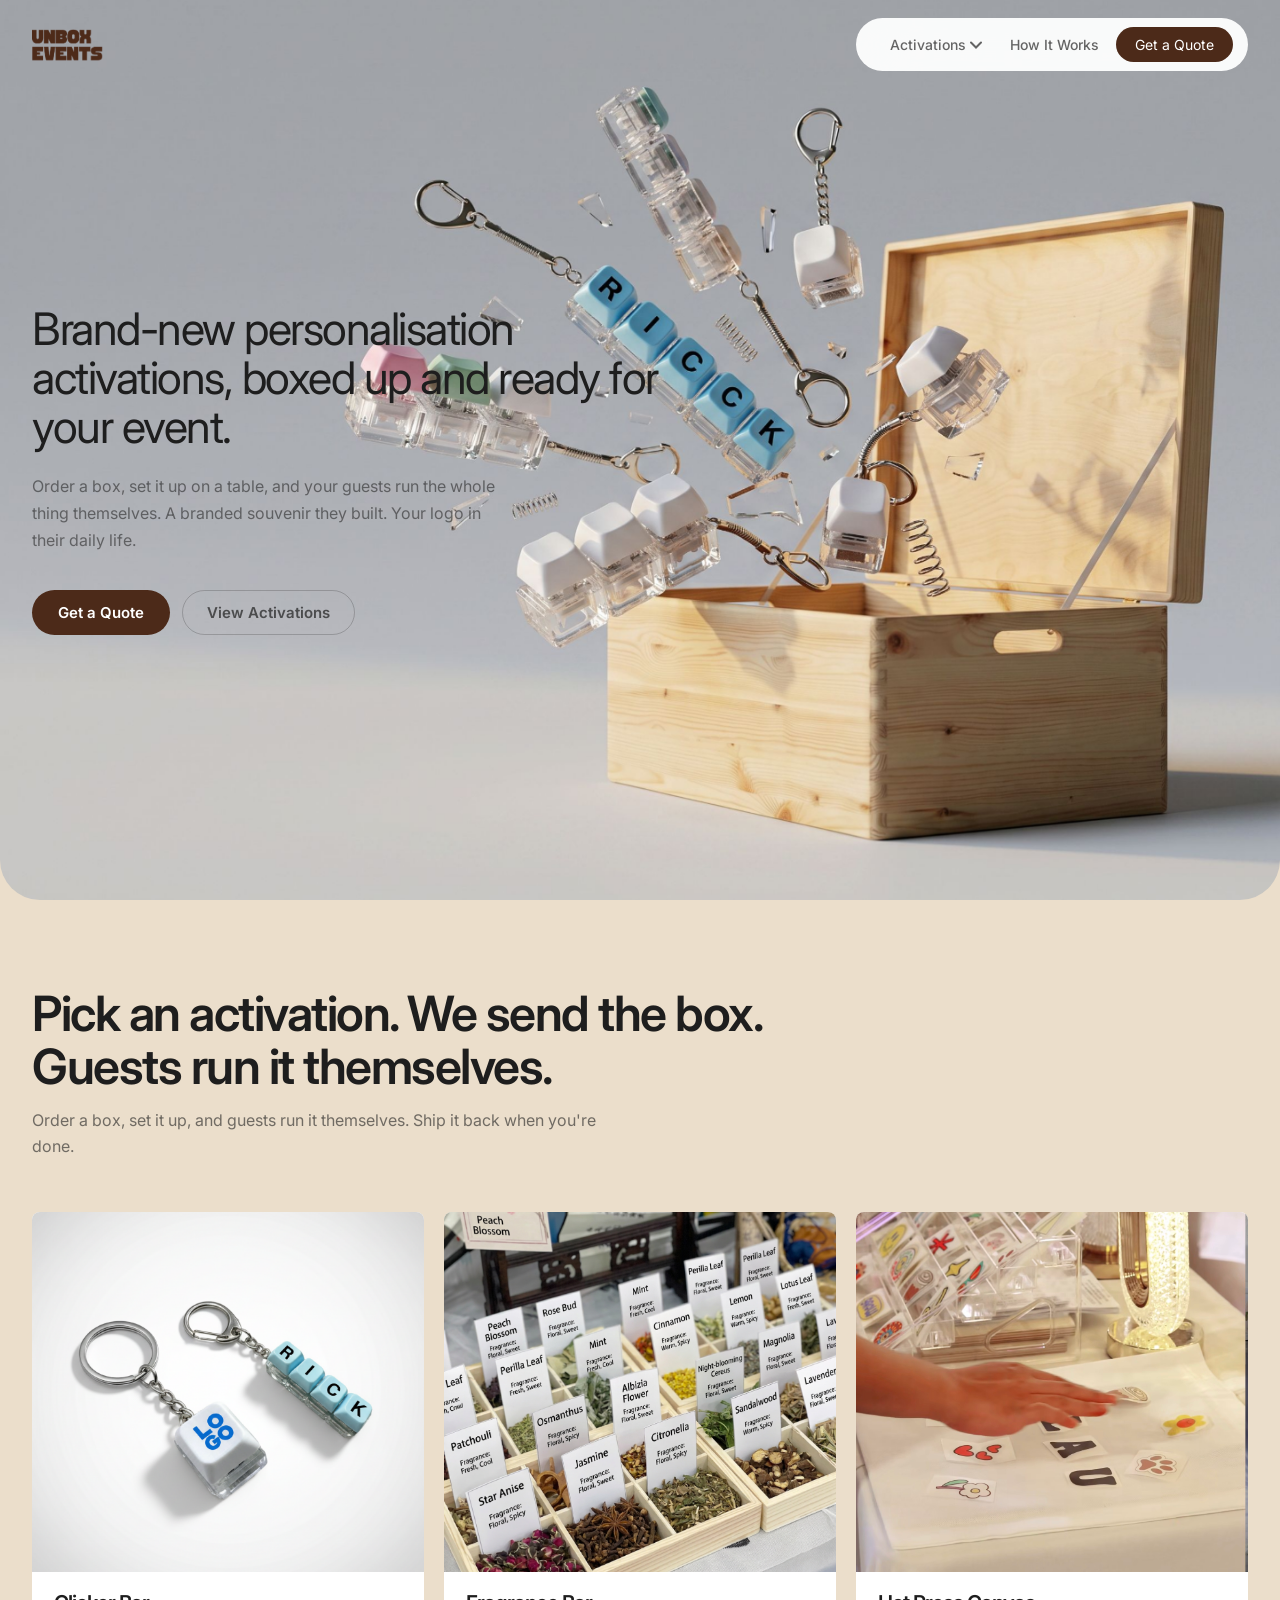
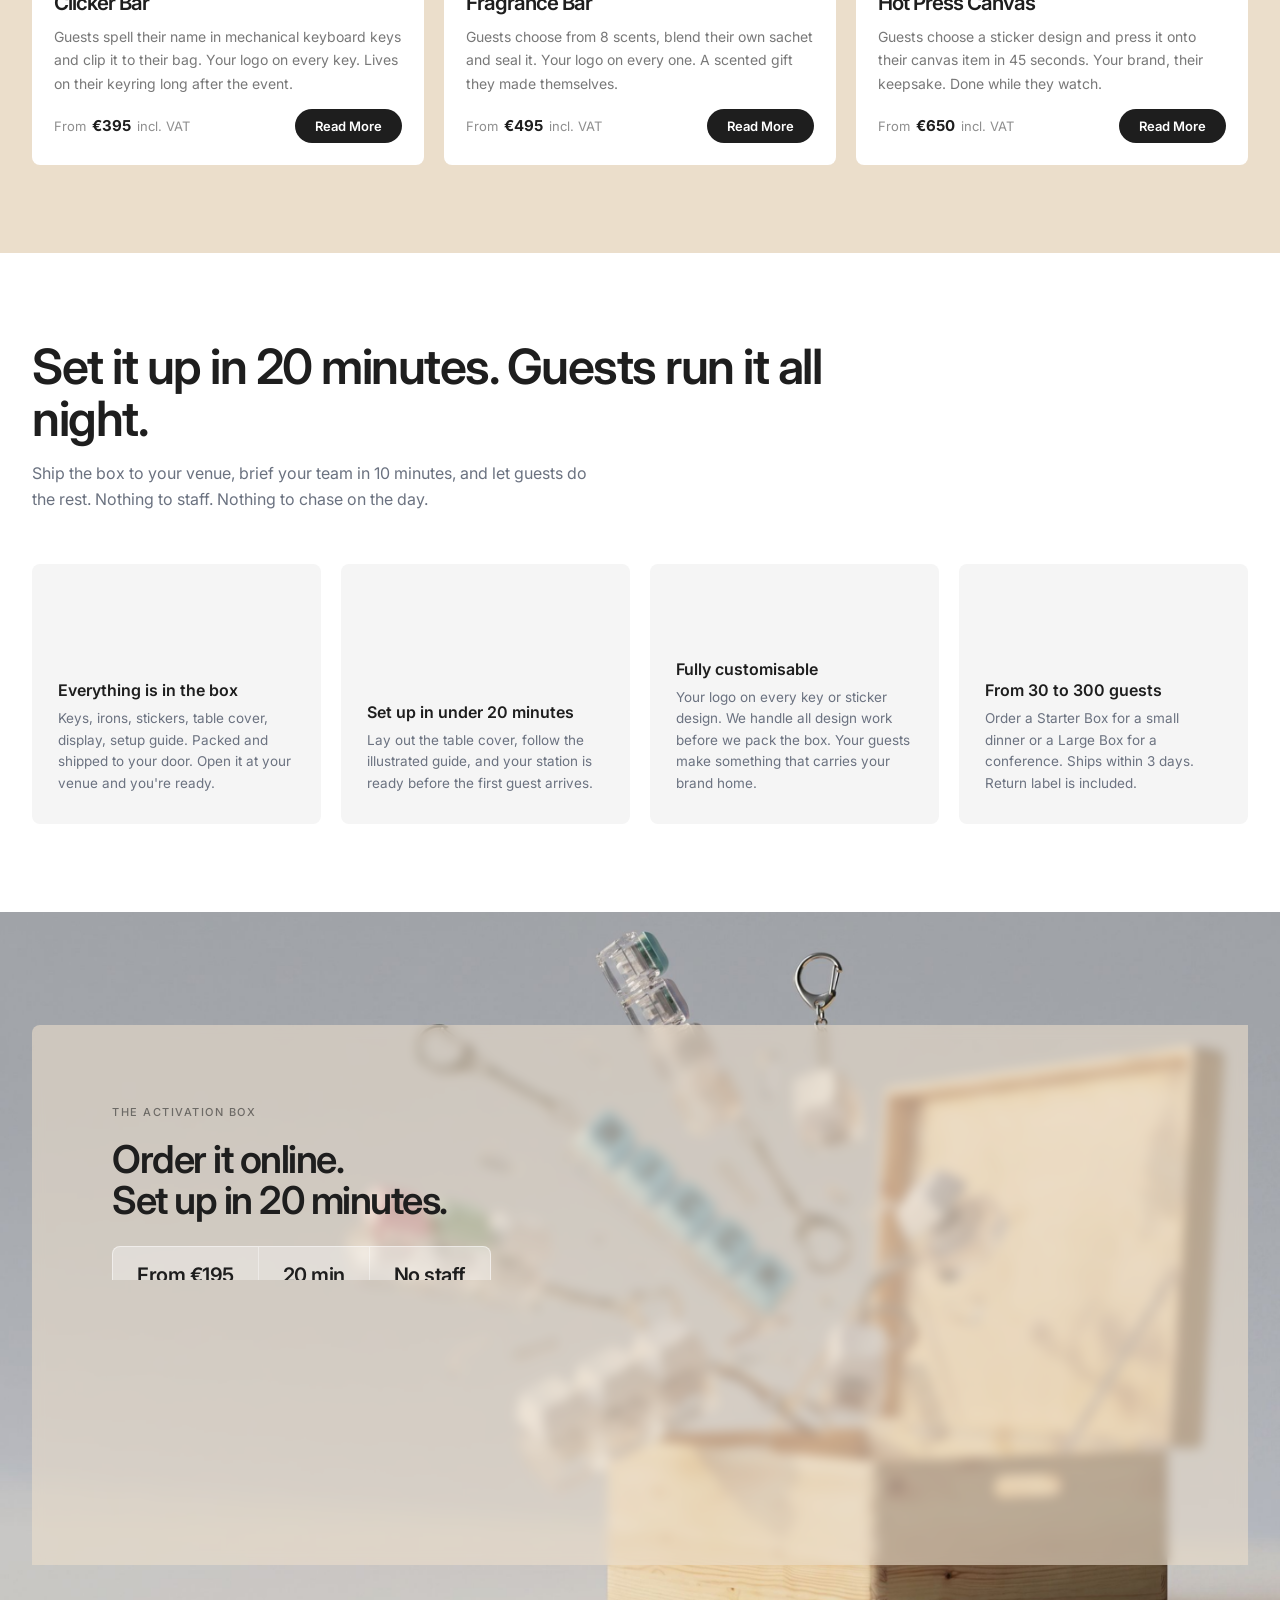
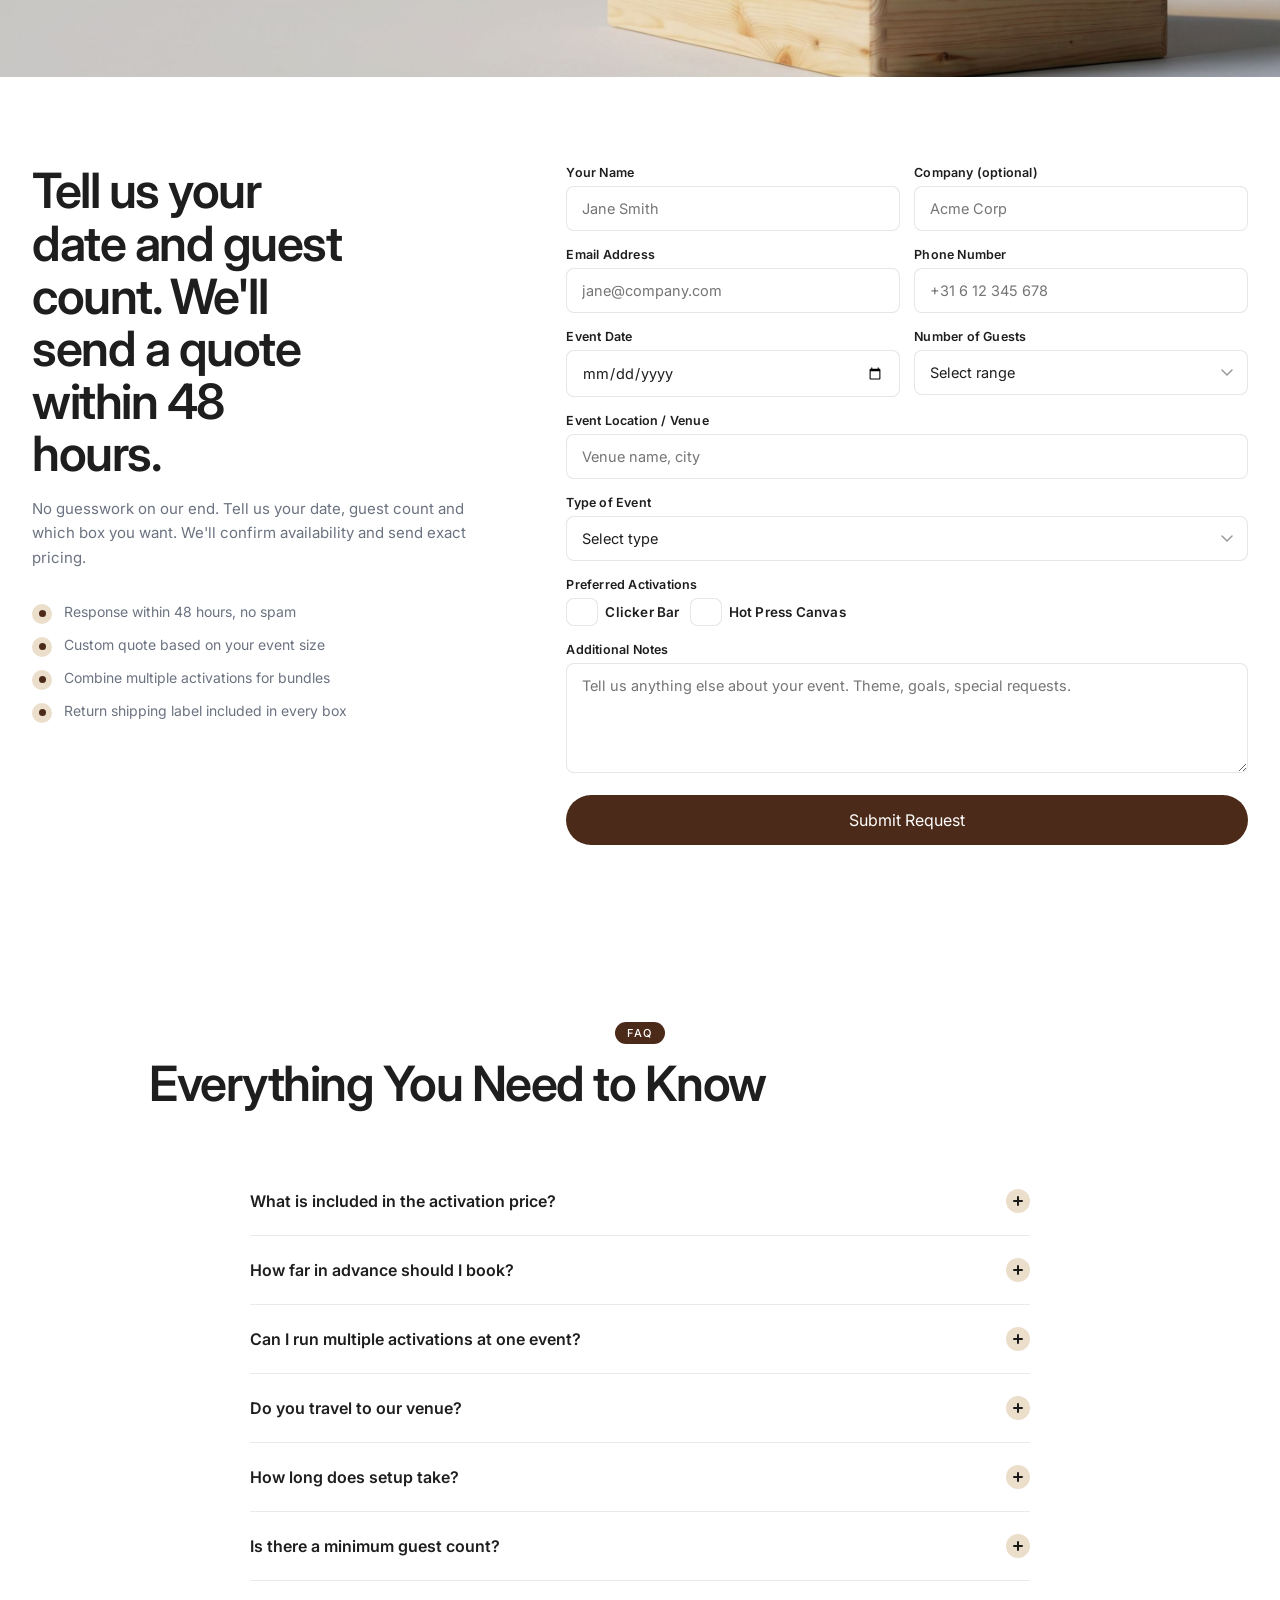
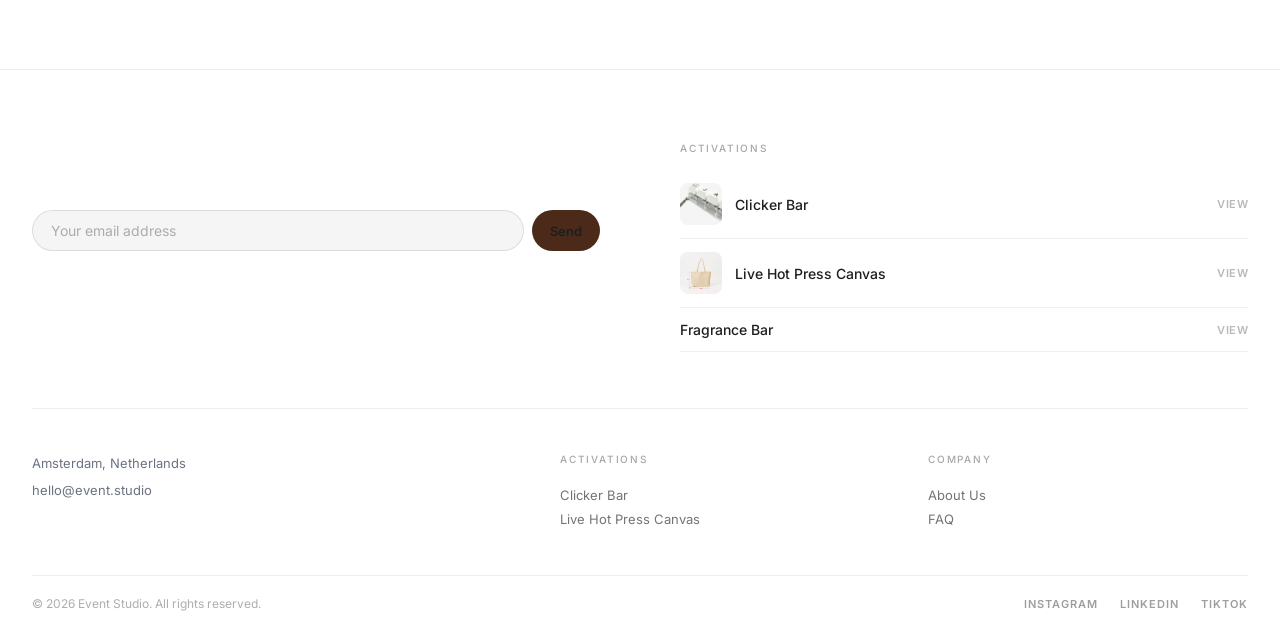
<file: index.html>
<!DOCTYPE html>
<html lang="en">
<head>
  <meta charset="UTF-8">
  <meta name="viewport" content="width=device-width, initial-scale=1">
  <title>Event Studio | Live Event Activations That Make Guests Talk</title>
  <meta name="description" content="Premium live event activations: Live Monogramming, Perfume Bar, Clicker Bar and Hot Press Canvas. Interactive experiences for corporate events, product launches and private celebrations.">
  <meta name="keywords" content="live event activation, interactive event experience, live monogramming, custom perfume bar, corporate event entertainment, personalized gifts event, event activation company, brand activation">
  <link rel="preconnect" href="https://fonts.googleapis.com">
  <link rel="preconnect" href="https://fonts.gstatic.com" crossorigin>
  <link href="https://fonts.googleapis.com/css2?family=Inter:wght@300;400;500;600;700;800;900&display=swap" rel="stylesheet">
  <link rel="stylesheet" href="style.css">
  <style>
    body { background: var(--lime-soft); }

    /* ── HERO ───────────────────────────────────────────────── */
    .hero {
      min-height: 100vh;
      background: url('images/hero-bg.png');
      background-size: cover;
      background-position: center;
      padding: 140px var(--pad) 100px;
      display: flex;
      align-items: center;
      border-radius: 0 0 40px 40px;
      position: relative;
      overflow: hidden;
    }
    .hero-inner {
      max-width: var(--mw);
      margin: 0 auto;
      width: 100%;
    }
    .hero-pill {
      display: inline-flex;
      align-items: center;
      gap: 7px;
      background: #4c2a19;
      border: 1px solid transparent;
      color: #fff;
      font-size: 12px;
      font-weight: 500;
      padding: 5px 14px;
      border-radius: var(--r-pill);
      margin-bottom: 26px;
      letter-spacing: 0.6px;
      text-transform: uppercase;
    }
    .hero h1 {
      font-size: clamp(28px, 3.5vw, 52px);
      font-weight: 400;
      color: var(--char);
      line-height: 1.1;
      letter-spacing: -1.5px;
      max-width: 640px;
      margin-bottom: 20px;
    }
    .hero-sub {
      font-size: 16px;
      color: rgba(30,30,30,0.55);
      max-width: 480px;
      line-height: 1.7;
      margin-bottom: 36px;
    }
    .hero-ctas { display: flex; align-items: center; gap: 12px; flex-wrap: wrap; }
    .hero .btn-outline {
      color: rgba(30,30,30,0.7);
      border-color: rgba(30,30,30,0.22);
    }
    .hero .btn-outline:hover {
      background: rgba(30,30,30,0.05);
      border-color: rgba(30,30,30,0.4);
    }

    /* ── ACTIVATIONS ────────────────────────────────────────── */
    .sec-act {
      background: var(--lime-soft);
      padding: 88px var(--pad);
    }
    .sec-act .sec-h2 { color: var(--char); }
    .sec-h2 { max-width: 70%; }
    .sec-act .sec-sub { color: rgba(30,30,30,0.6); }
    .sec-act .sec-badge-lime { color: rgba(30,30,30,0.5); }

    .cards-grid {
      display: grid;
      grid-template-columns: repeat(3, 1fr);
      gap: 20px;
    }
    .act-card {
      background: #fff;
      border-radius: 8px;
      overflow: hidden;
      display: flex;
      flex-direction: column;
      text-align: left;
      cursor: pointer;
      transition: transform .3s, box-shadow .3s;
    }
    .act-card:hover { transform: translateY(-4px); box-shadow: 0 20px 60px rgba(0,0,0,0.08); }
    .act-card-img-wrap { width: 100%; height: 360px; background: #F4F4F4; overflow: hidden; display: flex; align-items: center; justify-content: center; }
    .act-card-img-wrap img { width: 100%; height: 100%; object-fit: cover; }
    .act-card-body { padding: 20px 22px 22px; display: flex; flex-direction: column; flex: 1; width: 100%; }
    .act-cat-label { font-size: 10.5px; font-weight: 600; letter-spacing: 1.3px; text-transform: uppercase; color: var(--muted); margin-bottom: 12px; }
    .act-card h3 {
      font-size: clamp(17px, 1.6vw, 22px);
      font-weight: 600;
      color: var(--char);
      letter-spacing: -1px;
      line-height: 1.05;
      margin-bottom: 12px;
    }
    .act-card-desc {
      font-size: 14px;
      color: rgba(30,30,30,0.6);
      line-height: 1.65;
      flex: 1;
      margin-bottom: 14px;
    }
    .act-card-foot {
      display: flex;
      align-items: center;
      justify-content: space-between;
      width: 100%;
      gap: 12px;
      flex-wrap: wrap;
    }
    .act-price-from { font-size: 13px; color: rgba(30,30,30,0.50); line-height: 1.4; }
    .act-price-from strong { font-size: 15px; font-weight: 700; color: var(--char); margin: 0 2px; }
    .btn-act {
      display: inline-flex;
      align-items: center;
      gap: 5px;
      background: var(--char);
      color: #fff;
      font-size: 13px;
      font-weight: 600;
      padding: 9px 20px;
      border-radius: var(--r-pill);
      transition: background .2s;
      white-space: nowrap;
    }
    .btn-act:hover { background: #333; }

    /* ── WHY US ─────────────────────────────────────────────── */
    .sec-why { padding: 88px var(--pad); background: #fff; }
    .why-grid {
      display: grid;
      grid-template-columns: repeat(4, 1fr);
      gap: 20px;
      margin-top: 52px;
    }
    .why-item {
      background: var(--soft);
      border-radius: 8px;
      padding: 30px 26px;
      min-height: 260px;
      display: flex;
      flex-direction: column;
      justify-content: flex-end;
    }
    .why-item h4 { font-size: 16px; font-weight: 600; color: var(--char); margin-bottom: 8px; }
    .why-item p { font-size: 13.5px; color: var(--muted); line-height: 1.6; }

    /* ── TYPES ──────────────────────────────────────────────── */
    .sec-types {
      min-height: 85vh;
      padding: 48px var(--pad);
      background: url('images/hero-bg.png') center/cover;
      display: flex;
      align-items: center;
    }
    .type-card {
      border-radius: 8px;
      overflow: hidden;
      background: rgba(235,222,203,0.60);
      backdrop-filter: blur(6px);
      -webkit-backdrop-filter: blur(6px);
      max-width: var(--mw);
      width: 100%;
      margin: 0 auto;
    }
    .type-card-inner {
      display: flex;
      align-items: center;
      gap: 60px;
      padding: 72px 80px;
      min-height: 60vh;
    }
    .type-content { flex: 1; }
    .type-label {
      font-size: 11px;
      font-weight: 500;
      letter-spacing: 1.5px;
      text-transform: uppercase;
      color: rgba(30,30,30,0.55);
      margin-bottom: 20px;
    }
    .type-card h3 {
      font-size: clamp(28px, 3vw, 48px);
      font-weight: 600;
      letter-spacing: -1.5px;
      color: var(--char);
      line-height: 1.08;
      margin-bottom: 24px;
    }
    .type-stats-box {
      display: inline-flex;
      gap: 0;
      background: rgba(255,255,255,0.35);
      border: 1px solid rgba(255,255,255,0.5);
      border-radius: 8px;
      overflow: hidden;
      margin-bottom: 14px;
    }
    .type-stat {
      padding: 16px 24px;
      border-right: 1px solid rgba(255,255,255,0.4);
    }
    .type-stat:last-child { border-right: none; }
    .type-stat-val { font-size: 20px; font-weight: 600; color: var(--char); letter-spacing: -0.5px; }
    .type-stat-lbl { font-size: 11px; color: rgba(30,30,30,0.6); margin-top: 2px; }
    .type-card p {
      font-size: 15px;
      color: rgba(30,30,30,0.65);
      line-height: 1.65;
      max-width: 420px;
      margin-bottom: 32px;
    }
    .type-img-slot {
      width: 360px;
      flex-shrink: 0;
      display: flex;
      align-items: center;
      justify-content: center;
    }
    .type-img-slot img {
      max-width: 100%;
      height: auto;
      object-fit: contain;
      filter: drop-shadow(0 12px 40px rgba(0,0,0,0.20));
    }

    /* ── BOOK NOW ────────────────────────────────────────────── */
    .sec-book { padding: 88px var(--pad); background: #fff; }
    .book-inner {
      max-width: var(--mw); margin: 0 auto;
      display: grid; grid-template-columns: 1fr 1.5fr;
      gap: 80px; align-items: start;
    }
    .book-info p {
      font-size: 15px; color: var(--muted);
      line-height: 1.65; margin-top: 16px; margin-bottom: 32px;
    }
    .book-features { display: flex; flex-direction: column; gap: 12px; margin-top: 32px; }
    .book-feat {
      display: flex; align-items: flex-start; gap: 12px;
      font-size: 14px; color: var(--muted);
    }
    .book-feat-dot {
      width: 20px; height: 20px;
      background: var(--lime-soft);
      border-radius: 50%;
      flex-shrink: 0; margin-top: 1px;
      display: flex; align-items: center; justify-content: center;
    }
    .book-feat-dot::after {
      content: ''; display: block;
      width: 7px; height: 7px;
      background: var(--lime);
      border-radius: 50%;
    }
    .book-form { display: flex; flex-direction: column; gap: 16px; }
    .form-row { display: grid; grid-template-columns: 1fr 1fr; gap: 14px; }
    .fg { display: flex; flex-direction: column; gap: 6px; }
    .fg label { font-size: 12.5px; font-weight: 600; color: var(--char); letter-spacing: 0.2px; }
    .fg input, .fg select, .fg textarea {
      padding: 13px 15px;
      border: 1.5px solid rgba(30,30,30,0.11);
      border-radius: 8px;
      font-size: 14.5px;
      font-family: 'Inter', sans-serif;
      color: var(--char);
      background: #fff;
      transition: border-color .2s;
      -webkit-appearance: none;
    }
    .fg input:focus, .fg select:focus, .fg textarea:focus { outline: none; border-color: var(--lime); }
    .fg textarea { resize: vertical; min-height: 110px; }
    .fg select {
      background-image: url("data:image/svg+xml,%3Csvg xmlns='http://www.w3.org/2000/svg' width='12' height='8' viewBox='0 0 12 8'%3E%3Cpath d='M1 1l5 5 5-5' stroke='%23999' stroke-width='1.5' fill='none' stroke-linecap='round'/%3E%3C/svg%3E");
      background-repeat: no-repeat;
      background-position: right 14px center;
      padding-right: 36px;
    }
    .checkbox-group { display: flex; flex-wrap: wrap; gap: 10px; }
    .checkbox-item { display: flex; align-items: center; gap: 7px; cursor: pointer; }
    .checkbox-item input[type="checkbox"] { width: 16px; height: 16px; accent-color: var(--lime); cursor: pointer; }
    .checkbox-item span { font-size: 13.5px; color: var(--char); }
    .btn-submit {
      background: var(--lime);
      color: #fff;
      font-weight: 400;
      font-size: 16px;
      padding: 15px 28px;
      border-radius: var(--r-pill);
      border: none;
      cursor: pointer;
      width: 100%;
      transition: background .2s, transform .2s;
      margin-top: 6px;
      font-family: 'Inter', sans-serif;
    }
    .btn-submit:hover { background: var(--lime-lt); transform: translateY(-1px); }

    /* ── FAQ ─────────────────────────────────────────────────── */
    .sec-faq { padding: 88px var(--pad); background: #fff; }
    .sec-faq .sec-hdr { text-align: center; }
    .faq-wrap { max-width: 780px; margin: 56px auto 0; }
    .faq-item { border-bottom: 1px solid rgba(30,30,30,0.09); }
    .faq-q {
      display: flex; justify-content: space-between; align-items: center;
      gap: 20px; cursor: pointer; padding: 22px 0;
    }
    .faq-q-text { font-size: 16px; font-weight: 600; color: var(--char); }
    .faq-icon {
      width: 24px; height: 24px; flex-shrink: 0;
      background: var(--lime-soft); border-radius: 50%;
      display: flex; align-items: center; justify-content: center;
      transition: background .2s, transform .3s;
    }
    .faq-icon svg { width: 12px; height: 12px; }
    .faq-item.open .faq-icon { background: var(--lime); transform: rotate(45deg); }
    .faq-a {
      font-size: 14.5px; color: var(--muted);
      line-height: 1.68; max-height: 0;
      overflow: hidden;
      transition: max-height .35s ease, padding .35s ease;
    }
    .faq-item.open .faq-a { max-height: 280px; padding-bottom: 22px; }

    /* ── RESPONSIVE ─────────────────────────────────────────── */
    @media (max-width: 900px) {
      .cards-grid { grid-template-columns: repeat(2, 1fr); }
      .why-grid { grid-template-columns: repeat(2, 1fr); }
    }
    @media (max-width: 900px) {
      .hero { padding: 120px var(--pad) 80px; }
    }
    @media (max-width: 768px) {
      .hero { min-height: 85vh; padding: 110px 5vw 70px; border-radius: 0 0 28px 28px; }
      .cards-grid { grid-template-columns: 1fr; gap: 12px; }
      .why-grid { grid-template-columns: 1fr; gap: 14px; }
      .sec-types { min-height: unset; padding: 32px 5vw; }
      .type-card-inner { flex-direction: column; gap: 32px; padding: 36px 28px 40px; min-height: unset; }
      .type-img-slot { width: 200px; }
      .type-stats-box { flex-wrap: wrap; }
      .book-inner { grid-template-columns: 1fr; gap: 40px; }
      .form-row { grid-template-columns: 1fr; }
      .sec-act, .sec-why, .sec-types, .sec-book, .sec-faq { padding: 64px 5vw; }
      .sec-types { padding-top: 0; }
      .act-card:hover { transform: none; box-shadow: none; }
    }
  </style>
</head>
<body>

<nav class="nav" id="mainNav">
  <a href="index.html" class="nav-logo"><img src="images/logo.png" alt="Unbox Events"></a>
  <div class="nav-inner">
    <div class="nav-links">
      <div class="nav-drop">
        <button class="nav-drop-btn">
          Activations
          <svg class="chevron" viewBox="0 0 12 8" fill="none" stroke="currentColor" stroke-width="2" stroke-linecap="round"><path d="M1 1.5l5 5 5-5"/></svg>
        </button>
        <div class="nav-dropdown">
          <div class="nav-dropdown-menu">
            <a href="clicker-bar.html">Clicker Bar</a>
            <a href="live-hot-press.html">Live Hot Press Canvas</a><a href="fragrance-bar.html">Fragrance Bar</a>
          </div>
        </div>
      </div>
      
      <a href="pricing.html" class="nav-link">How It Works</a>
    </div>
    <a href="book.html" class="btn-quote">Get a Quote</a>
    <button class="hamburger" id="hamburger" aria-label="Open menu"><span></span><span></span></button>
  </div>
</nav>

<div class="mobile-overlay" id="mobileOverlay">
  <div class="mob-top">
    <a href="index.html" class="mob-logo"><img src="images/logo.png" alt="Unbox Events"></a>
    <button class="mob-close" id="mobClose">
      <svg viewBox="0 0 14 14" fill="none" stroke="currentColor" stroke-width="2.5" stroke-linecap="round"><path d="M1 1l12 12M13 1L1 13"/></svg>
    </button>
  </div>
  <div class="mob-panel">
    <a href="clicker-bar.html" class="mob-item">
      <div class="mob-item-img"><img src="images/img-card-clicker.png" alt="Clicker Bar"></div>
      <div class="mob-item-info"><span class="mob-item-cat">Activation</span><span class="mob-item-name">Clicker Bar</span></div>
    </a>
    <a href="live-hot-press.html" class="mob-item">
      <div class="mob-item-img"><img src="images/hot-03-tote-bag.png" alt="Live Hot Press Canvas"></div>
      <div class="mob-item-info"><span class="mob-item-cat">Activation</span><span class="mob-item-name">Live Hot Press Canvas</span></div>
    </a>
    <a href="fragrance-bar.html" class="mob-item"><div class="mob-item-img"><img src="images/frag-hero.jpg" alt="Fragrance Bar"></div><div class="mob-item-info"><span class="mob-item-cat">Activation</span><span class="mob-item-name">Fragrance Bar</span></div></a>
  </div>
  <div class="mob-nav-links">
    
    <a href="pricing.html" class="mob-nav-text">How It Works</a>
    <a href="index.html#faq" class="mob-nav-text">FAQ</a>
  </div>
  <a href="book.html" class="mob-quote">Get a Quote</a>
</div>

<section class="hero">
  <div class="hero-inner">
    <div class="hero-text">
      <h1>Brand-new personalisation activations, boxed up and ready for your event.</h1>
      <p class="hero-sub">Order a box, set it up on a table, and your guests run the whole thing themselves. A branded souvenir they built. Your logo in their daily life.</p>
      <div class="hero-ctas">
        <a href="book.html" class="btn-primary">Get a Quote</a>
        <a href="#activations" class="btn-outline">View Activations</a>
      </div>
    </div>
  </div>
</section>

<section class="sec-act" id="activations">
  <div class="sec-inner">
    <div class="sec-hdr reveal">
      <h2 class="sec-h2">Pick an activation. We send the box. Guests run it themselves.</h2>
      <p class="sec-sub">Order a box, set it up, and guests run it themselves. Ship it back when you're done.</p>
    </div>
    <div class="cards-grid">
      <a href="clicker-bar.html" class="act-card reveal">
        <div class="act-card-img-wrap">
          <img src="images/img-clicker-hero.png" alt="Clicker Bar keyboard keychain">
        </div>
        <div class="act-card-body">
          
          <h3>Clicker Bar</h3>
          <p class="act-card-desc">Guests spell their name in mechanical keyboard keys and clip it to their bag. Your logo on every key. Lives on their keyring long after the event.</p>
          <div class="act-card-foot">
            <div class="act-price-from">From <strong>€395</strong> incl. VAT</div>
            <span class="btn-act">Read More</span>
          </div>
        </div>
      </a>
      <a href="fragrance-bar.html" class="act-card reveal">
        <div class="act-card-img-wrap">
          <img src="images/frag-hero.jpg" alt="Fragrance Bar activation">
        </div>
        <div class="act-card-body">
          <h3>Fragrance Bar</h3>
          <p class="act-card-desc">Guests choose from 8 scents, blend their own sachet and seal it. Your logo on every one. A scented gift they made themselves.</p>
          <div class="act-card-foot">
            <div class="act-price-from">From <strong>€495</strong> incl. VAT</div>
            <span class="btn-act">Read More</span>
          </div>
        </div>
      </a>
      <a href="live-hot-press.html" class="act-card reveal">
        <div class="act-card-img-wrap">
          <img src="images/hot-press-hero.jpg" alt="Hot Press Canvas activation">
        </div>
        <div class="act-card-body">
          
          <h3>Hot Press Canvas</h3>
          <p class="act-card-desc">Guests choose a sticker design and press it onto their canvas item in 45 seconds. Your brand, their keepsake. Done while they watch.</p>
          <div class="act-card-foot">
            <div class="act-price-from">From <strong>€650</strong> incl. VAT</div>
            <span class="btn-act">Read More</span>
          </div>
        </div>
      </a>
    </div>
  </div>
</section>

<section class="sec-why">
  <div class="sec-inner">
    <div class="sec-hdr reveal">
      <h2 class="sec-h2">Set it up in 20 minutes. Guests run it all night.</h2>
      <p class="sec-sub">Ship the box to your venue, brief your team in 10 minutes, and let guests do the rest. Nothing to staff. Nothing to chase on the day.</p>
    </div>
    <div class="why-grid">
      <div class="why-item reveal">
        <h4>Everything is in the box</h4>
        <p>Keys, irons, stickers, table cover, display, setup guide. Packed and shipped to your door. Open it at your venue and you're ready.</p>
      </div>
      <div class="why-item reveal">
        <h4>Set up in under 20 minutes</h4>
        <p>Lay out the table cover, follow the illustrated guide, and your station is ready before the first guest arrives.</p>
      </div>
      <div class="why-item reveal">
        <h4>Fully customisable</h4>
        <p>Your logo on every key or sticker design. We handle all design work before we pack the box. Your guests make something that carries your brand home.</p>
      </div>
      <div class="why-item reveal">
        <h4>From 30 to 300 guests</h4>
        <p>Order a Starter Box for a small dinner or a Large Box for a conference. Ships within 3 days. Return label is included.</p>
      </div>
    </div>
  </div>
</section>

<section class="sec-types">
  <div class="type-card reveal">
    <div class="type-card-inner">
      <div class="type-content">
        <div class="type-label">The Activation Box</div>
        <h3>Order it online.<br>Set up in 20 minutes.</h3>
        <div class="type-stats-box">
          <div class="type-stat"><div class="type-stat-val">From €195</div><div class="type-stat-lbl">Starter box</div></div>
          <div class="type-stat"><div class="type-stat-val">20 min</div><div class="type-stat-lbl">Setup time</div></div>
          <div class="type-stat"><div class="type-stat-val">No staff</div><div class="type-stat-lbl">Self-serve</div></div>
        </div>
        <p>We design your keys or stickers, pack everything and ship via PostNL. Your guests run the station themselves. Return the box after with the label already inside.</p>
        <a href="book.html" class="btn-dark">Get a Quote</a>
      </div>
      <div class="type-img-slot">
        <img src="images/img-card-clicker.png" alt="The Activation Box">
      </div>
    </div>
  </div>
</section>

<section class="sec-book" id="book">
  <div class="book-inner">
    <div class="book-info reveal">
      <h2 class="sec-h2">Tell us your date and guest count. We'll send a quote within 48 hours.</h2>
      <p>No guesswork on our end. Tell us your date, guest count and which box you want. We'll confirm availability and send exact pricing.</p>
      <div class="book-features">
        <div class="book-feat"><div class="book-feat-dot"></div><span>Response within 48 hours, no spam</span></div>
        <div class="book-feat"><div class="book-feat-dot"></div><span>Custom quote based on your event size</span></div>
        <div class="book-feat"><div class="book-feat-dot"></div><span>Combine multiple activations for bundles</span></div>
        <div class="book-feat"><div class="book-feat-dot"></div><span>Return shipping label included in every box</span></div>
      </div>
    </div>
    <form class="book-form reveal" id="bookForm">
      <div class="form-row">
        <div class="fg"><label for="fname">Your Name</label><input type="text" id="fname" placeholder="Jane Smith" required></div>
        <div class="fg"><label for="company">Company (optional)</label><input type="text" id="company" placeholder="Acme Corp"></div>
      </div>
      <div class="form-row">
        <div class="fg"><label for="email">Email Address</label><input type="email" id="email" placeholder="jane@company.com" required></div>
        <div class="fg"><label for="phone">Phone Number</label><input type="tel" id="phone" placeholder="+31 6 12 345 678"></div>
      </div>
      <div class="form-row">
        <div class="fg"><label for="event-date">Event Date</label><input type="date" id="event-date" required></div>
        <div class="fg"><label for="guests">Number of Guests</label>
          <select id="guests">
            <option value="">Select range</option>
            <option>Under 50</option>
            <option>50 to 150</option>
            <option>150 to 300</option>
            <option>300 to 500</option>
            <option>500 plus</option>
          </select>
        </div>
      </div>
      <div class="fg"><label for="location">Event Location / Venue</label><input type="text" id="location" placeholder="Venue name, city"></div>
      <div class="fg"><label for="event-type">Type of Event</label>
        <select id="event-type">
          <option value="">Select type</option>
          <option>Corporate Event</option>
          <option>Product Launch</option>
          <option>Private Party / Birthday</option>
          <option>Wedding</option>
          <option>Trade Show / Expo</option>
          <option>Team Event</option>
          <option>Other</option>
        </select>
      </div>
      <div class="fg">
        <label>Preferred Activations</label>
        <div class="checkbox-group">
          <label class="checkbox-item"><input type="checkbox" name="act" value="clicker"><span>Clicker Bar</span></label>
          <label class="checkbox-item"><input type="checkbox" name="act" value="hotpress"><span>Hot Press Canvas</span></label>
        </div>
      </div>
      <div class="fg"><label for="message">Additional Notes</label><textarea id="message" placeholder="Tell us anything else about your event. Theme, goals, special requests."></textarea></div>
      <button type="submit" class="btn-submit" id="submitBtn">Submit Request</button>
    </form>
  </div>
</section>

<section class="sec-faq" id="faq">
  <div class="sec-inner">
    <div class="sec-hdr reveal">
      <div class="sec-badge">FAQ</div>
      <h2 class="sec-h2">Everything You Need to Know</h2>
    </div>
    <div class="faq-wrap">
      <div class="faq-item">
        <div class="faq-q"><span class="faq-q-text">What is included in the activation price?</span><div class="faq-icon"><svg viewBox="0 0 12 12" fill="none" stroke="currentColor" stroke-width="2" stroke-linecap="round"><path d="M6 2v8M2 6h8"/></svg></div></div>
        <div class="faq-a">Everything in the box. Your order includes all keys or stickers, the equipment, branded table cover, setup guide and a prepaid PostNL return label. For Full Service bookings, the on-site specialist, setup and breakdown are also included.</div>
      </div>
      <div class="faq-item">
        <div class="faq-q"><span class="faq-q-text">How far in advance should I book?</span><div class="faq-icon"><svg viewBox="0 0 12 12" fill="none" stroke="currentColor" stroke-width="2" stroke-linecap="round"><path d="M6 2v8M2 6h8"/></svg></div></div>
        <div class="faq-a">Order at least 7 days before your event so we have time to design and pack your box. For peak seasons (April to June, September to November) we recommend 3 to 4 weeks. Last-minute? Call us directly and we will see what we can do.</div>
      </div>
      <div class="faq-item">
        <div class="faq-q"><span class="faq-q-text">Can I run multiple activations at one event?</span><div class="faq-icon"><svg viewBox="0 0 12 12" fill="none" stroke="currentColor" stroke-width="2" stroke-linecap="round"><path d="M6 2v8M2 6h8"/></svg></div></div>
        <div class="faq-a">Yes. Order both boxes and run two stations side by side. Guests can do both. We offer a discount on combined orders. Ask about it in the form.</div>
      </div>
      <div class="faq-item">
        <div class="faq-q"><span class="faq-q-text">Do you travel to our venue?</span><div class="faq-icon"><svg viewBox="0 0 12 12" fill="none" stroke="currentColor" stroke-width="2" stroke-linecap="round"><path d="M6 2v8M2 6h8"/></svg></div></div>
        <div class="faq-a">For Activation Box orders, we ship directly to your venue via PostNL. For Full Service bookings, our team travels to your location. A travel surcharge may apply outside our standard area and will be noted clearly in your quote.</div>
      </div>
      <div class="faq-item">
        <div class="faq-q"><span class="faq-q-text">How long does setup take?</span><div class="faq-icon"><svg viewBox="0 0 12 12" fill="none" stroke="currentColor" stroke-width="2" stroke-linecap="round"><path d="M6 2v8M2 6h8"/></svg></div></div>
        <div class="faq-a">The Activation Box sets up in about 20 minutes. Lay out the table cover, arrange the items using the included guide, and you are ready. For Full Service bookings, our team arrives 60 to 90 minutes early.</div>
      </div>
      <div class="faq-item">
        <div class="faq-q"><span class="faq-q-text">Is there a minimum guest count?</span><div class="faq-icon"><svg viewBox="0 0 12 12" fill="none" stroke="currentColor" stroke-width="2" stroke-linecap="round"><path d="M6 2v8M2 6h8"/></svg></div></div>
        <div class="faq-a">No minimum. The Starter Box works well from 20 guests. The Popular Box is sized for up to 75. Tell us your guest count in the quote form and we will recommend the right size.</div>
      </div>
    </div>
  </div>
</section>

<footer>
  <div class="foot-top">
    <div class="foot-nl">
      <div class="foot-nl-heading">Stay inspired.</div>
      <p>Event ideas for planners, once a month. No spam.</p>
      <form class="nl-form" id="nlForm">
        <input type="email" placeholder="Your email address" required>
        <button type="submit">Send</button>
      </form>
    </div>
    <div class="foot-acts">
      <div class="foot-acts-label">Activations</div>
      <ul class="foot-act-list">
        <li><a href="clicker-bar.html"><div class="foot-act-left"><img src="images/img-card-clicker.png" alt="Clicker Bar" class="foot-act-thumb">Clicker Bar</div><span class="foot-act-arrow">VIEW</span></a></li>
        <li><a href="live-hot-press.html"><div class="foot-act-left"><img src="images/hot-03-tote-bag.png" alt="Live Hot Press Canvas" class="foot-act-thumb">Live Hot Press Canvas</div><span class="foot-act-arrow">VIEW</span></a></li>
        <li><a href="fragrance-bar.html"><div class="foot-act-left">Fragrance Bar</div><span class="foot-act-arrow">VIEW</span></a></li>
      </ul>
    </div>
  </div>
  <div class="foot-mid">
    <div class="foot-mid-info"><p>Amsterdam, Netherlands</p><p>hello@event.studio</p></div>
    <div>
      <div class="foot-col-label">Activations</div>
      <div class="foot-col-links">
        <a href="clicker-bar.html">Clicker Bar</a>
        <a href="live-hot-press.html">Live Hot Press Canvas</a>
      </div>
    </div>
    <div>
      <div class="foot-col-label">Company</div>
      <div class="foot-col-links">
        
        <a href="about.html">About Us</a>
        <a href="#faq">FAQ</a>
      </div>
    </div>
  </div>
  <div class="foot-bottom">
    <p>© 2026 Event Studio. All rights reserved.</p>
    <div class="foot-socials">
      <a href="#">Instagram</a>
      <a href="#">LinkedIn</a>
      <a href="#">TikTok</a>
    </div>
  </div>
</footer>

<script>
  const ham = document.getElementById('hamburger');
  const overlay = document.getElementById('mobileOverlay');
  const mobClose = document.getElementById('mobClose');
  ham.addEventListener('click', () => { ham.classList.add('open'); overlay.classList.add('open'); });
  if (mobClose) mobClose.addEventListener('click', () => { ham.classList.remove('open'); overlay.classList.remove('open'); });
  overlay.querySelectorAll('a').forEach(a => a.addEventListener('click', () => { ham.classList.remove('open'); overlay.classList.remove('open'); }));

  const reveals = document.querySelectorAll('.reveal');
  const io = new IntersectionObserver(entries => {
    entries.forEach(e => { if (e.isIntersecting) { e.target.classList.add('visible'); io.unobserve(e.target); } });
  }, { threshold: 0.12 });
  reveals.forEach(r => io.observe(r));

  document.querySelectorAll('.faq-q').forEach(q => {
    q.addEventListener('click', () => {
      const item = q.closest('.faq-item');
      const wasOpen = item.classList.contains('open');
      document.querySelectorAll('.faq-item.open').forEach(i => i.classList.remove('open'));
      if (!wasOpen) item.classList.add('open');
    });
  });

  const bookForm = document.getElementById('bookForm');
  if (bookForm) {
    bookForm.addEventListener('submit', e => {
      e.preventDefault();
      const btn = document.getElementById('submitBtn');
      btn.textContent = 'Request Sent';
      btn.style.background = '#1E1E1E';
      btn.style.color = '#fff';
      btn.disabled = true;
    });
  }
  const nlForm = document.getElementById('nlForm');
  if (nlForm) {
    nlForm.addEventListener('submit', e => {
      e.preventDefault();
      const btn = nlForm.querySelector('button');
      btn.textContent = 'Sent';
      btn.disabled = true;
    });
  }
</script>
</body>
</html>
</file>
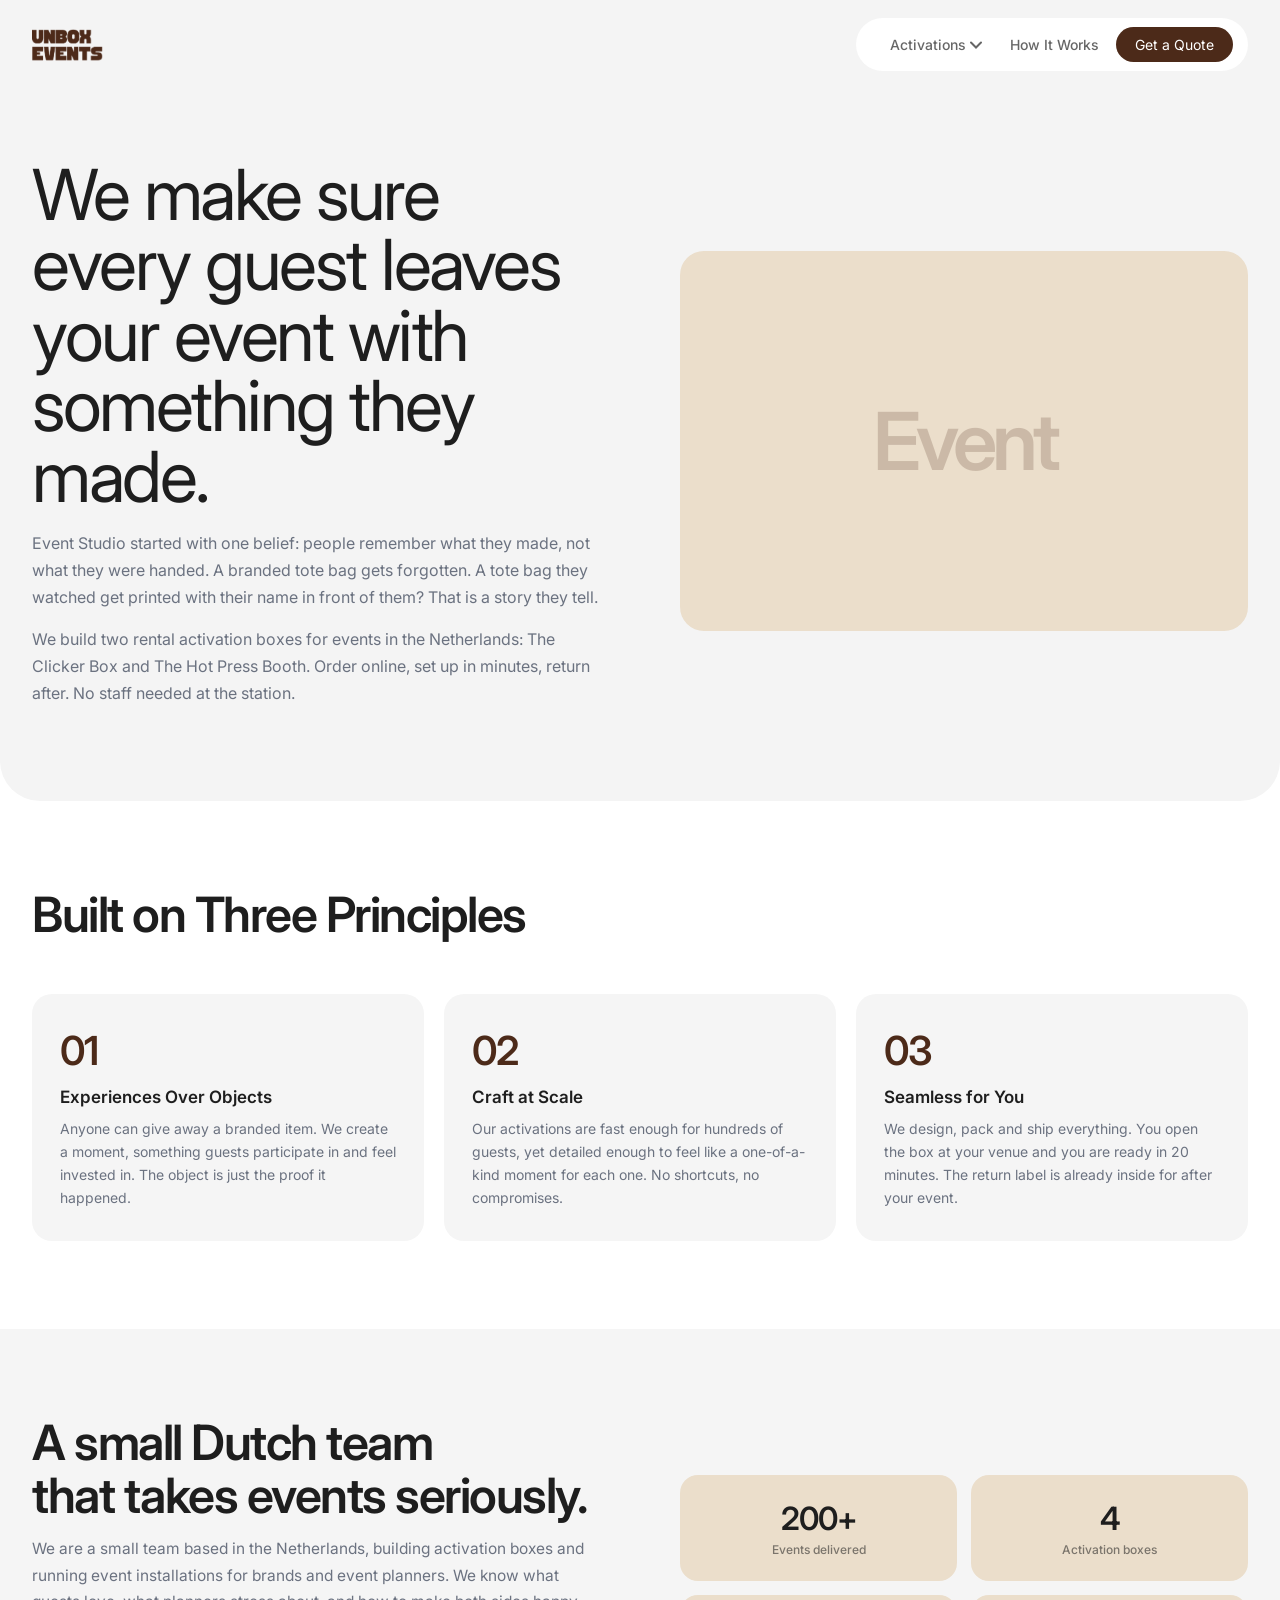
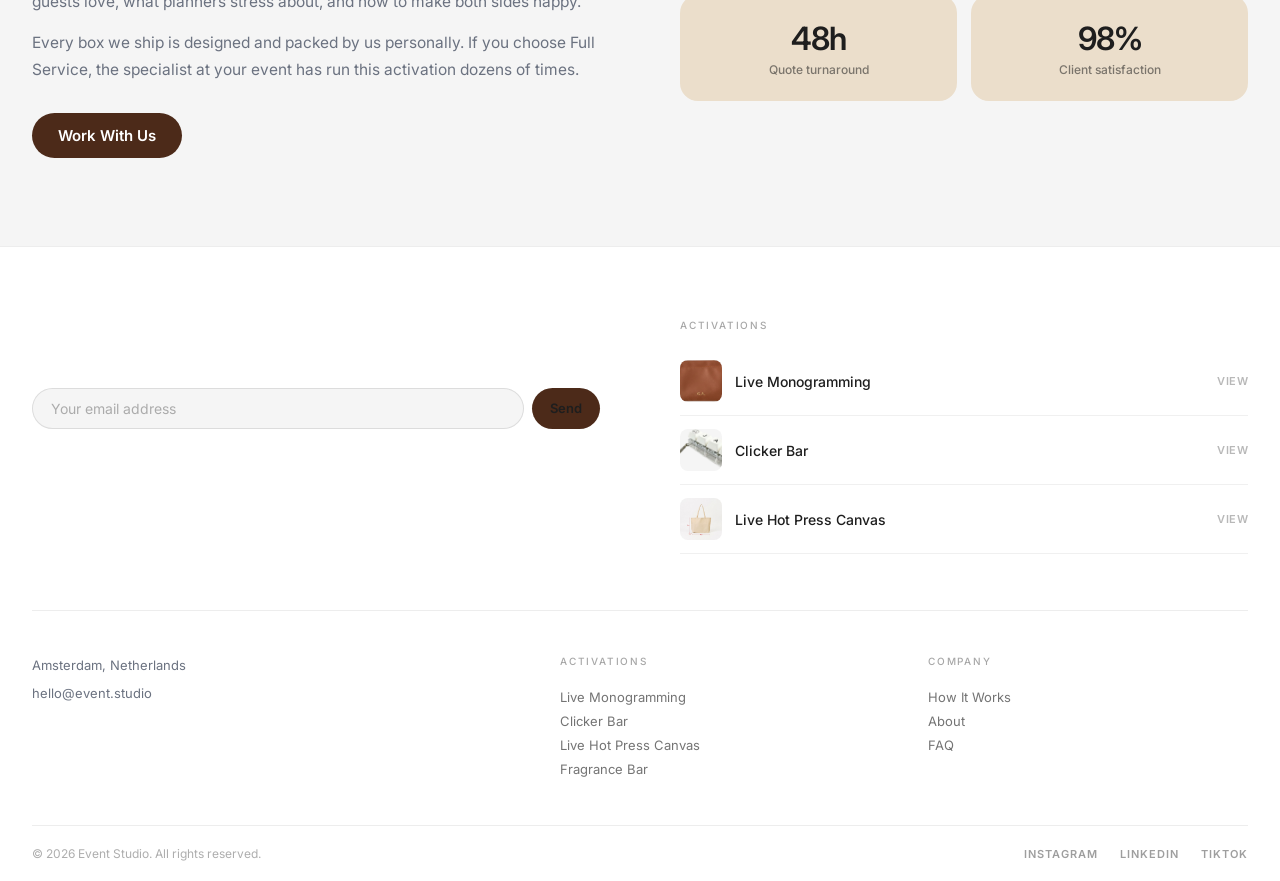
<file: about.html>
<!DOCTYPE html>
<html lang="en">
<head>
  <meta charset="UTF-8">
  <meta name="viewport" content="width=device-width, initial-scale=1">
  <title>About | Event Studio</title>
  <meta name="description" content="We are a live event activation studio specializing in personalized interactive experiences: monogramming, perfume bars, clicker keychains and hot press canvas.">
  <link rel="preconnect" href="https://fonts.googleapis.com">
  <link rel="preconnect" href="https://fonts.gstatic.com" crossorigin>
  <link href="https://fonts.googleapis.com/css2?family=Inter:wght@300;400;500;600;700;800;900&display=swap" rel="stylesheet">
  <link rel="stylesheet" href="style.css">
  <style>
    .page-hero { background: #F4F4F4; padding: 160px var(--pad) 80px; border-radius: 0 0 40px 40px; }
    .page-hero-inner { max-width: var(--mw); margin: 0 auto; display: grid; grid-template-columns: 1fr 1fr; gap: 80px; align-items: center; }
    .page-hero h1 { font-size: clamp(38px,5.5vw,80px); font-weight: 400; letter-spacing: -2.5px; color: var(--char); line-height: 1.0; margin-bottom: 18px; }
    .page-hero p { font-size: 16px; color: var(--muted); line-height: 1.7; margin-bottom: 14px; }
    .hero-visual { background: var(--lime-soft); border-radius: 24px; height: 380px; display: flex; align-items: center; justify-content: center; }
    .hero-visual-text { font-size: 80px; font-weight: 600; color: rgba(76,42,25,0.20); letter-spacing: -5px; }

    .sec-values { padding: 88px var(--pad); background: #fff; }
    .values-grid { display: grid; grid-template-columns: repeat(3, 1fr); gap: 20px; margin-top: 52px; }
    .value-card { background: var(--soft); border-radius: 20px; padding: 32px 28px; }
    .value-num { font-size: 40px; font-weight: 600; color: var(--lime); letter-spacing: -2px; margin-bottom: 12px; }
    .value-card h4 { font-size: 17px; font-weight: 600; color: var(--char); margin-bottom: 10px; }
    .value-card p { font-size: 14px; color: var(--muted); line-height: 1.65; }

    .sec-team { padding: 88px var(--pad); background: var(--soft); }
    .team-inner { max-width: var(--mw); margin: 0 auto; display: grid; grid-template-columns: 1fr 1fr; gap: 80px; align-items: center; }
    .team-text p { font-size: 15.5px; color: var(--muted); line-height: 1.72; margin-bottom: 14px; }
    .team-text a { display: inline-block; margin-top: 16px; }
    .team-grid-visual { display: grid; grid-template-columns: 1fr 1fr; gap: 14px; }
    .team-vis-item { background: var(--lime-soft); border-radius: 18px; padding: 24px; text-align: center; }
    .team-vis-num { font-size: 32px; font-weight: 600; color: var(--char); letter-spacing: -1px; margin-bottom: 4px; }
    .team-vis-lbl { font-size: 12px; color: rgba(30,30,30,0.55); font-weight: 500; }

    .sec-cta { padding: 88px var(--pad); background: var(--lime); text-align: center; }
    .sec-cta h2 { font-size: clamp(28px,3.5vw,52px); font-weight: 600; letter-spacing: -1.5px; color: var(--char); margin-bottom: 14px; }
    .sec-cta p { font-size: 16px; color: rgba(30,30,30,0.65); max-width: 500px; margin: 0 auto 32px; line-height: 1.65; }
    .cta-btns { display: flex; gap: 12px; justify-content: center; flex-wrap: wrap; }

    @media (max-width: 900px) { .page-hero-inner { grid-template-columns: 1fr; } .hero-visual { display: none; } .team-inner { grid-template-columns: 1fr; gap: 48px; } }
    @media (max-width: 768px) { .values-grid { grid-template-columns: 1fr; } .team-grid-visual { grid-template-columns: repeat(2,1fr); } .sec-values,.sec-team,.sec-cta { padding: 60px 5vw; } .page-hero { padding: 120px 5vw 60px; } }
  </style>
</head>
<body>
<nav class="nav">
  <a href="index.html" class="nav-logo"><img src="images/logo.png" alt="Unbox Events"></a>
  <div class="nav-inner">
  <div class="nav-links">
    <div class="nav-drop"><button class="nav-drop-btn">Activations<svg class="chevron" viewBox="0 0 12 8" fill="none" stroke="currentColor" stroke-width="2" stroke-linecap="round"><path d="M1 1.5l5 5 5-5"/></svg></button>
    <div class="nav-dropdown"><div class="nav-dropdown-menu"><a href="live-monogramming.html">Live Monogramming</a><a href="clicker-bar.html">Clicker Bar</a><a href="live-hot-press.html">Live Hot Press Canvas</a><a href="fragrance-bar.html">Fragrance Bar</a></div></div></div>
    <a href="pricing.html" class="nav-link">How It Works</a>
  </div>
    <a href="book.html" class="btn-quote">Get a Quote</a>
    <button class="hamburger" id="hamburger"><span></span><span></span></button>
</div>
</nav>
<div class="mobile-overlay" id="mobileOverlay">
  <div class="mob-top">
    <a href="index.html" class="mob-logo"><img src="images/logo.png" alt="Unbox Events"></a>
    <button class="mob-close" id="mobClose"><svg viewBox="0 0 14 14" fill="none" stroke="currentColor" stroke-width="2.5" stroke-linecap="round"><path d="M1 1l12 12M13 1L1 13"/></svg></button>
  </div>
  <div class="mob-panel">
    <a href="clicker-bar.html" class="mob-item"><div class="mob-item-img"><img src="images/img-card-clicker.png" alt="Clicker Bar"></div><div class="mob-item-info"><span class="mob-item-cat">Activation</span><span class="mob-item-name">Clicker Bar</span></div></a>
    <a href="live-hot-press.html" class="mob-item"><div class="mob-item-img"><img src="images/hot-03-tote-bag.png" alt="Live Hot Press Canvas"></div><div class="mob-item-info"><span class="mob-item-cat">Activation</span><span class="mob-item-name">Live Hot Press Canvas</span></div></a>
    <a href="fragrance-bar.html" class="mob-item"><div class="mob-item-img"><img src="images/frag-hero.jpg" alt="Fragrance Bar"></div><div class="mob-item-info"><span class="mob-item-cat">Activation</span><span class="mob-item-name">Fragrance Bar</span></div></a>
  </div>
  <div class="mob-nav-links">
    
    <a href="pricing.html" class="mob-nav-text">How It Works</a>
    <a href="index.html#faq" class="mob-nav-text">FAQ</a>
  </div>
  <a href="book.html" class="mob-quote">Get a Quote</a>
</div>

<section class="page-hero">
  <div class="page-hero-inner">
    <div>
      <h1>We make sure every guest leaves<br>your event with something they made.</h1>
      <p>Event Studio started with one belief: people remember what they made, not what they were handed. A branded tote bag gets forgotten. A tote bag they watched get printed with their name in front of them? That is a story they tell.</p>
      <p>We build two rental activation boxes for events in the Netherlands: The Clicker Box and The Hot Press Booth. Order online, set up in minutes, return after. No staff needed at the station.</p>
    </div>
    <div class="hero-visual"><div class="hero-visual-text">Event</div></div>
  </div>
</section>

<section class="sec-values">
  <div class="sec-inner">
    <div class="sec-hdr reveal"><h2 class="sec-h2">Built on Three Principles</h2></div>
    <div class="values-grid">
      <div class="value-card reveal"><div class="value-num">01</div><h4>Experiences Over Objects</h4><p>Anyone can give away a branded item. We create a moment, something guests participate in and feel invested in. The object is just the proof it happened.</p></div>
      <div class="value-card reveal"><div class="value-num">02</div><h4>Craft at Scale</h4><p>Our activations are fast enough for hundreds of guests, yet detailed enough to feel like a one-of-a-kind moment for each one. No shortcuts, no compromises.</p></div>
      <div class="value-card reveal"><div class="value-num">03</div><h4>Seamless for You</h4><p>We design, pack and ship everything. You open the box at your venue and you are ready in 20 minutes. The return label is already inside for after your event.</p></div>
    </div>
  </div>
</section>

<section class="sec-team">
  <div class="team-inner">
    <div class="team-text reveal">
      <h2 class="sec-h2">A small Dutch team<br>that takes events seriously.</h2>
      <p>We are a small team based in the Netherlands, building activation boxes and running event installations for brands and event planners. We know what guests love, what planners stress about, and how to make both sides happy.</p>
      <p>Every box we ship is designed and packed by us personally. If you choose Full Service, the specialist at your event has run this activation dozens of times.</p>
      <a href="book.html" class="btn-primary">Work With Us</a>
    </div>
    <div class="team-grid-visual reveal">
      <div class="team-vis-item"><div class="team-vis-num">200+</div><div class="team-vis-lbl">Events delivered</div></div>
      <div class="team-vis-item"><div class="team-vis-num">4</div><div class="team-vis-lbl">Activation boxes</div></div>
      <div class="team-vis-item"><div class="team-vis-num">48h</div><div class="team-vis-lbl">Quote turnaround</div></div>
      <div class="team-vis-item"><div class="team-vis-num">98%</div><div class="team-vis-lbl">Client satisfaction</div></div>
    </div>
  </div>
</section>

<footer>
  <div class="foot-top"><div class="foot-nl"><div class="foot-nl-heading">Stay inspired.</div><p>Event inspiration once a month, no spam.</p><form class="nl-form" id="nlForm"><input type="email" placeholder="Your email address" required><button type="submit">Send</button></form></div>
  <div class="foot-acts"><div class="foot-acts-label">Activations</div><ul class="foot-act-list">
    <li><a href="live-monogramming.html"><div class="foot-act-left"><img src="images/img-card-mono.png" alt="" class="foot-act-thumb">Live Monogramming</div><span class="foot-act-arrow">VIEW</span></a></li>
    <li><a href="clicker-bar.html"><div class="foot-act-left"><img src="images/img-card-clicker.png" alt="" class="foot-act-thumb">Clicker Bar</div><span class="foot-act-arrow">VIEW</span></a></li>
    <li><a href="live-hot-press.html"><div class="foot-act-left"><img src="images/hot-03-tote-bag.png" alt="" class="foot-act-thumb">Live Hot Press Canvas</div><span class="foot-act-arrow">VIEW</span></a></li>
  </ul></div></div>
  <div class="foot-mid"><div class="foot-mid-info"><p>Amsterdam, Netherlands</p><p>hello@event.studio</p></div><div><div class="foot-col-label">Activations</div><div class="foot-col-links"><a href="live-monogramming.html">Live Monogramming</a><a href="clicker-bar.html">Clicker Bar</a><a href="live-hot-press.html">Live Hot Press Canvas</a><a href="fragrance-bar.html">Fragrance Bar</a></div></div><div><div class="foot-col-label">Company</div><div class="foot-col-links"><a href="pricing.html">How It Works</a><a href="about.html">About</a><a href="index.html#faq">FAQ</a></div></div></div>
  <div class="foot-bottom"><p>© 2026 Event Studio. All rights reserved.</p><div class="foot-socials"><a href="#">Instagram</a><a href="#">LinkedIn</a><a href="#">TikTok</a></div></div>
</footer>
<script>
const ham=document.getElementById('hamburger'),overlay=document.getElementById('mobileOverlay'),mobClose=document.getElementById('mobClose');
ham.addEventListener('click',()=>{ham.classList.add('open');overlay.classList.add('open');});
if(mobClose)mobClose.addEventListener('click',()=>{ham.classList.remove('open');overlay.classList.remove('open');});
overlay.querySelectorAll('a').forEach(a=>a.addEventListener('click',()=>{ham.classList.remove('open');overlay.classList.remove('open');}));
document.querySelectorAll('.reveal').forEach(r=>new IntersectionObserver(entries=>{entries.forEach(e=>{if(e.isIntersecting)e.target.classList.add('visible');});},{threshold:0.1}).observe(r));
document.getElementById('nlForm').addEventListener('submit',e=>{e.preventDefault();const b=e.target.querySelector('button');b.textContent='Sent';b.disabled=true;});
</script>
</body>
</html>
</file>
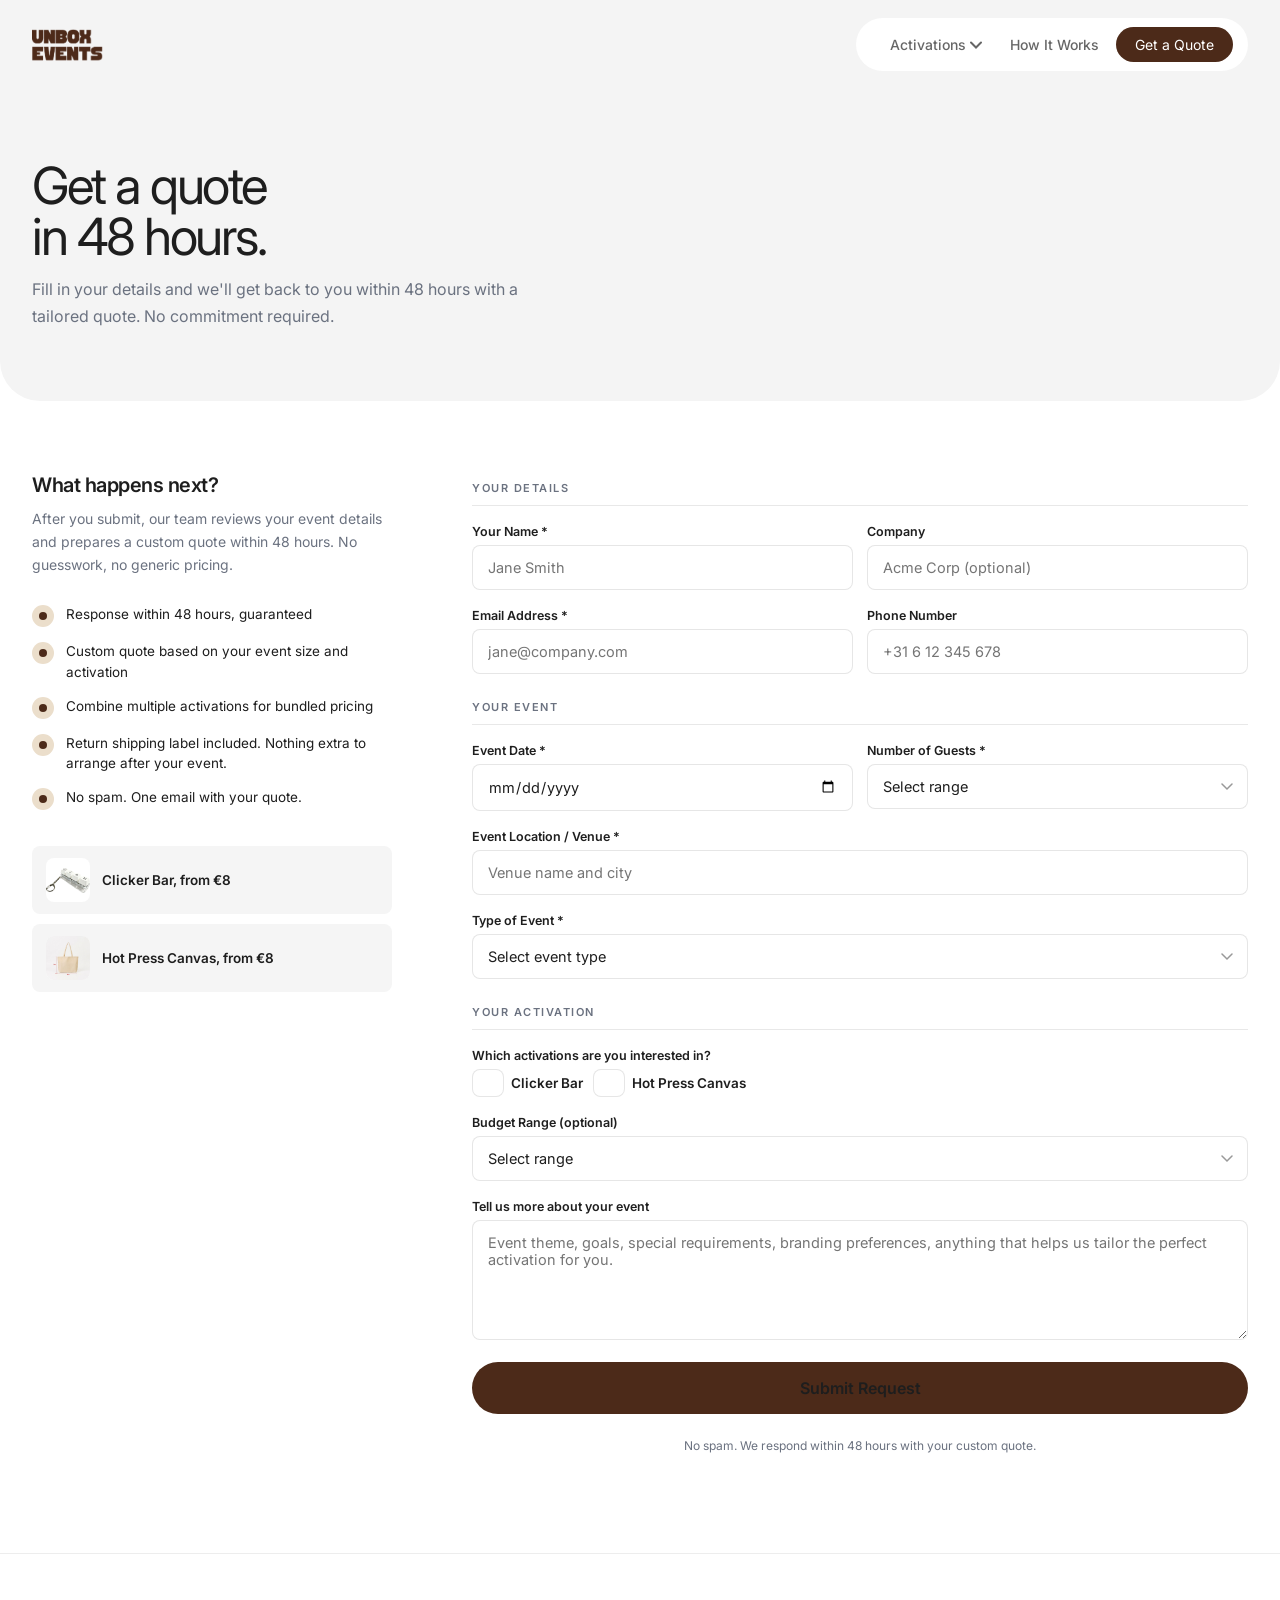
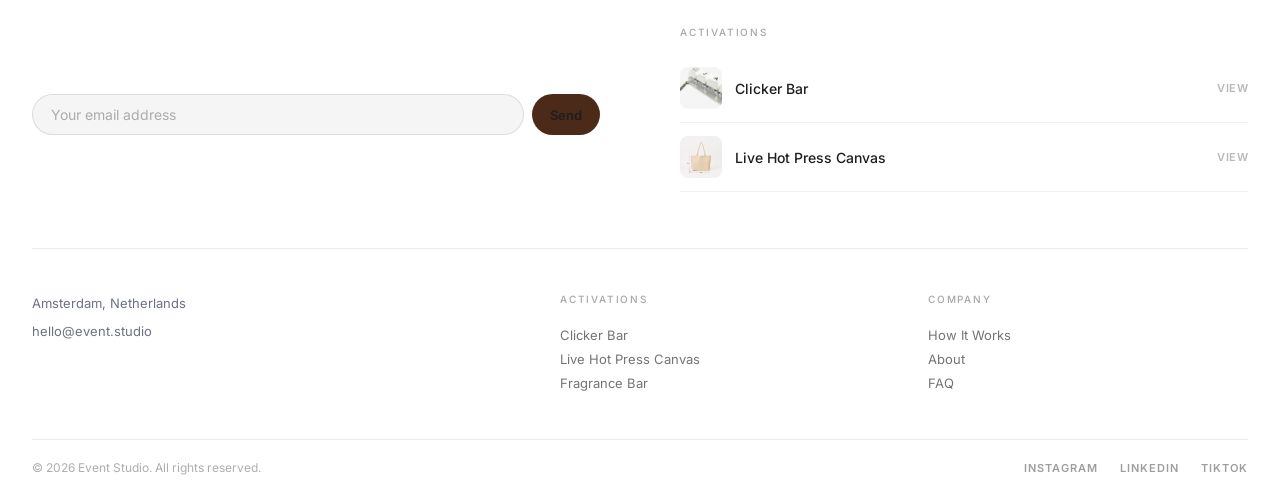
<file: book.html>
<!DOCTYPE html>
<html lang="en">
<head>
  <meta charset="UTF-8">
  <meta name="viewport" content="width=device-width, initial-scale=1">
  <title>Book an Activation | Event Studio</title>
  <meta name="description" content="Book a live event activation for your corporate event, product launch or private celebration. Get a custom quote within 48 hours.">
  <link rel="preconnect" href="https://fonts.googleapis.com">
  <link rel="preconnect" href="https://fonts.gstatic.com" crossorigin>
  <link href="https://fonts.googleapis.com/css2?family=Inter:wght@300;400;500;600;700;800;900&display=swap" rel="stylesheet">
  <link rel="stylesheet" href="style.css">
  <style>
    .book-hero {
      background: #F4F4F4;
      padding: 160px var(--pad) 72px;
      border-radius: 0 0 40px 40px;
    }
    .book-hero-inner { max-width: var(--mw); margin: 0 auto; }
    .book-hero h1 {
      font-size: clamp(29px, 4vw, 58px);
      font-weight: 400;
      letter-spacing: -2.5px;
      color: var(--char);
      line-height: 1.0;
      margin-bottom: 14px;
    }
    .book-hero p { font-size: 16px; color: var(--muted); max-width: 500px; line-height: 1.65; }

    .book-main { padding: 72px var(--pad) 100px; }
    .book-grid {
      max-width: var(--mw); margin: 0 auto;
      display: grid;
      grid-template-columns: 360px 1fr;
      gap: 80px;
      align-items: start;
    }
    .book-sidebar h3 {
      font-size: 20px; font-weight: 600; color: var(--char);
      margin-bottom: 10px; letter-spacing: -0.5px;
    }
    .book-sidebar p { font-size: 14px; color: var(--muted); line-height: 1.65; margin-bottom: 28px; }
    .sidebar-bullets { display: flex; flex-direction: column; gap: 14px; margin-bottom: 36px; }
    .sb-item { display: flex; align-items: flex-start; gap: 12px; }
    .sb-dot {
      width: 22px; height: 22px;
      background: var(--lime-soft);
      border-radius: 50%;
      flex-shrink: 0; margin-top: 1px;
      display: flex; align-items: center; justify-content: center;
    }
    .sb-dot::after { content:''; display:block; width:8px; height:8px; background:var(--lime); border-radius:50%; }
    .sb-item span { font-size: 13.5px; color: var(--char); line-height: 1.5; }

    .acts-preview { display: flex; flex-direction: column; gap: 10px; }
    .act-preview-item {
      display: flex; align-items: center; gap: 12px;
      background: var(--soft);
      border-radius: 8px;
      padding: 12px 14px;
    }
    .act-preview-item img { width: 44px; height: 44px; border-radius: 8px; object-fit: contain; background: #fff; }
    .act-preview-item span { font-size: 13.5px; font-weight: 600; color: var(--char); }

    /* Form */
    .book-form { display: flex; flex-direction: column; gap: 18px; }
    .form-section-label {
      font-size: 11px; font-weight: 600; letter-spacing: 1.5px;
      text-transform: uppercase; color: var(--muted);
      padding-bottom: 10px;
      border-bottom: 1px solid rgba(30,30,30,0.1);
      margin-top: 8px;
    }
    .form-row { display: grid; grid-template-columns: 1fr 1fr; gap: 14px; }
    .fg { display: flex; flex-direction: column; gap: 6px; }
    .fg label { font-size: 12.5px; font-weight: 600; color: var(--char); }
    .fg input, .fg select, .fg textarea {
      padding: 13px 15px;
      border: 1.5px solid rgba(30,30,30,0.11);
      border-radius: 8px;
      font-size: 14.5px;
      font-family: 'Inter', sans-serif;
      color: var(--char);
      background: #fff;
      transition: border-color .2s;
      -webkit-appearance: none;
    }
    .fg input:focus, .fg select:focus, .fg textarea:focus { outline: none; border-color: var(--lime); }
    .fg textarea { resize: vertical; min-height: 120px; }
    .fg select {
      background-image: url("data:image/svg+xml,%3Csvg xmlns='http://www.w3.org/2000/svg' width='12' height='8' viewBox='0 0 12 8'%3E%3Cpath d='M1 1l5 5 5-5' stroke='%23999' stroke-width='1.5' fill='none' stroke-linecap='round'/%3E%3C/svg%3E");
      background-repeat: no-repeat;
      background-position: right 14px center;
      padding-right: 36px;
    }
    .checkbox-group { display: flex; flex-wrap: wrap; gap: 10px; }
    .checkbox-item { display: flex; align-items: center; gap: 7px; cursor: pointer; }
    .checkbox-item input[type="checkbox"] { width: 16px; height: 16px; accent-color: var(--lime); cursor: pointer; }
    .checkbox-item span { font-size: 13.5px; color: var(--char); }
    .btn-submit {
      background: var(--lime);
      color: var(--char);
      font-weight: 600;
      font-size: 16px;
      padding: 16px 28px;
      border-radius: var(--r-pill);
      border: none;
      cursor: pointer;
      width: 100%;
      transition: background .2s, transform .2s;
      margin-top: 4px;
    }
    .btn-submit:hover { background: var(--lime-lt); transform: translateY(-1px); }
    .form-note { font-size: 12px; color: var(--muted); text-align: center; margin-top: 6px; }

    @media (max-width: 900px) {
      .book-grid { grid-template-columns: 1fr; gap: 48px; }
    }
    @media (max-width: 768px) {
      .book-main { padding: 48px 5vw 80px; }
    }
    @media (max-width: 440px) {
      .form-row { grid-template-columns: 1fr; }
    }
  </style>
</head>
<body>
<nav class="nav">
  <a href="index.html" class="nav-logo"><img src="images/logo.png" alt="Unbox Events"></a>
  <div class="nav-inner">
    <div class="nav-links">
      <div class="nav-drop">
        <button class="nav-drop-btn">Activations<svg class="chevron" viewBox="0 0 12 8" fill="none" stroke="currentColor" stroke-width="2" stroke-linecap="round"><path d="M1 1.5l5 5 5-5"/></svg></button>
        <div class="nav-dropdown"><div class="nav-dropdown-menu">
          <a href="clicker-bar.html">Clicker Bar</a><a href="live-hot-press.html">Live Hot Press Canvas</a><a href="fragrance-bar.html">Fragrance Bar</a>
        </div></div>
      </div>
      
      <a href="pricing.html" class="nav-link">How It Works</a>
    </div>
    <a href="book.html" class="btn-quote">Get a Quote</a>
    <button class="hamburger" id="hamburger"><span></span><span></span></button>
  </div>
</nav>
<div class="mobile-overlay" id="mobileOverlay">
  <div class="mob-top">
    <a href="index.html" class="mob-logo"><img src="images/logo.png" alt="Unbox Events"></a>
    <button class="mob-close" id="mobClose"><svg viewBox="0 0 14 14" fill="none" stroke="currentColor" stroke-width="2.5" stroke-linecap="round"><path d="M1 1l12 12M13 1L1 13"/></svg></button>
  </div>
  <div class="mob-panel">
    <a href="clicker-bar.html" class="mob-item"><div class="mob-item-img"><img src="images/img-card-clicker.png" alt="Clicker Bar"></div><div class="mob-item-info"><span class="mob-item-cat">Activation</span><span class="mob-item-name">Clicker Bar</span></div></a>
    <a href="live-hot-press.html" class="mob-item"><div class="mob-item-img"><img src="images/hot-03-tote-bag.png" alt="Live Hot Press Canvas"></div><div class="mob-item-info"><span class="mob-item-cat">Activation</span><span class="mob-item-name">Live Hot Press Canvas</span></div></a>
    <a href="fragrance-bar.html" class="mob-item"><div class="mob-item-img"><img src="images/frag-hero.jpg" alt="Fragrance Bar"></div><div class="mob-item-info"><span class="mob-item-cat">Activation</span><span class="mob-item-name">Fragrance Bar</span></div></a>
  </div>
  <div class="mob-nav-links">
    
    <a href="pricing.html" class="mob-nav-text">How It Works</a>
    <a href="index.html#faq" class="mob-nav-text">FAQ</a>
  </div>
  <a href="book.html" class="mob-quote">Get a Quote</a>
</div>

<section class="book-hero">
  <div class="book-hero-inner">
    <h1>Get a quote<br>in 48 hours.</h1>
    <p>Fill in your details and we'll get back to you within 48 hours with a tailored quote. No commitment required.</p>
  </div>
</section>

<section class="book-main">
  <div class="book-grid">
    <div class="book-sidebar">
      <h3>What happens next?</h3>
      <p>After you submit, our team reviews your event details and prepares a custom quote within 48 hours. No guesswork, no generic pricing.</p>
      <div class="sidebar-bullets">
        <div class="sb-item"><div class="sb-dot"></div><span>Response within 48 hours, guaranteed</span></div>
        <div class="sb-item"><div class="sb-dot"></div><span>Custom quote based on your event size and activation</span></div>
        <div class="sb-item"><div class="sb-dot"></div><span>Combine multiple activations for bundled pricing</span></div>
        <div class="sb-item"><div class="sb-dot"></div><span>Return shipping label included. Nothing extra to arrange after your event.</span></div>
        <div class="sb-item"><div class="sb-dot"></div><span>No spam. One email with your quote.</span></div>
      </div>
      <div class="acts-preview">
        <div class="act-preview-item">
          <img src="images/img-card-clicker.png" alt="Clicker Bar">
          <span>Clicker Bar, from €8</span>
        </div>
        <div class="act-preview-item">
          <img src="images/hot-03-tote-bag.png" alt="Hot Press Canvas">
          <span>Hot Press Canvas, from €8</span>
        </div>
      </div>
    </div>

    <form class="book-form" id="bookForm">
      <div class="form-section-label">Your Details</div>
      <div class="form-row">
        <div class="fg"><label>Your Name *</label><input type="text" placeholder="Jane Smith" required></div>
        <div class="fg"><label>Company</label><input type="text" placeholder="Acme Corp (optional)"></div>
      </div>
      <div class="form-row">
        <div class="fg"><label>Email Address *</label><input type="email" placeholder="jane@company.com" required></div>
        <div class="fg"><label>Phone Number</label><input type="tel" placeholder="+31 6 12 345 678"></div>
      </div>

      <div class="form-section-label">Your Event</div>
      <div class="form-row">
        <div class="fg"><label>Event Date *</label><input type="date" required></div>
        <div class="fg"><label>Number of Guests *</label>
          <select required>
            <option value="">Select range</option>
            <option>Under 50</option>
            <option>50 – 150</option>
            <option>150 – 300</option>
            <option>300 – 500</option>
            <option>500+</option>
          </select>
        </div>
      </div>
      <div class="fg"><label>Event Location / Venue *</label><input type="text" placeholder="Venue name and city" required></div>
      <div class="fg"><label>Type of Event *</label>
        <select required>
          <option value="">Select event type</option>
          <option>Corporate Event</option>
          <option>Product Launch</option>
          <option>Private Party / Birthday</option>
          <option>Wedding</option>
          <option>Trade Show / Expo</option>
          <option>Team Event</option>
          <option>Brand Activation</option>
          <option>Other</option>
        </select>
      </div>

      <div class="form-section-label">Your Activation</div>
      <div class="fg">
        <label>Which activations are you interested in?</label>
        <div class="checkbox-group">
          <label class="checkbox-item"><input type="checkbox" value="clicker"><span>Clicker Bar</span></label>
          <label class="checkbox-item"><input type="checkbox" value="hotpress"><span>Hot Press Canvas</span></label>
        </div>
      </div>
      <div class="fg"><label>Budget Range (optional)</label>
        <select>
          <option value="">Select range</option>
          <option>Under €1,000</option>
          <option>€1,000 – €2,500</option>
          <option>€2,500 – €5,000</option>
          <option>€5,000 – €10,000</option>
          <option>€10,000+</option>
        </select>
      </div>
      <div class="fg"><label>Tell us more about your event</label>
        <textarea placeholder="Event theme, goals, special requirements, branding preferences, anything that helps us tailor the perfect activation for you."></textarea>
      </div>
      <button type="submit" class="btn-submit" id="submitBtn">Submit Request</button>
      <p class="form-note">No spam. We respond within 48 hours with your custom quote.</p>
    </form>
  </div>
</section>

<footer>
  <div class="foot-top">
    <div class="foot-nl"><div class="foot-nl-heading">Stay inspired.</div><p>Sign up for event activation ideas and inspiration, once a month, no spam.</p><form class="nl-form" id="nlForm"><input type="email" placeholder="Your email address" required><button type="submit">Send</button></form></div>
    <div class="foot-acts"><div class="foot-acts-label">Activations</div><ul class="foot-act-list">
      <li><a href="clicker-bar.html"><div class="foot-act-left"><img src="images/img-card-clicker.png" alt="" class="foot-act-thumb">Clicker Bar</div><span class="foot-act-arrow">VIEW</span></a></li>
      <li><a href="live-hot-press.html"><div class="foot-act-left"><img src="images/hot-03-tote-bag.png" alt="" class="foot-act-thumb">Live Hot Press Canvas</div><span class="foot-act-arrow">VIEW</span></a></li>
    </ul></div>
  </div>
  <div class="foot-mid">
    <div class="foot-mid-info"><p>Amsterdam, Netherlands</p><p>hello@event.studio</p></div>
    <div><div class="foot-col-label">Activations</div><div class="foot-col-links"><a href="clicker-bar.html">Clicker Bar</a><a href="live-hot-press.html">Live Hot Press Canvas</a><a href="fragrance-bar.html">Fragrance Bar</a></div></div>
    <div><div class="foot-col-label">Company</div><div class="foot-col-links"><a href="pricing.html">How It Works</a><a href="about.html">About</a><a href="index.html#faq">FAQ</a></div></div>
  </div>
  <div class="foot-bottom"><p>© 2026 Event Studio. All rights reserved.</p><div class="foot-socials"><a href="#">Instagram</a><a href="#">LinkedIn</a><a href="#">TikTok</a></div></div>
</footer>

<script>
const ham=document.getElementById('hamburger'),overlay=document.getElementById('mobileOverlay'),mobClose=document.getElementById('mobClose');
ham.addEventListener('click',()=>{ham.classList.add('open');overlay.classList.add('open');});
if(mobClose)mobClose.addEventListener('click',()=>{ham.classList.remove('open');overlay.classList.remove('open');});
overlay.querySelectorAll('a').forEach(a=>a.addEventListener('click',()=>{ham.classList.remove('open');overlay.classList.remove('open');}));
document.getElementById('bookForm').addEventListener('submit', e => {
  e.preventDefault();
  const btn = document.getElementById('submitBtn');
  btn.textContent = 'Request Sent. We\'ll be in touch within 48h';
  btn.style.background = 'var(--char)';
  btn.style.color = '#fff';
  btn.disabled = true;
});
document.getElementById('nlForm').addEventListener('submit', e => { e.preventDefault(); const b = e.target.querySelector('button'); b.textContent = 'Sent'; b.disabled = true; });
</script>
</body>
</html>
</file>
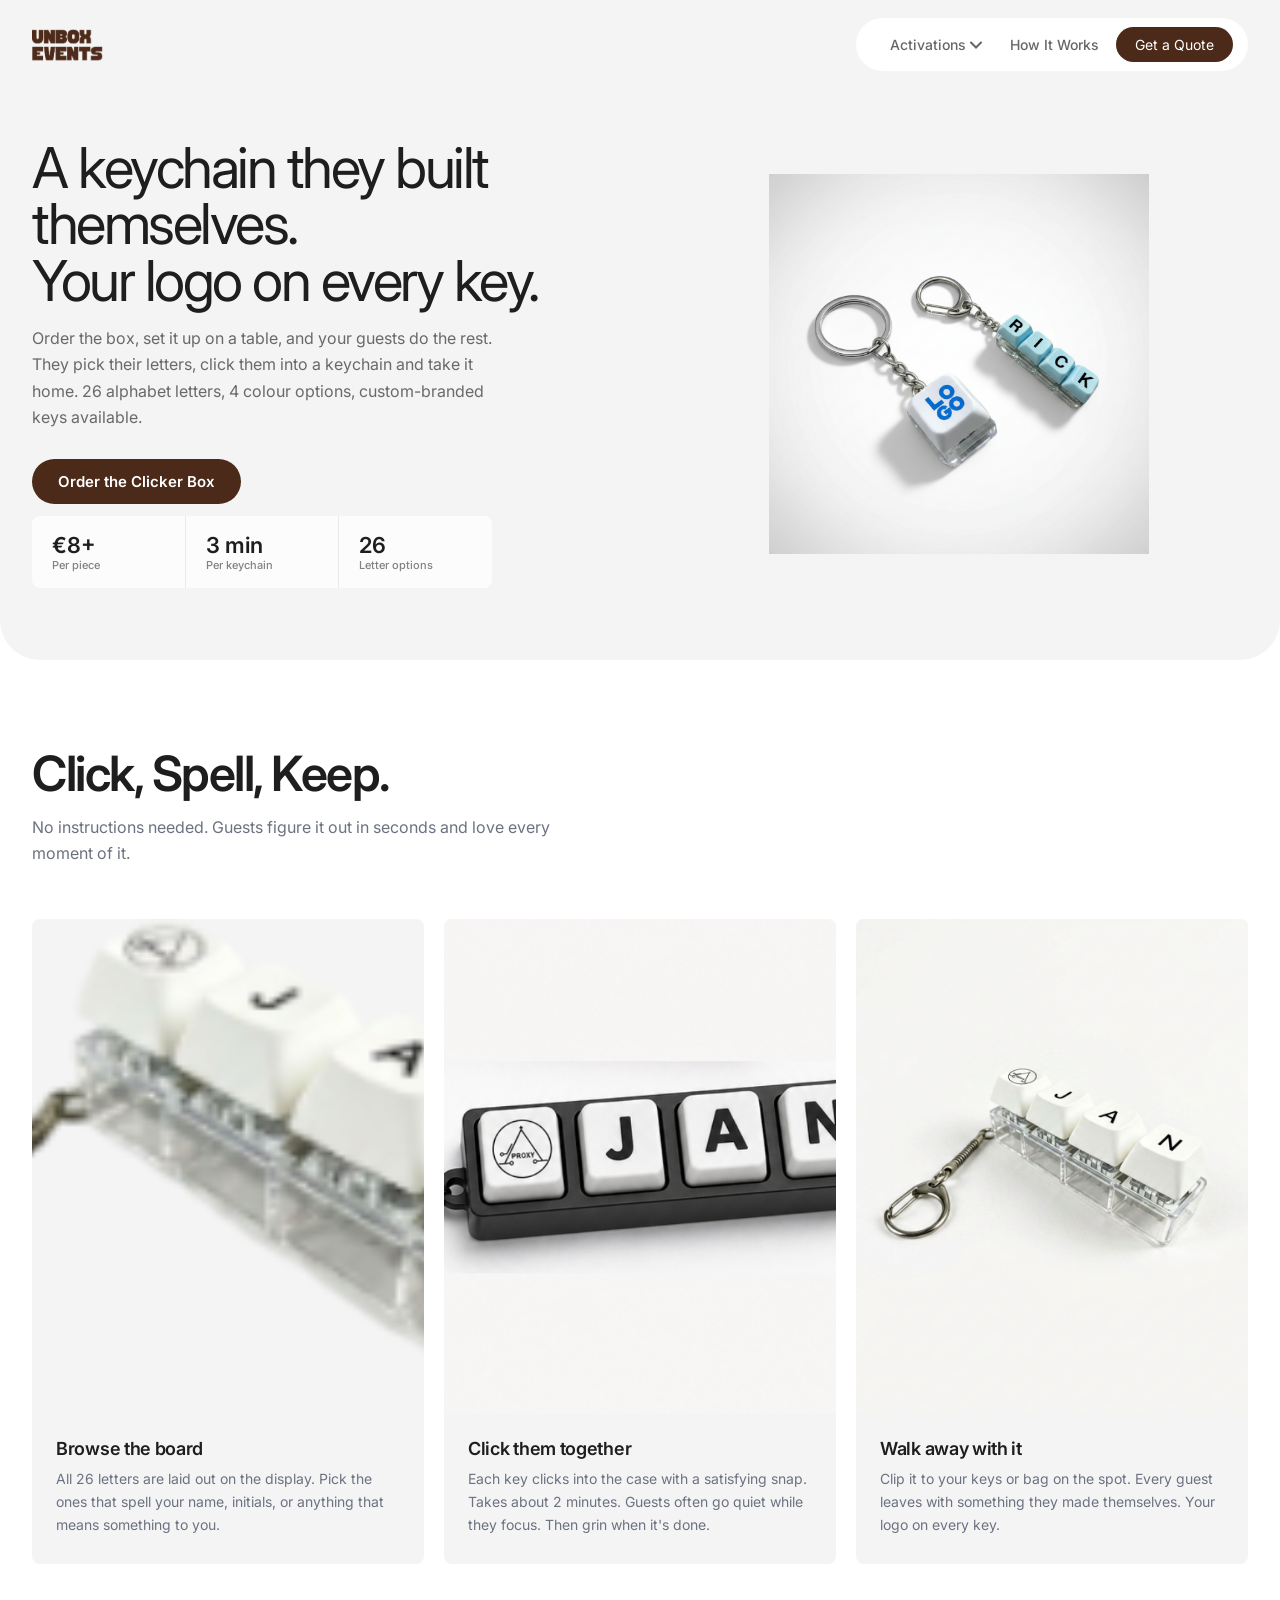
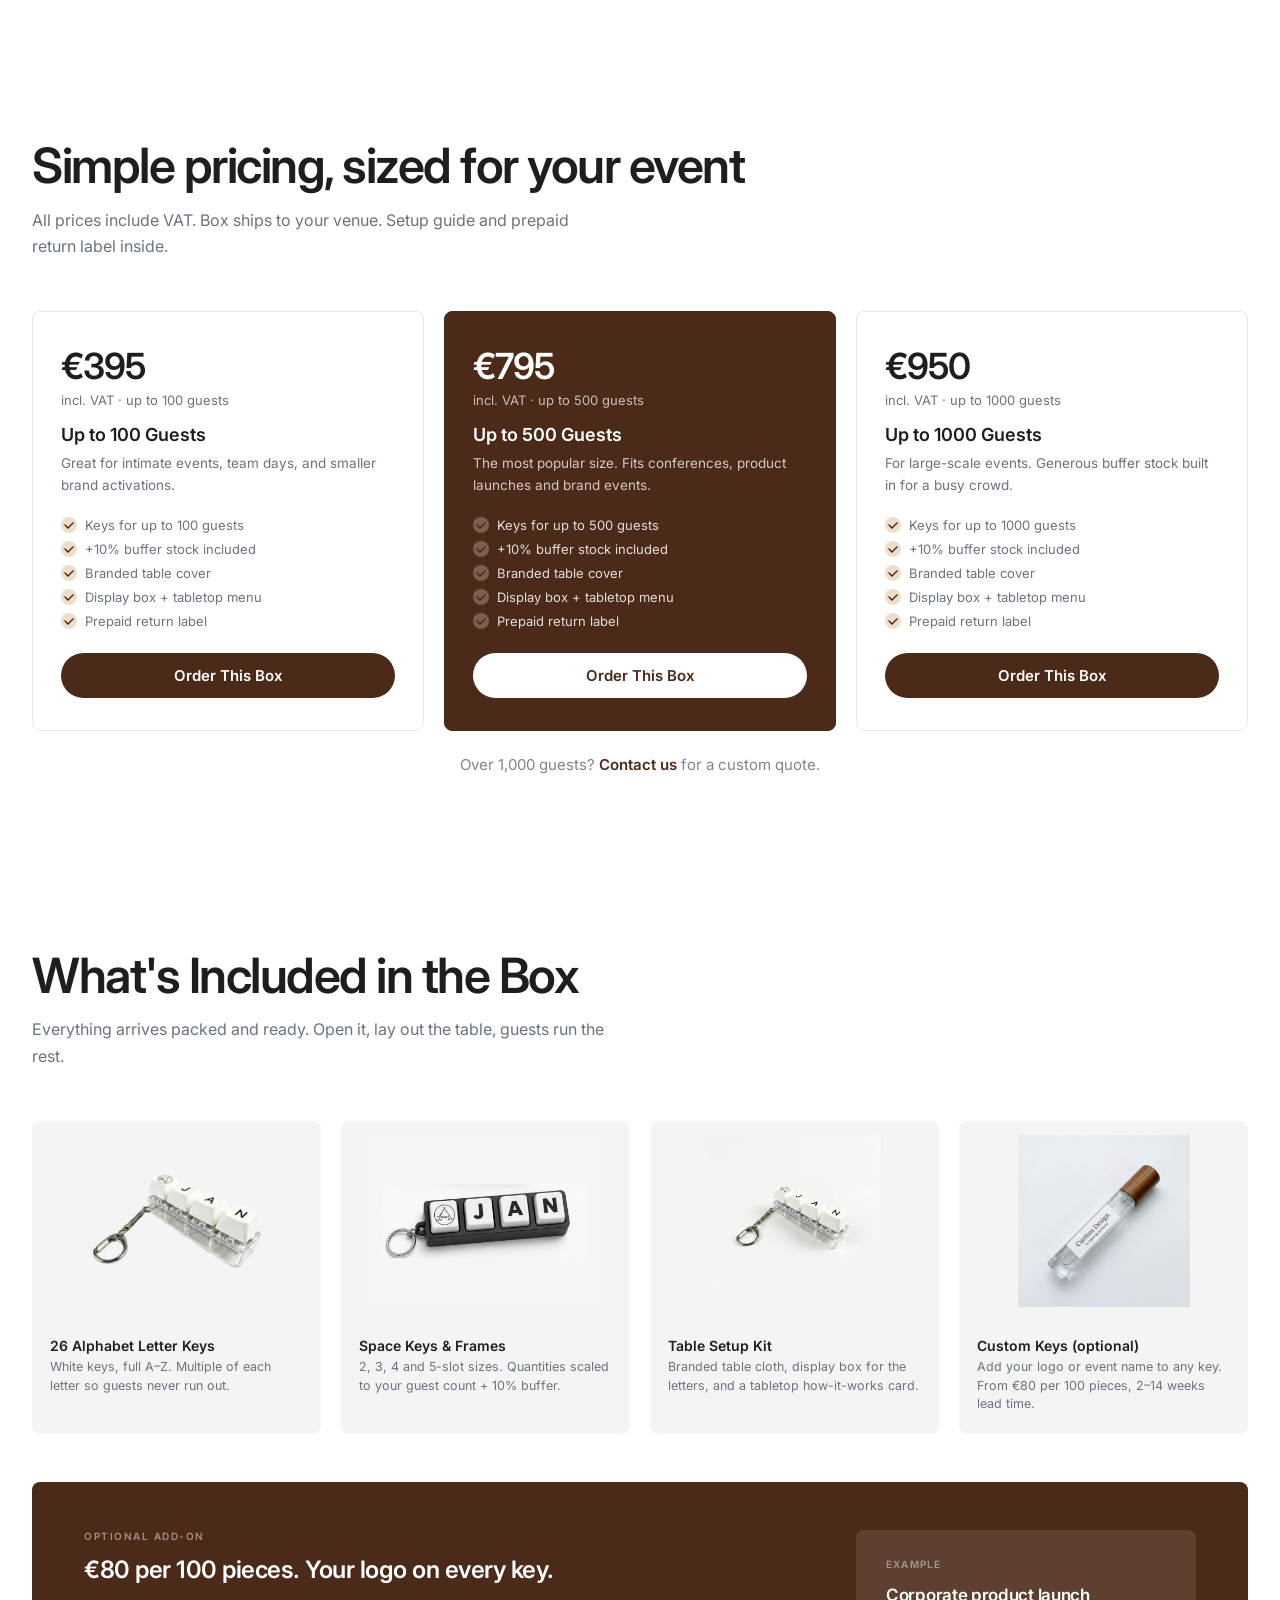
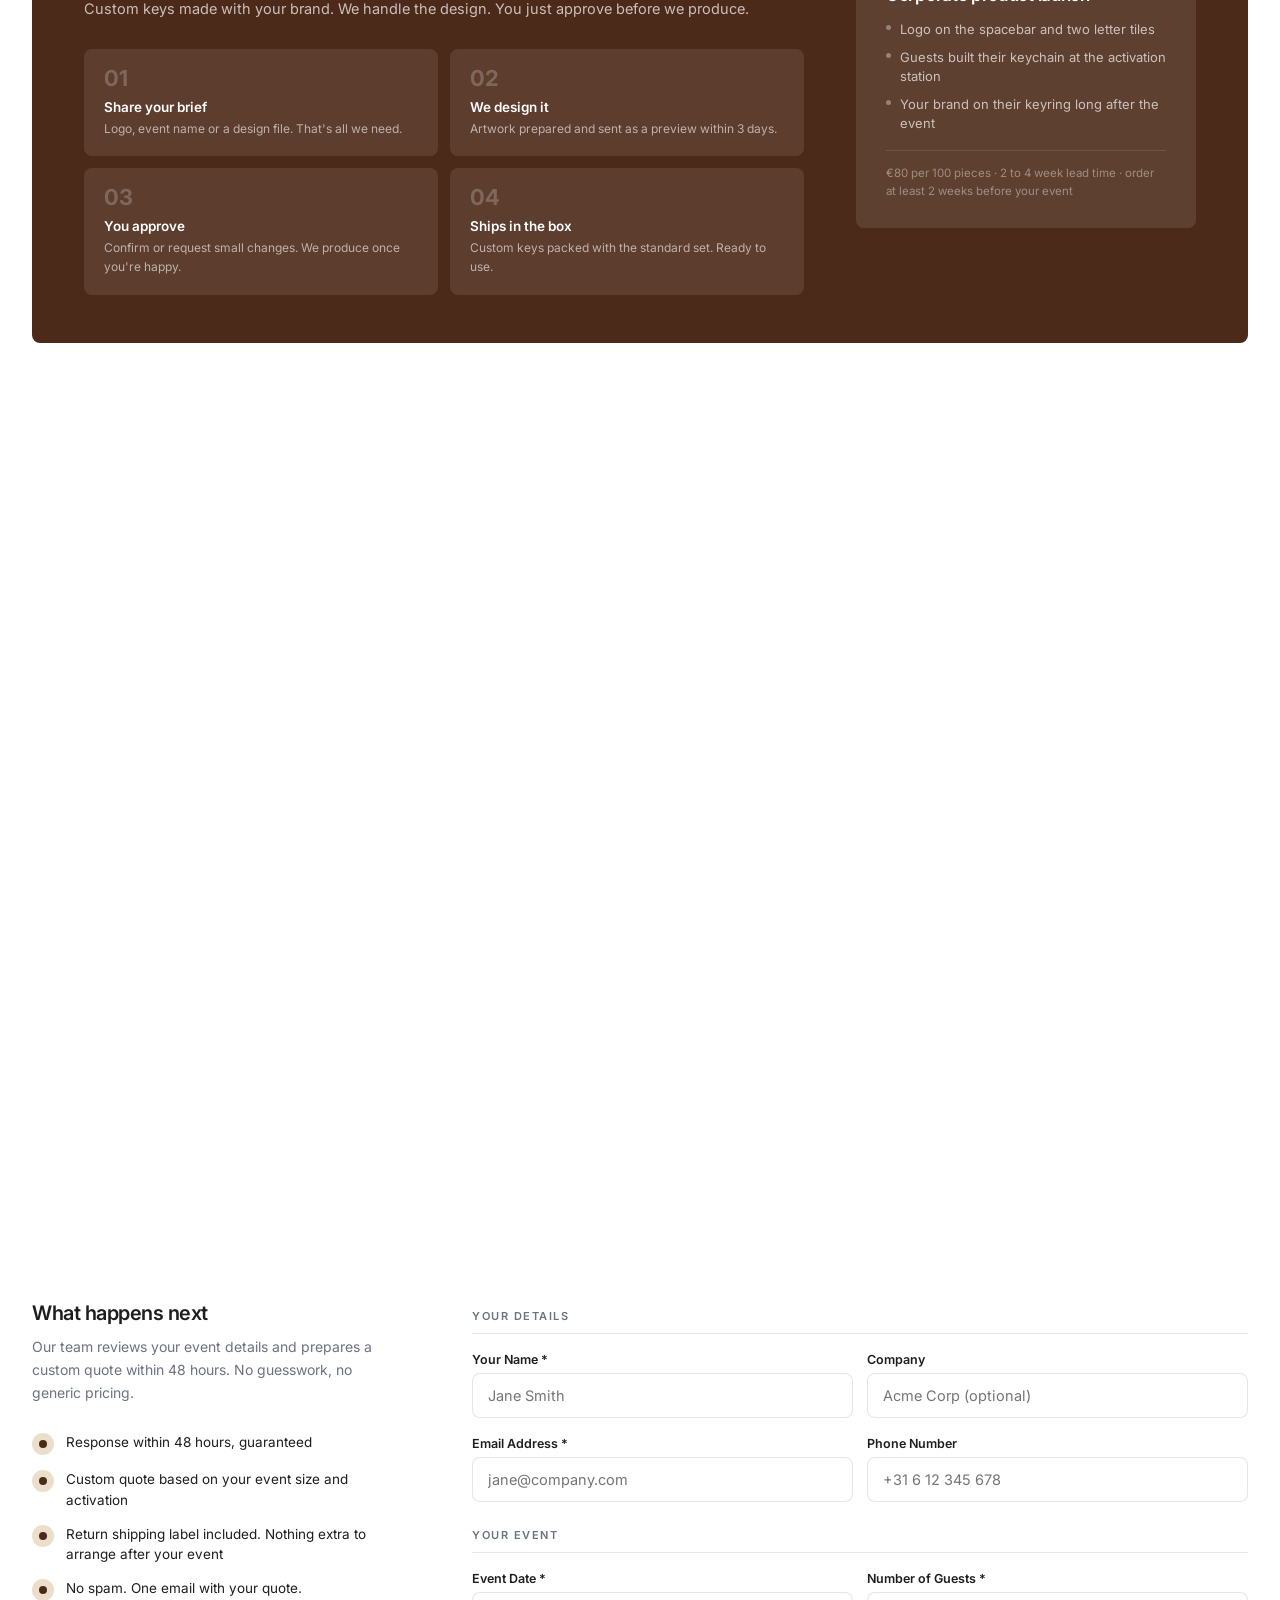
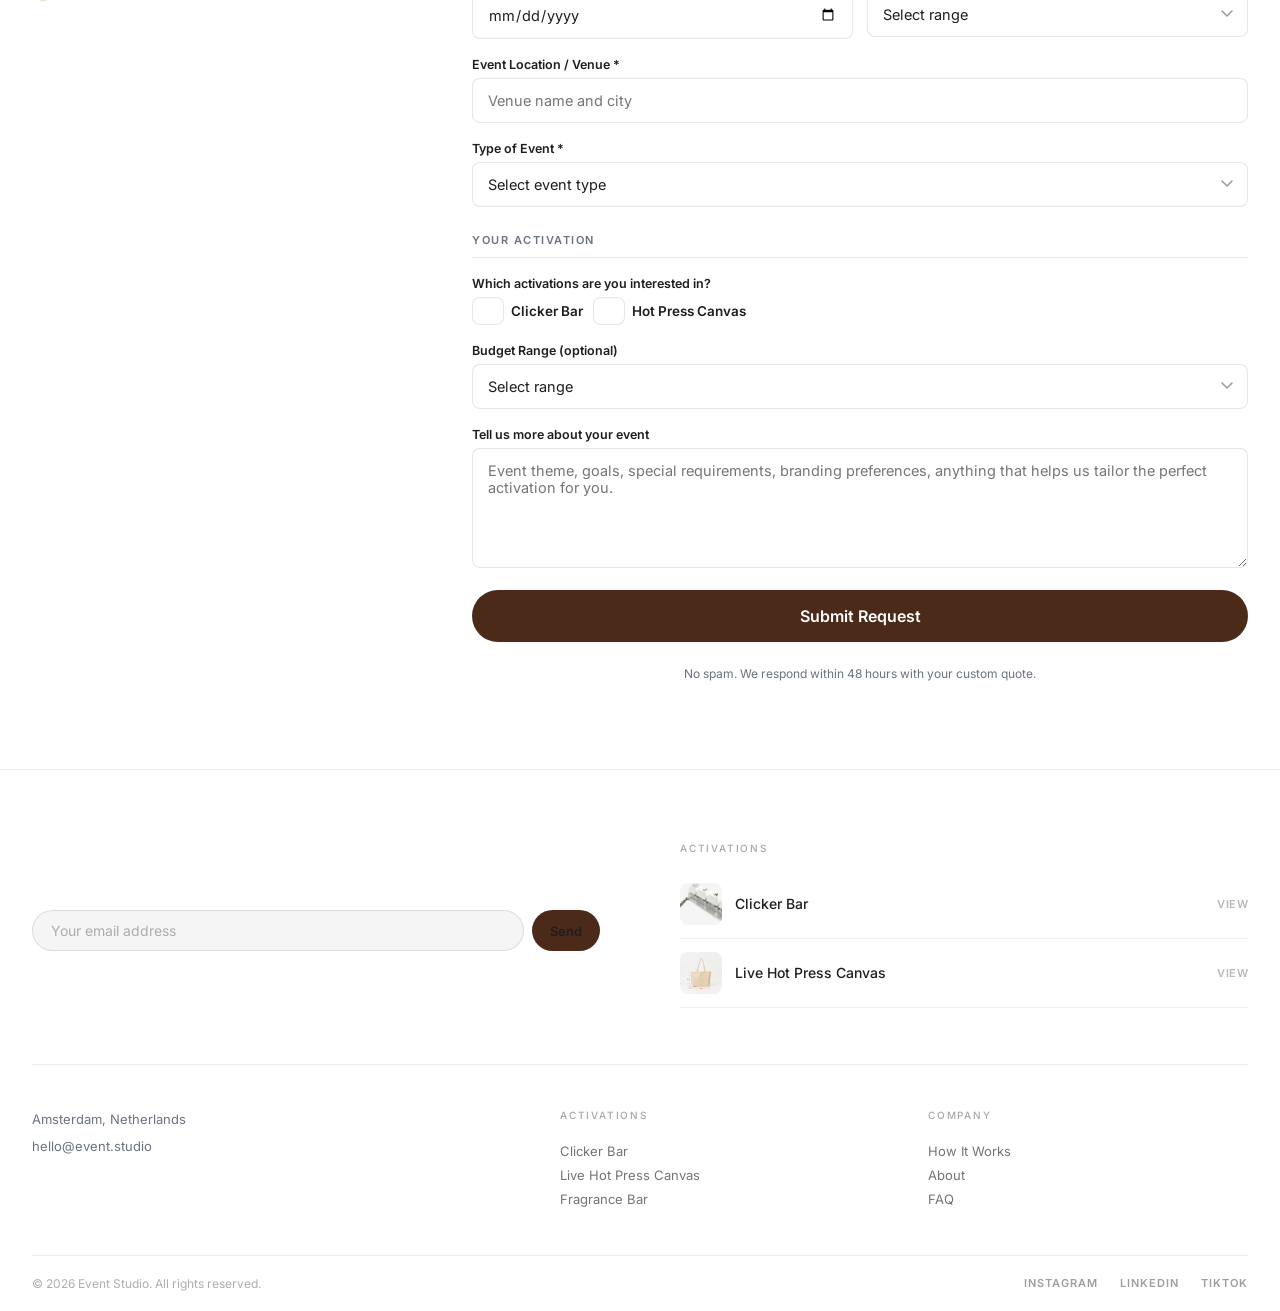
<file: clicker-bar.html>
<!DOCTYPE html>
<html lang="en">
<head>
  <meta charset="UTF-8">
  <meta name="viewport" content="width=device-width, initial-scale=1">
  <title>Clicker Bar | Custom Keyboard Keychains at Your Event</title>
  <meta name="description" content="The Clicker Bar lets guests build their own keyboard keychain by clicking together letter tiles. Interactive, tactile, and instantly shareable. From €8 per piece.">
  <meta name="keywords" content="clicker bar event, keyboard keychain event, custom keychain activation, interactive event activity, tactile event experience, personalized keychain event">
  <link rel="preconnect" href="https://fonts.googleapis.com">
  <link rel="preconnect" href="https://fonts.gstatic.com" crossorigin>
  <link href="https://fonts.googleapis.com/css2?family=Inter:wght@300;400;500;600;700;800;900&display=swap" rel="stylesheet">
  <link rel="stylesheet" href="style.css">
  <style>
    .act-hero { min-height: 65vh; background: #F4F4F4; display: flex; align-items: center; padding: 140px var(--pad) 72px; border-radius: 0 0 40px 40px; }
    .act-hero-inner { max-width: var(--mw); margin: 0 auto; width: 100%; display: grid; grid-template-columns: 1fr 1fr; gap: 60px; align-items: center; }
    .act-hero-text .sec-badge-lime { color: rgba(30,30,30,0.55); margin-bottom: 14px; }
    .act-hero-text h1 { font-size: clamp(30px,4.4vw,64px); font-weight: 400; letter-spacing: -2.5px; color: var(--char); line-height: 1.0; margin-bottom: 16px; }
    .act-hero-text p { font-size: 16px; color: rgba(30,30,30,0.65); max-width: 480px; line-height: 1.65; margin-bottom: 28px; }
    .act-hero-img { display: flex; justify-content: center; align-items: center; height: 380px; }
    .act-hero-img img { max-height: 100%; max-width: 100%; object-fit: contain; }
    .stat-bar { display: flex; background: rgba(255,255,255,0.72); border-radius: 8px; margin-top: 12px; overflow: hidden; max-width: 460px; }
    .stat-bar-item { flex: 1; padding: 16px 20px; border-right: 1px solid rgba(0,0,0,0.07); }
    .stat-bar-item:last-child { border-right: none; }
    .stat-bar-num { font-size: 22px; font-weight: 600; color: var(--char); }
    .stat-bar-lbl { font-size: 11px; color: rgba(30,30,30,0.55); font-weight: 500; }

    .sec-how { padding: 88px var(--pad); background: #fff; }
    .steps-grid { display: grid; grid-template-columns: repeat(3, 1fr); gap: 20px; margin-top: 52px; }
    .step { background: #F4F4F4; border-radius: 8px; overflow: hidden; }
    .step-img { height: 55vh; width: 100%; overflow: hidden; }
    .step-img img { width: 100%; height: 100%; object-fit: cover; }
    .step-body { padding: 24px 24px 28px; }
    .step-body h4 { font-size: 18px; font-weight: 600; color: var(--char); margin-bottom: 8px; letter-spacing: -0.3px; }
    .step-body p { font-size: 14px; color: var(--muted); line-height: 1.65; }

    .sec-why { padding: 88px var(--pad); background: #fff; }
    .why-list { display: grid; grid-template-columns: repeat(4, 1fr); gap: 20px; margin-top: 48px; }

    .design-callout { margin-top: 48px; background: var(--lime); border-radius: 8px; padding: 48px 52px; display: grid; grid-template-columns: 1fr 340px; gap: 52px; align-items: start; }
    .design-callout-label { font-size: 10px; font-weight: 600; letter-spacing: 1.5px; text-transform: uppercase; color: rgba(255,255,255,0.48); margin-bottom: 14px; }
    .design-callout h3 { font-size: 24px; font-weight: 600; color: #fff; letter-spacing: -0.5px; margin-bottom: 12px; line-height: 1.2; }
    .design-callout > div > p { font-size: 14.5px; color: rgba(255,255,255,0.70); line-height: 1.65; margin-bottom: 28px; }
    .design-steps { display: grid; grid-template-columns: 1fr 1fr; gap: 12px; }
    .design-step { background: rgba(255,255,255,0.09); border-radius: 8px; padding: 18px 20px; }
    .design-step-n { font-size: 22px; font-weight: 700; color: rgba(255,255,255,0.22); line-height: 1; margin-bottom: 10px; letter-spacing: -0.5px; }
    .design-step-title { font-size: 13.5px; font-weight: 600; color: #fff; margin-bottom: 5px; }
    .design-step-text { font-size: 12px; color: rgba(255,255,255,0.60); line-height: 1.55; }
    .design-example-card { background: rgba(255,255,255,0.10); border-radius: 8px; padding: 28px 30px; }
    .design-example-tag { font-size: 10px; font-weight: 600; letter-spacing: 1.2px; text-transform: uppercase; color: rgba(255,255,255,0.45); margin-bottom: 14px; }
    .design-example-card h4 { font-size: 17px; font-weight: 600; color: #fff; margin-bottom: 14px; letter-spacing: -0.3px; line-height: 1.3; }
    .design-example-list { list-style: none; display: flex; flex-direction: column; gap: 9px; }
    .design-example-list li { font-size: 13px; color: rgba(255,255,255,0.68); display: flex; align-items: flex-start; gap: 9px; line-height: 1.45; }
    .design-example-list li::before { content: ''; display: block; width: 5px; height: 5px; background: rgba(255,255,255,0.35); border-radius: 50%; flex-shrink: 0; margin-top: 5px; }
    .design-meta { margin-top: 18px; font-size: 11.5px; color: rgba(255,255,255,0.40); padding-top: 14px; border-top: 1px solid rgba(255,255,255,0.10); line-height: 1.5; }
    .why-item { background: #fff; border-radius: 8px; padding: 28px 24px; }
    .why-icon { width: 46px; height: 46px; background: var(--lime-soft); border-radius: 8px; display: flex; align-items: center; justify-content: center; margin-bottom: 16px; }
    .why-icon svg { width: 22px; height: 22px; }
    .why-item h4 { font-size: 16px; font-weight: 600; color: var(--char); margin-bottom: 8px; }
    .why-item p { font-size: 14px; color: var(--muted); line-height: 1.6; }

    .sec-items { padding: 88px var(--pad); background: #fff; }
    .sec-items .sec-h2 { color: var(--char); }
    .sec-items .sec-sub { color: var(--muted); }

    .sec-pricing { padding: 88px var(--pad); background: #fff; }
    .sec-booking { padding: 88px var(--pad); background: #fff; }
    .pricing-grid { display: grid; grid-template-columns: repeat(3, 1fr); gap: 20px; margin-top: 48px; }
    .price-card { border: 1.5px solid rgba(30,30,30,0.1); border-radius: 8px; padding: 32px 28px; background: #fff; }
    .price-card.featured { background: var(--lime); border-color: var(--lime); }
    .price-tag { font-size: 36px; font-weight: 600; color: var(--char); letter-spacing: -1px; margin-bottom: 4px; }
    .price-card.featured .price-tag { color: #fff; }
    .price-unit { font-size: 13px; color: var(--muted); margin-bottom: 16px; }
    .price-card.featured .price-unit { color: rgba(255,255,255,0.70); }
    .price-name { font-size: 18px; font-weight: 600; color: var(--char); margin-bottom: 8px; }
    .price-desc { font-size: 13.5px; color: var(--muted); line-height: 1.6; margin-bottom: 20px; }
    .price-card.featured .price-desc { color: rgba(255,255,255,0.75); }
    .price-card.featured .price-name { color: #fff; }
    .price-list { list-style: none; display: flex; flex-direction: column; gap: 8px; }
    .price-list li { font-size: 13px; color: var(--muted); display: flex; align-items: center; gap: 8px; }
    .price-card.featured .price-list li { color: rgba(255,255,255,0.85); }
    .price-list li::before { content:''; display:block; width:16px; height:16px; background:var(--lime-soft); border-radius:50%; flex-shrink:0; background-image:url("data:image/svg+xml,%3Csvg xmlns='http://www.w3.org/2000/svg' viewBox='0 0 16 16'%3E%3Cpath d='M4 8l3 3 5-5' stroke='%234c2a19' stroke-width='1.5' fill='none' stroke-linecap='round' stroke-linejoin='round'/%3E%3C/svg%3E"); background-repeat:no-repeat; background-position:center; }
    .price-card.featured .price-list li::before { background-color:rgba(255,255,255,0.25); }

    .sec-cta { padding: 88px var(--pad); background: var(--lime-soft); text-align: center; }
    .sec-cta h2 { font-size: clamp(28px,3.5vw,52px); font-weight: 600; letter-spacing: -1.5px; color: var(--char); margin-bottom: 14px; }
    .sec-cta p { font-size: 16px; color: rgba(30,30,30,0.65); max-width: 500px; margin: 0 auto 32px; line-height: 1.65; }
    .cta-btns { display: flex; gap: 12px; justify-content: center; flex-wrap: wrap; }

    .pricing-contact { margin-top: 24px; text-align: center; font-size: 15px; color: rgba(30,30,30,0.55); }
    .pricing-contact a { color: var(--lime); font-weight: 600; }

    @media (max-width: 900px) { .act-hero-inner { grid-template-columns: 1fr; } .act-hero-img { display: none; } .steps-grid { grid-template-columns: 1fr; } .why-list { grid-template-columns: repeat(2, 1fr); } .pricing-grid { grid-template-columns: 1fr; } .design-callout { grid-template-columns: 1fr; } }
    @media (max-width: 768px) { .act-hero { padding: 120px 5vw 60px; } .sec-how,.sec-why,.sec-items,.sec-pricing,.sec-booking { padding: 60px 5vw; } .why-list { grid-template-columns: 1fr; } .design-callout { padding: 32px 24px; } }
  </style>
</head>
<body>
<nav class="nav">
  <a href="index.html" class="nav-logo"><img src="images/logo.png" alt="Unbox Events"></a>
  <div class="nav-inner">
  <div class="nav-links">
    <div class="nav-drop"><button class="nav-drop-btn">Activations<svg class="chevron" viewBox="0 0 12 8" fill="none" stroke="currentColor" stroke-width="2" stroke-linecap="round"><path d="M1 1.5l5 5 5-5"/></svg></button>
    <div class="nav-dropdown"><div class="nav-dropdown-menu"><a href="clicker-bar.html" style="color:var(--lime)">Clicker Bar</a><a href="live-hot-press.html">Live Hot Press Canvas</a><a href="fragrance-bar.html">Fragrance Bar</a></div></div></div>
    <a href="pricing.html" class="nav-link">How It Works</a>
  </div>
  <a href="book.html" class="btn-quote">Get a Quote</a>
    <button class="hamburger" id="hamburger"><span></span><span></span></button>
</div>
</nav>
<div class="mobile-overlay" id="mobileOverlay">
  <div class="mob-top">
    <a href="index.html" class="mob-logo"><img src="images/logo.png" alt="Unbox Events"></a>
    <button class="mob-close" id="mobClose"><svg viewBox="0 0 14 14" fill="none" stroke="currentColor" stroke-width="2.5" stroke-linecap="round"><path d="M1 1l12 12M13 1L1 13"/></svg></button>
  </div>
  <div class="mob-panel">
    <a href="clicker-bar.html" class="mob-item"><div class="mob-item-img"><img src="images/img-card-clicker.png" alt="Clicker Bar"></div><div class="mob-item-info"><span class="mob-item-cat">Activation</span><span class="mob-item-name">Clicker Bar</span></div></a>
    <a href="live-hot-press.html" class="mob-item"><div class="mob-item-img"><img src="images/hot-03-tote-bag.png" alt="Live Hot Press Canvas"></div><div class="mob-item-info"><span class="mob-item-cat">Activation</span><span class="mob-item-name">Live Hot Press Canvas</span></div></a>
    <a href="fragrance-bar.html" class="mob-item"><div class="mob-item-img"><img src="images/frag-hero.jpg" alt="Fragrance Bar"></div><div class="mob-item-info"><span class="mob-item-cat">Activation</span><span class="mob-item-name">Fragrance Bar</span></div></a>
  </div>
  <div class="mob-nav-links">
    
    <a href="pricing.html" class="mob-nav-text">How It Works</a>
    <a href="index.html#faq" class="mob-nav-text">FAQ</a>
  </div>
  <a href="book.html" class="mob-quote">Get a Quote</a>
</div>

<section class="act-hero">
  <div class="act-hero-inner">
    <div class="act-hero-text">
      <h1>A keychain they built themselves.<br>Your logo on every key.</h1>
      <p>Order the box, set it up on a table, and your guests do the rest. They pick their letters, click them into a keychain and take it home. 26 alphabet letters, 4 colour options, custom-branded keys available.</p>
      <a href="book.html" class="btn-dark">Order the Clicker Box</a>
      <div class="stat-bar">
        <div class="stat-bar-item"><div class="stat-bar-num">€8+</div><div class="stat-bar-lbl">Per piece</div></div>
        <div class="stat-bar-item"><div class="stat-bar-num">3 min</div><div class="stat-bar-lbl">Per keychain</div></div>
        <div class="stat-bar-item"><div class="stat-bar-num">26</div><div class="stat-bar-lbl">Letter options</div></div>
      </div>
    </div>
    <div class="act-hero-img"><img src="images/img-clicker-hero.png" alt="Clicker bar keyboard keychain"></div>
  </div>
</section>

<section class="sec-how">
  <div class="sec-inner">
    <div class="sec-hdr reveal"><h2 class="sec-h2">Click, Spell, Keep.</h2><p class="sec-sub">No instructions needed. Guests figure it out in seconds and love every moment of it.</p></div>
    <div class="steps-grid">
      <div class="step reveal">
        <div class="step-img"><img src="images/img-card-clicker.png" alt="Browse the letter board"></div>
        <div class="step-body"><h4>Browse the board</h4><p>All 26 letters are laid out on the display. Pick the ones that spell your name, initials, or anything that means something to you.</p></div>
      </div>
      <div class="step reveal">
        <div class="step-img"><img src="images/click-01.png" alt="Click the keys together"></div>
        <div class="step-body"><h4>Click them together</h4><p>Each key clicks into the case with a satisfying snap. Takes about 2 minutes. Guests often go quiet while they focus. Then grin when it's done.</p></div>
      </div>
      <div class="step reveal">
        <div class="step-img"><img src="images/click-02.png" alt="Walk away with your keychain"></div>
        <div class="step-body"><h4>Walk away with it</h4><p>Clip it to your keys or bag on the spot. Every guest leaves with something they made themselves. Your logo on every key.</p></div>
      </div>
    </div>
  </div>
</section>

<section class="sec-pricing">
  <div class="sec-inner">
    <div class="sec-hdr reveal"><h2 class="sec-h2">Simple pricing, sized for your event</h2><p class="sec-sub">All prices include VAT. Box ships to your venue. Setup guide and prepaid return label inside.</p></div>
    <div class="pricing-grid">
      <div class="price-card reveal">
        <div class="price-tag">€395</div>
        <div class="price-unit">incl. VAT · up to 100 guests</div>
        <div class="price-name">Up to 100 Guests</div>
        <div class="price-desc">Great for intimate events, team days, and smaller brand activations.</div>
        <ul class="price-list"><li>Keys for up to 100 guests</li><li>+10% buffer stock included</li><li>Branded table cover</li><li>Display box + tabletop menu</li><li>Prepaid return label</li></ul>
        <a href="book.html" class="btn-dark" style="display:block;text-align:center;margin-top:24px;">Order This Box</a>
      </div>
      <div class="price-card featured reveal">
        <div class="price-tag">€795</div>
        <div class="price-unit">incl. VAT · up to 500 guests</div>
        <div class="price-name">Up to 500 Guests</div>
        <div class="price-desc">The most popular size. Fits conferences, product launches and brand events.</div>
        <ul class="price-list"><li>Keys for up to 500 guests</li><li>+10% buffer stock included</li><li>Branded table cover</li><li>Display box + tabletop menu</li><li>Prepaid return label</li></ul>
        <a href="book.html" class="btn-dark" style="display:block;text-align:center;margin-top:24px;background:#fff;color:var(--lime);">Order This Box</a>
      </div>
      <div class="price-card reveal">
        <div class="price-tag">€950</div>
        <div class="price-unit">incl. VAT · up to 1000 guests</div>
        <div class="price-name">Up to 1000 Guests</div>
        <div class="price-desc">For large-scale events. Generous buffer stock built in for a busy crowd.</div>
        <ul class="price-list"><li>Keys for up to 1000 guests</li><li>+10% buffer stock included</li><li>Branded table cover</li><li>Display box + tabletop menu</li><li>Prepaid return label</li></ul>
        <a href="book.html" class="btn-dark" style="display:block;text-align:center;margin-top:24px;">Order This Box</a>
      </div>
    </div>
    <p class="pricing-contact reveal">Over 1,000 guests? <a href="book.html">Contact us</a> for a custom quote.</p>
  </div>
</section>

<section class="sec-items">
  <div class="sec-inner">
    <div class="sec-hdr reveal"><h2 class="sec-h2">What's Included in the Box</h2><p class="sec-sub">Everything arrives packed and ready. Open it, lay out the table, guests run the rest.</p></div>
    <div class="box-items-grid">
      <div class="box-item-card reveal">
        <div class="box-item-card-img"><img src="images/img-card-clicker.png" alt="Alphabet Letter Keys"></div>
        <div class="box-item-card-body"><div class="box-item-card-name">26 Alphabet Letter Keys</div><div class="box-item-card-desc">White keys, full A–Z. Multiple of each letter so guests never run out.</div></div>
      </div>
      <div class="box-item-card reveal">
        <div class="box-item-card-img"><img src="images/click-01.png" alt="Space Keys & Frames"></div>
        <div class="box-item-card-body"><div class="box-item-card-name">Space Keys & Frames</div><div class="box-item-card-desc">2, 3, 4 and 5-slot sizes. Quantities scaled to your guest count + 10% buffer.</div></div>
      </div>
      <div class="box-item-card reveal">
        <div class="box-item-card-img"><img src="images/click-02.png" alt="Table Setup Kit"></div>
        <div class="box-item-card-body"><div class="box-item-card-name">Table Setup Kit</div><div class="box-item-card-desc">Branded table cloth, display box for the letters, and a tabletop how-it-works card.</div></div>
      </div>
      <div class="box-item-card reveal">
        <div class="box-item-card-img"><img src="images/click-03.png" alt="Custom Design Keys"></div>
        <div class="box-item-card-body"><div class="box-item-card-name">Custom Keys (optional)</div><div class="box-item-card-desc">Add your logo or event name to any key. From €80 per 100 pieces, 2–14 weeks lead time.</div></div>
      </div>
    </div>

    <div class="design-callout reveal">
      <div>
        <div class="design-callout-label">Optional add-on</div>
        <h3>€80 per 100 pieces. Your logo on every key.</h3>
        <p>Custom keys made with your brand. We handle the design. You just approve before we produce.</p>
        <div class="design-steps">
          <div class="design-step">
            <div class="design-step-n">01</div>
            <div class="design-step-title">Share your brief</div>
            <div class="design-step-text">Logo, event name or a design file. That's all we need.</div>
          </div>
          <div class="design-step">
            <div class="design-step-n">02</div>
            <div class="design-step-title">We design it</div>
            <div class="design-step-text">Artwork prepared and sent as a preview within 3 days.</div>
          </div>
          <div class="design-step">
            <div class="design-step-n">03</div>
            <div class="design-step-title">You approve</div>
            <div class="design-step-text">Confirm or request small changes. We produce once you're happy.</div>
          </div>
          <div class="design-step">
            <div class="design-step-n">04</div>
            <div class="design-step-title">Ships in the box</div>
            <div class="design-step-text">Custom keys packed with the standard set. Ready to use.</div>
          </div>
        </div>
      </div>
      <div class="design-example-card">
        <div class="design-example-tag">Example</div>
        <h4>Corporate product launch</h4>
        <ul class="design-example-list">
          <li>Logo on the spacebar and two letter tiles</li>
          <li>Guests built their keychain at the activation station</li>
          <li>Your brand on their keyring long after the event</li>
        </ul>
        <div class="design-meta">€80 per 100 pieces · 2 to 4 week lead time · order at least 2 weeks before your event</div>
      </div>
    </div>
  </div>
</section>

<section class="sec-why">
  <div class="sec-inner">
    <div class="sec-hdr reveal"><h2 class="sec-h2">A souvenir on their keyring,<br>your logo in their hand, every day.</h2></div>
    <div class="why-list">
      <div class="why-item reveal">
        <div class="why-icon"><svg viewBox="0 0 24 24" fill="none" stroke="#4c2a19" stroke-width="2" stroke-linecap="round"><path d="M12 2l3 6 7 1-5 5 1 7-6-3-6 3 1-7-5-5 7-1z"/></svg></div>
        <h4>Instantly Shareable</h4>
        <p>Guests film themselves building keychains and post it immediately. Organic social content your brand doesn't have to create.</p>
      </div>
      <div class="why-item reveal">
        <div class="why-icon"><svg viewBox="0 0 24 24" fill="none" stroke="#4c2a19" stroke-width="2" stroke-linecap="round"><circle cx="12" cy="12" r="10"/><path d="M8 14s1.5 2 4 2 4-2 4-2M9 9h.01M15 9h.01"/></svg></div>
        <h4>Draws a Crowd</h4>
        <p>The clicking sound and visual appeal pulls people in from across the room. Great for trade shows and brand activations.</p>
      </div>
      <div class="why-item reveal">
        <div class="why-icon"><svg viewBox="0 0 24 24" fill="none" stroke="#4c2a19" stroke-width="2" stroke-linecap="round"><path d="M17 21v-2a4 4 0 00-4-4H5a4 4 0 00-4 4v2"/><circle cx="9" cy="7" r="4"/><path d="M23 21v-2a4 4 0 00-3-3.87M16 3.13a4 4 0 010 7.75"/></svg></div>
        <h4>Works for All Ages</h4>
        <p>The simplicity of it means everyone gets it, from interns to executives. Zero learning curve, maximum fun.</p>
      </div>
      <div class="why-item reveal">
        <div class="why-icon"><svg viewBox="0 0 24 24" fill="none" stroke="#4c2a19" stroke-width="2" stroke-linecap="round"><path d="M20 7H4a2 2 0 00-2 2v6a2 2 0 002 2h16a2 2 0 002-2V9a2 2 0 00-2-2z"/><path d="M16 14v1M12 14v1M8 14v1"/></svg></div>
        <h4>Your logo in their pocket, every day</h4>
        <p>Every key in the set can carry your logo or event design. Your guests use their keys daily. Your brand travels with them long after the event ends.</p>
      </div>
    </div>
  </div>
</section>

<section class="sec-booking">
  <div class="sec-inner">
    <div class="sec-hdr reveal">
      <h2 class="sec-h2">Ready to order?</h2>
      <p class="sec-sub">Fill in your details and we'll send a custom quote within 48 hours. No commitment required.</p>
    </div>
    <div class="book-grid" style="margin-top:52px">
      <div class="book-sidebar reveal">
        <h3>What happens next</h3>
        <p>Our team reviews your event details and prepares a custom quote within 48 hours. No guesswork, no generic pricing.</p>
        <div class="sidebar-bullets">
          <div class="sb-item"><div class="sb-dot"></div><span>Response within 48 hours, guaranteed</span></div>
          <div class="sb-item"><div class="sb-dot"></div><span>Custom quote based on your event size and activation</span></div>
          <div class="sb-item"><div class="sb-dot"></div><span>Return shipping label included. Nothing extra to arrange after your event</span></div>
          <div class="sb-item"><div class="sb-dot"></div><span>No spam. One email with your quote.</span></div>
        </div>
      </div>
      <form class="book-form reveal">
        <div class="form-section-label">Your Details</div>
        <div class="form-row">
          <div class="fg"><label>Your Name *</label><input type="text" placeholder="Jane Smith" required></div>
          <div class="fg"><label>Company</label><input type="text" placeholder="Acme Corp (optional)"></div>
        </div>
        <div class="form-row">
          <div class="fg"><label>Email Address *</label><input type="email" placeholder="jane@company.com" required></div>
          <div class="fg"><label>Phone Number</label><input type="tel" placeholder="+31 6 12 345 678"></div>
        </div>
        <div class="form-section-label">Your Event</div>
        <div class="form-row">
          <div class="fg"><label>Event Date *</label><input type="date" required></div>
          <div class="fg"><label>Number of Guests *</label><select required><option value="">Select range</option><option>Under 50</option><option>50 – 150</option><option>150 – 300</option><option>300 – 500</option><option>500+</option></select></div>
        </div>
        <div class="fg"><label>Event Location / Venue *</label><input type="text" placeholder="Venue name and city" required></div>
        <div class="fg"><label>Type of Event *</label><select required><option value="">Select event type</option><option>Corporate Event</option><option>Product Launch</option><option>Private Party / Birthday</option><option>Wedding</option><option>Trade Show / Expo</option><option>Team Event</option><option>Brand Activation</option><option>Other</option></select></div>
        <div class="form-section-label">Your Activation</div>
        <div class="fg">
          <label>Which activations are you interested in?</label>
          <div class="checkbox-group">
            <label class="checkbox-item"><input type="checkbox" value="clicker" checked><span>Clicker Bar</span></label>
            <label class="checkbox-item"><input type="checkbox" value="hotpress"><span>Hot Press Canvas</span></label>
          </div>
        </div>
        <div class="fg"><label>Budget Range (optional)</label><select><option value="">Select range</option><option>Under €1,000</option><option>€1,000 – €2,500</option><option>€2,500 – €5,000</option><option>€5,000 – €10,000</option><option>€10,000+</option></select></div>
        <div class="fg"><label>Tell us more about your event</label><textarea placeholder="Event theme, goals, special requirements, branding preferences, anything that helps us tailor the perfect activation for you."></textarea></div>
        <button type="submit" class="btn-submit">Submit Request</button>
        <p class="form-note">No spam. We respond within 48 hours with your custom quote.</p>
      </form>
    </div>
  </div>
</section>

<footer>
  <div class="foot-top"><div class="foot-nl"><div class="foot-nl-heading">Stay inspired.</div><p>Event inspiration once a month, no spam.</p><form class="nl-form" id="nlForm"><input type="email" placeholder="Your email address" required><button type="submit">Send</button></form></div>
  <div class="foot-acts"><div class="foot-acts-label">Activations</div><ul class="foot-act-list">
    <li><a href="clicker-bar.html"><div class="foot-act-left"><img src="images/img-card-clicker.png" alt="" class="foot-act-thumb">Clicker Bar</div><span class="foot-act-arrow">VIEW</span></a></li>
    <li><a href="live-hot-press.html"><div class="foot-act-left"><img src="images/hot-03-tote-bag.png" alt="" class="foot-act-thumb">Live Hot Press Canvas</div><span class="foot-act-arrow">VIEW</span></a></li>
  </ul></div></div>
  <div class="foot-mid"><div class="foot-mid-info"><p>Amsterdam, Netherlands</p><p>hello@event.studio</p></div><div><div class="foot-col-label">Activations</div><div class="foot-col-links"><a href="clicker-bar.html">Clicker Bar</a><a href="live-hot-press.html">Live Hot Press Canvas</a><a href="fragrance-bar.html">Fragrance Bar</a></div></div><div><div class="foot-col-label">Company</div><div class="foot-col-links"><a href="pricing.html">How It Works</a><a href="about.html">About</a><a href="index.html#faq">FAQ</a></div></div></div>
  <div class="foot-bottom"><p>© 2026 Event Studio. All rights reserved.</p><div class="foot-socials"><a href="#">Instagram</a><a href="#">LinkedIn</a><a href="#">TikTok</a></div></div>
</footer>
<script>
const ham=document.getElementById('hamburger'),overlay=document.getElementById('mobileOverlay'),mobClose=document.getElementById('mobClose');
ham.addEventListener('click',()=>{ham.classList.add('open');overlay.classList.add('open');});
if(mobClose)mobClose.addEventListener('click',()=>{ham.classList.remove('open');overlay.classList.remove('open');});
overlay.querySelectorAll('a').forEach(a=>a.addEventListener('click',()=>{ham.classList.remove('open');overlay.classList.remove('open');}));
document.querySelectorAll('.reveal').forEach(r=>new IntersectionObserver(entries=>{entries.forEach(e=>{if(e.isIntersecting)e.target.classList.add('visible');});},{threshold:0.1}).observe(r));
document.getElementById('nlForm').addEventListener('submit',e=>{e.preventDefault();const b=e.target.querySelector('button');b.textContent='Sent';b.disabled=true;});
</script>
</body>
</html>
</file>
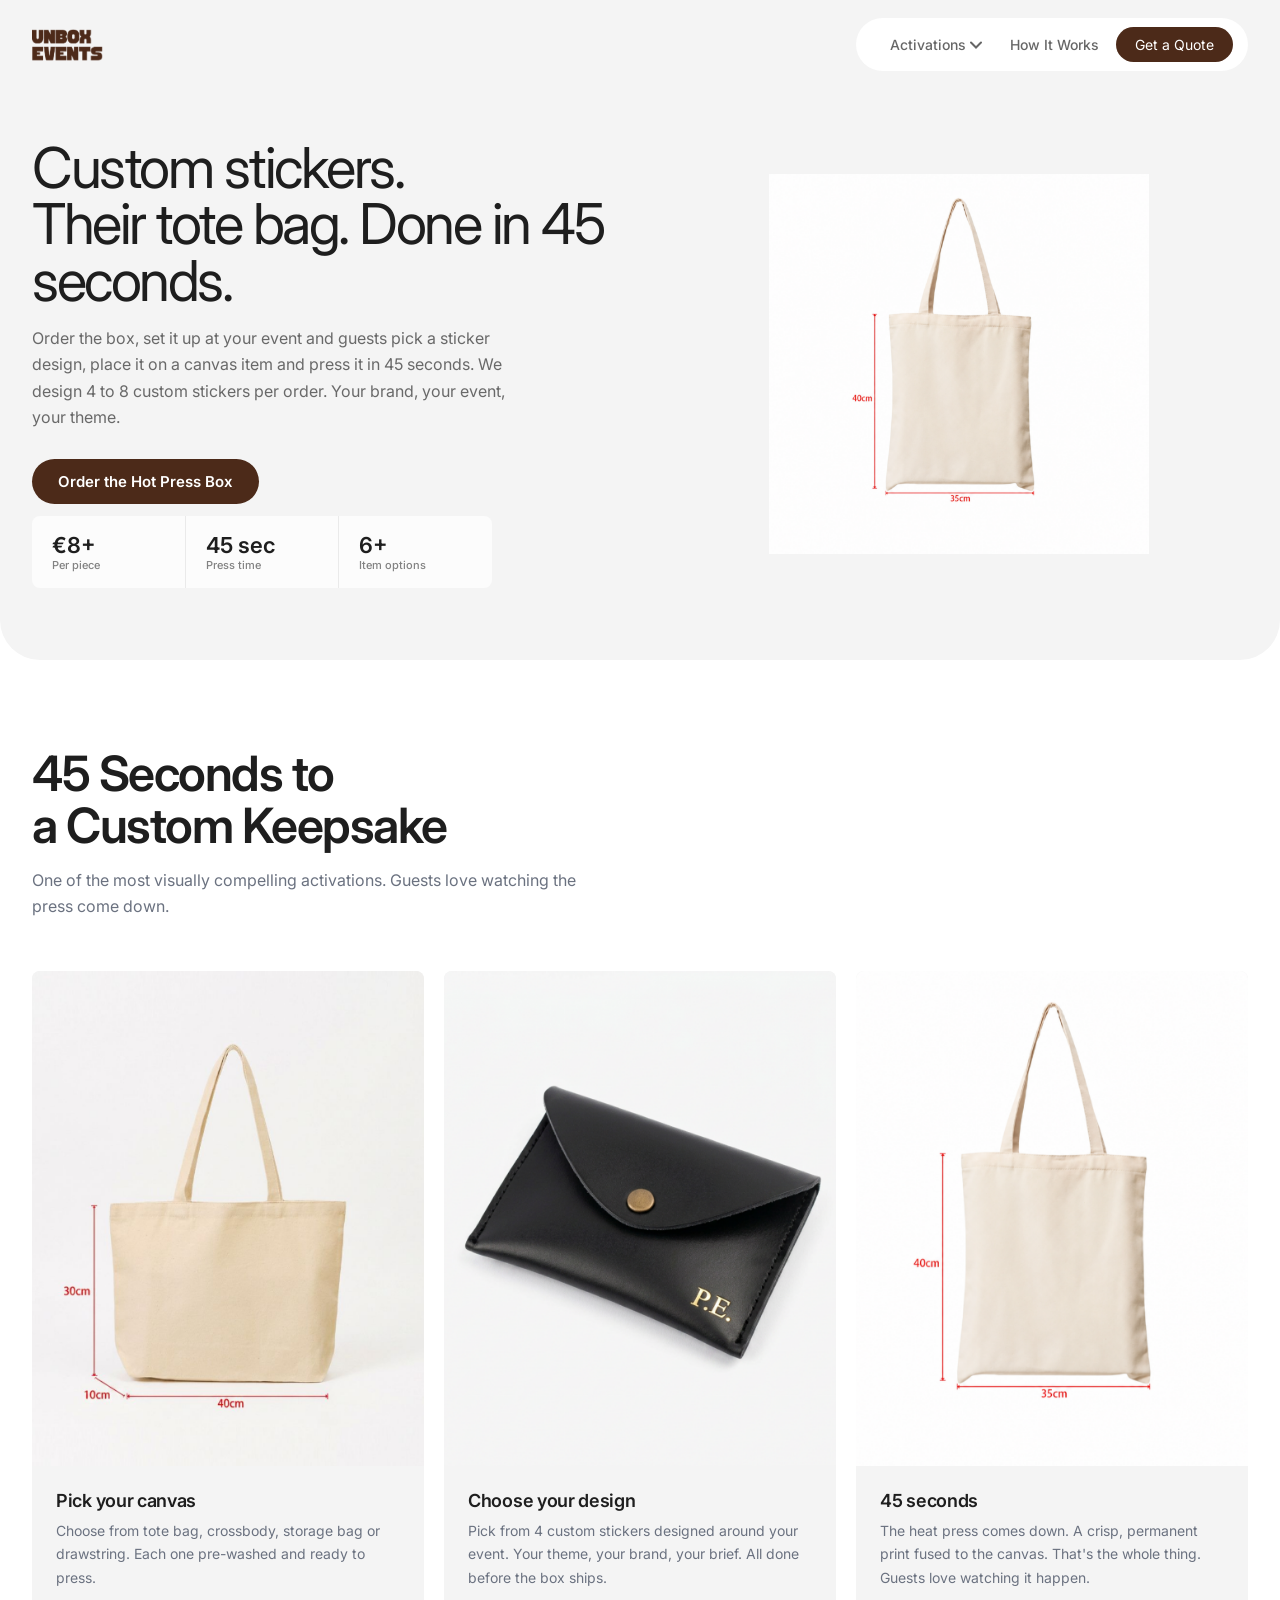
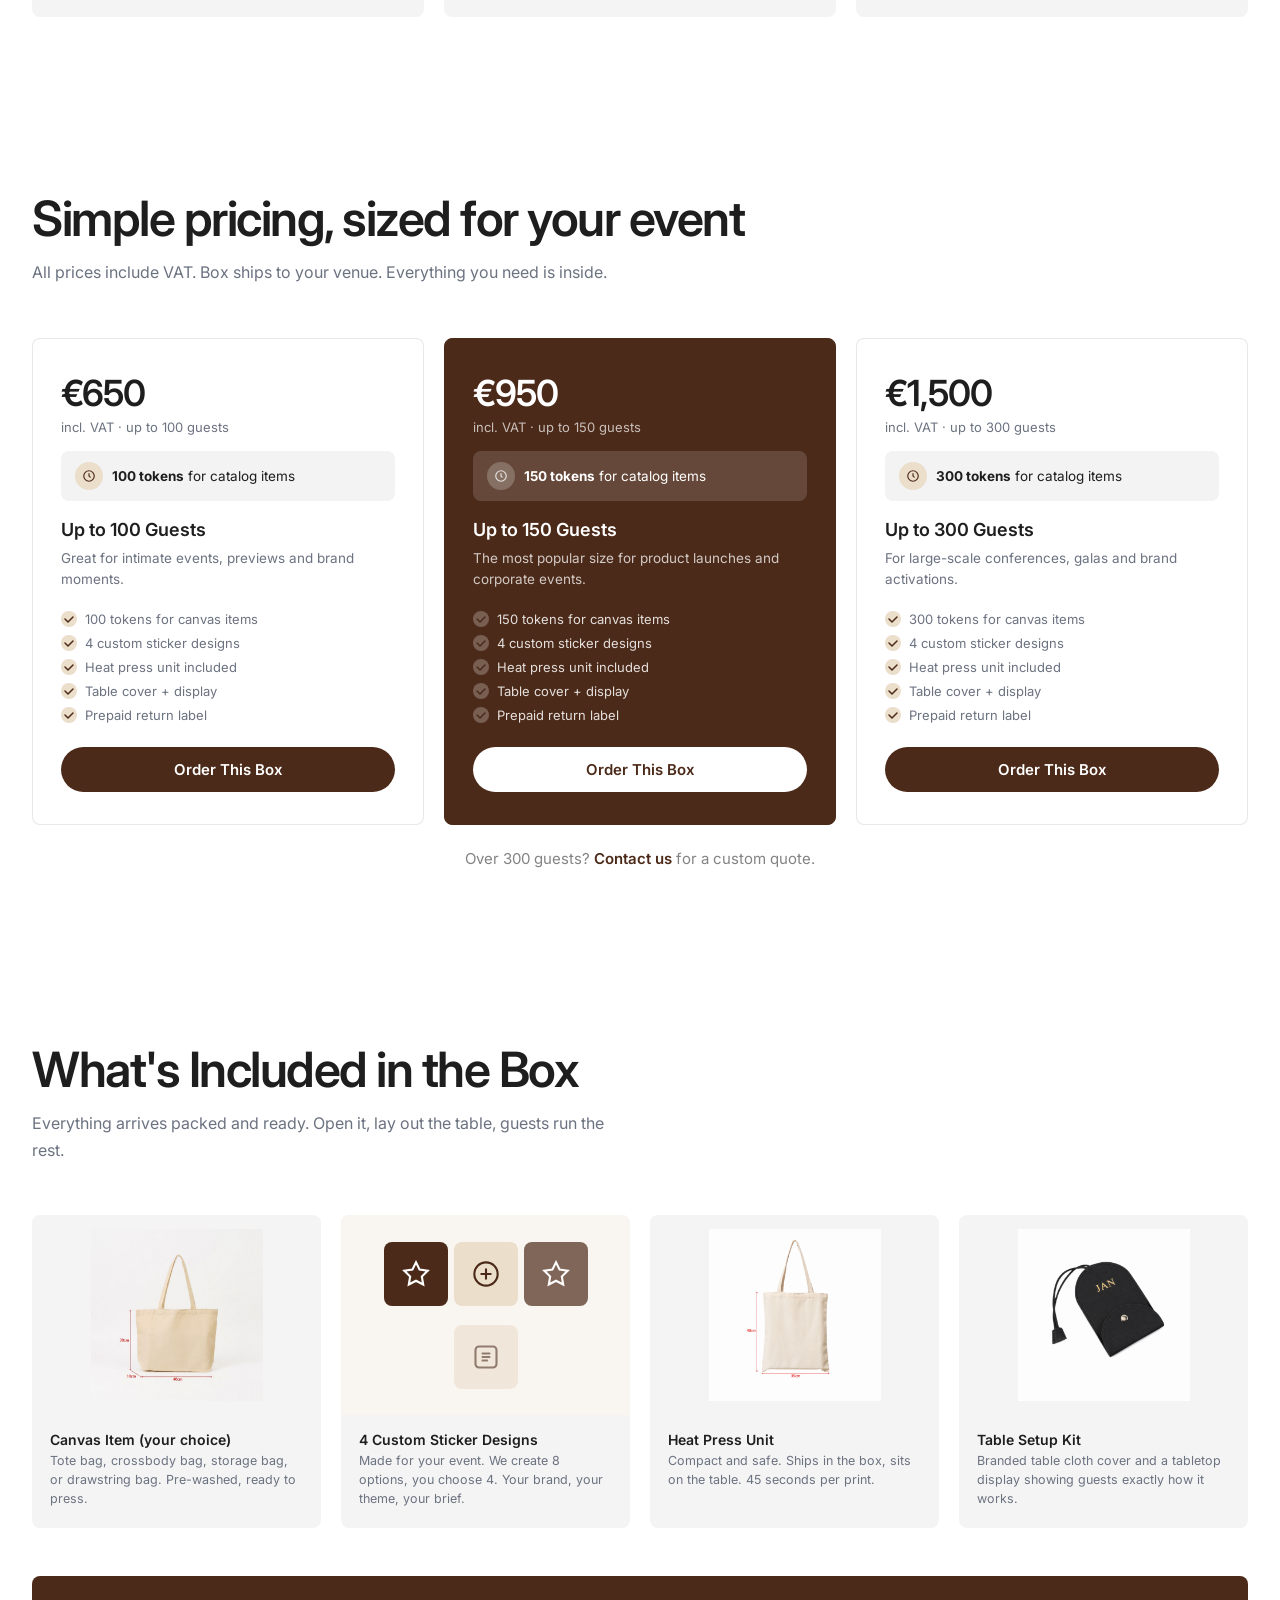
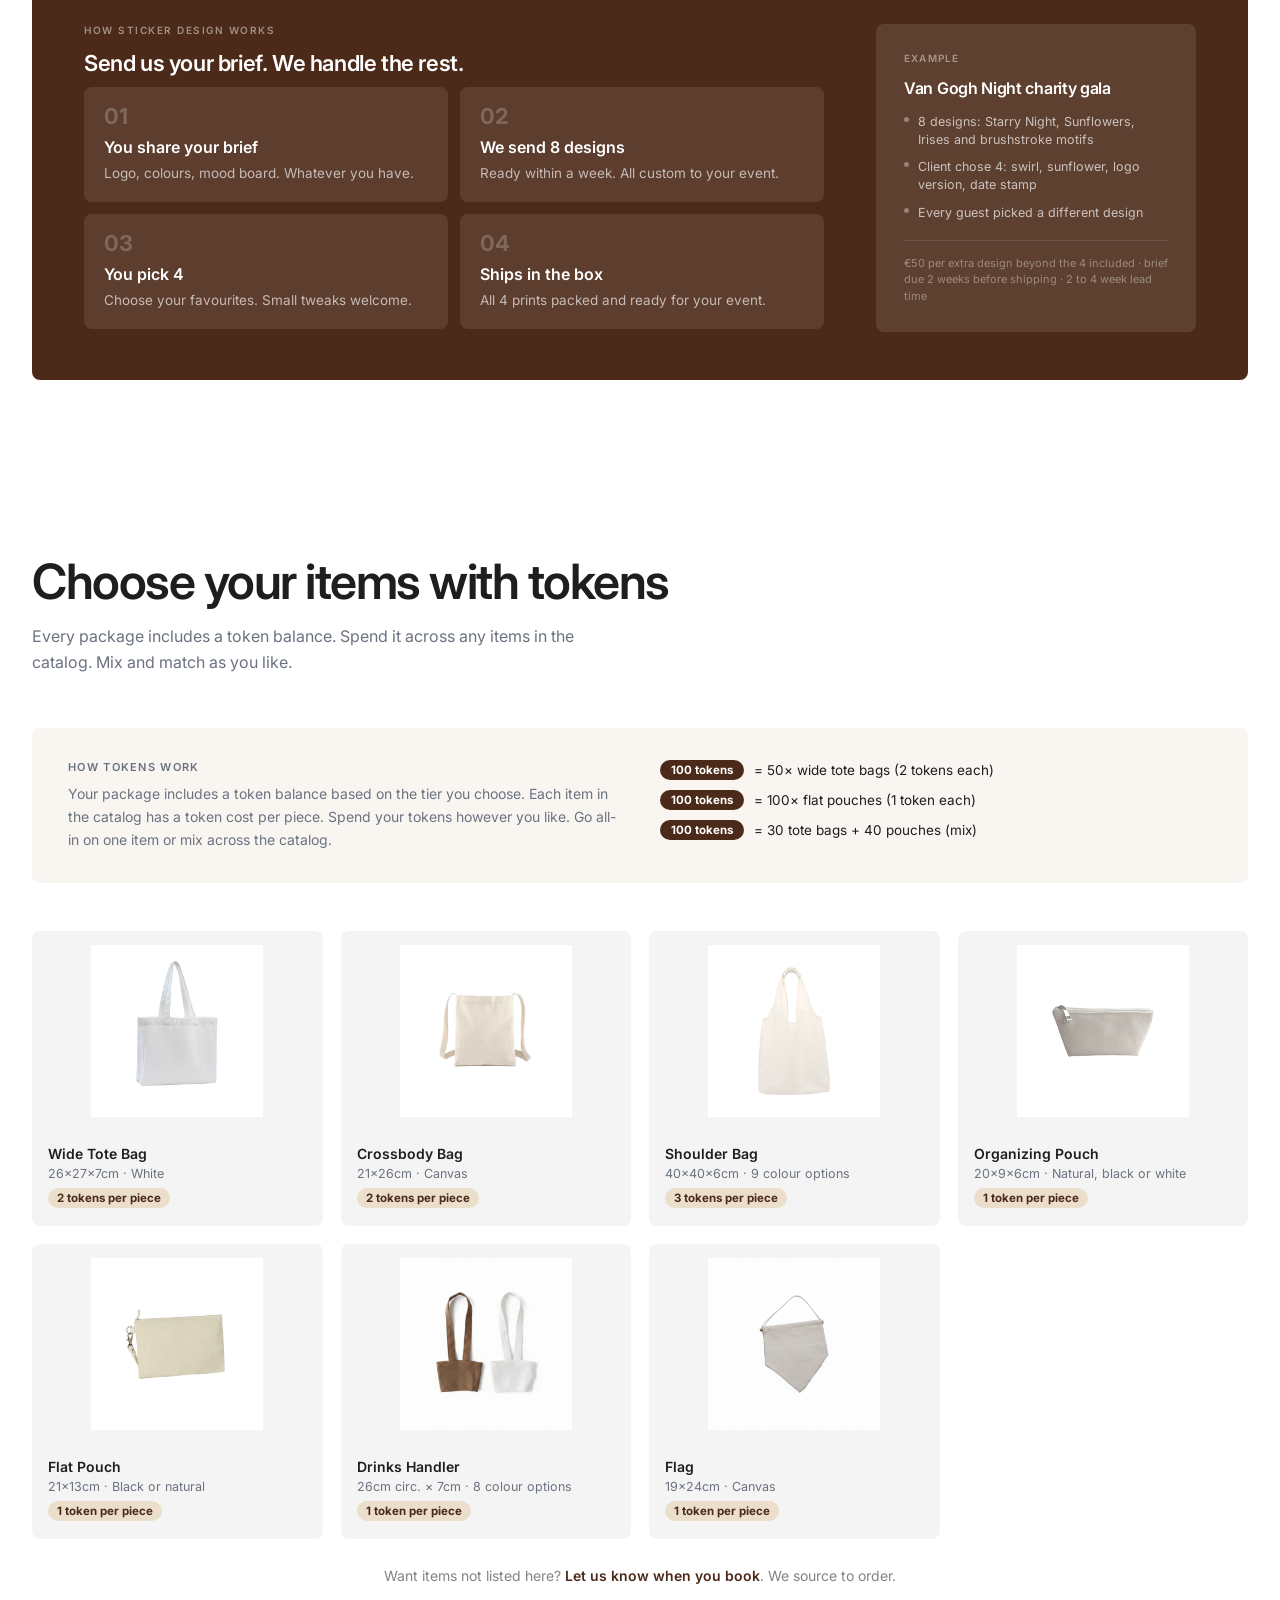
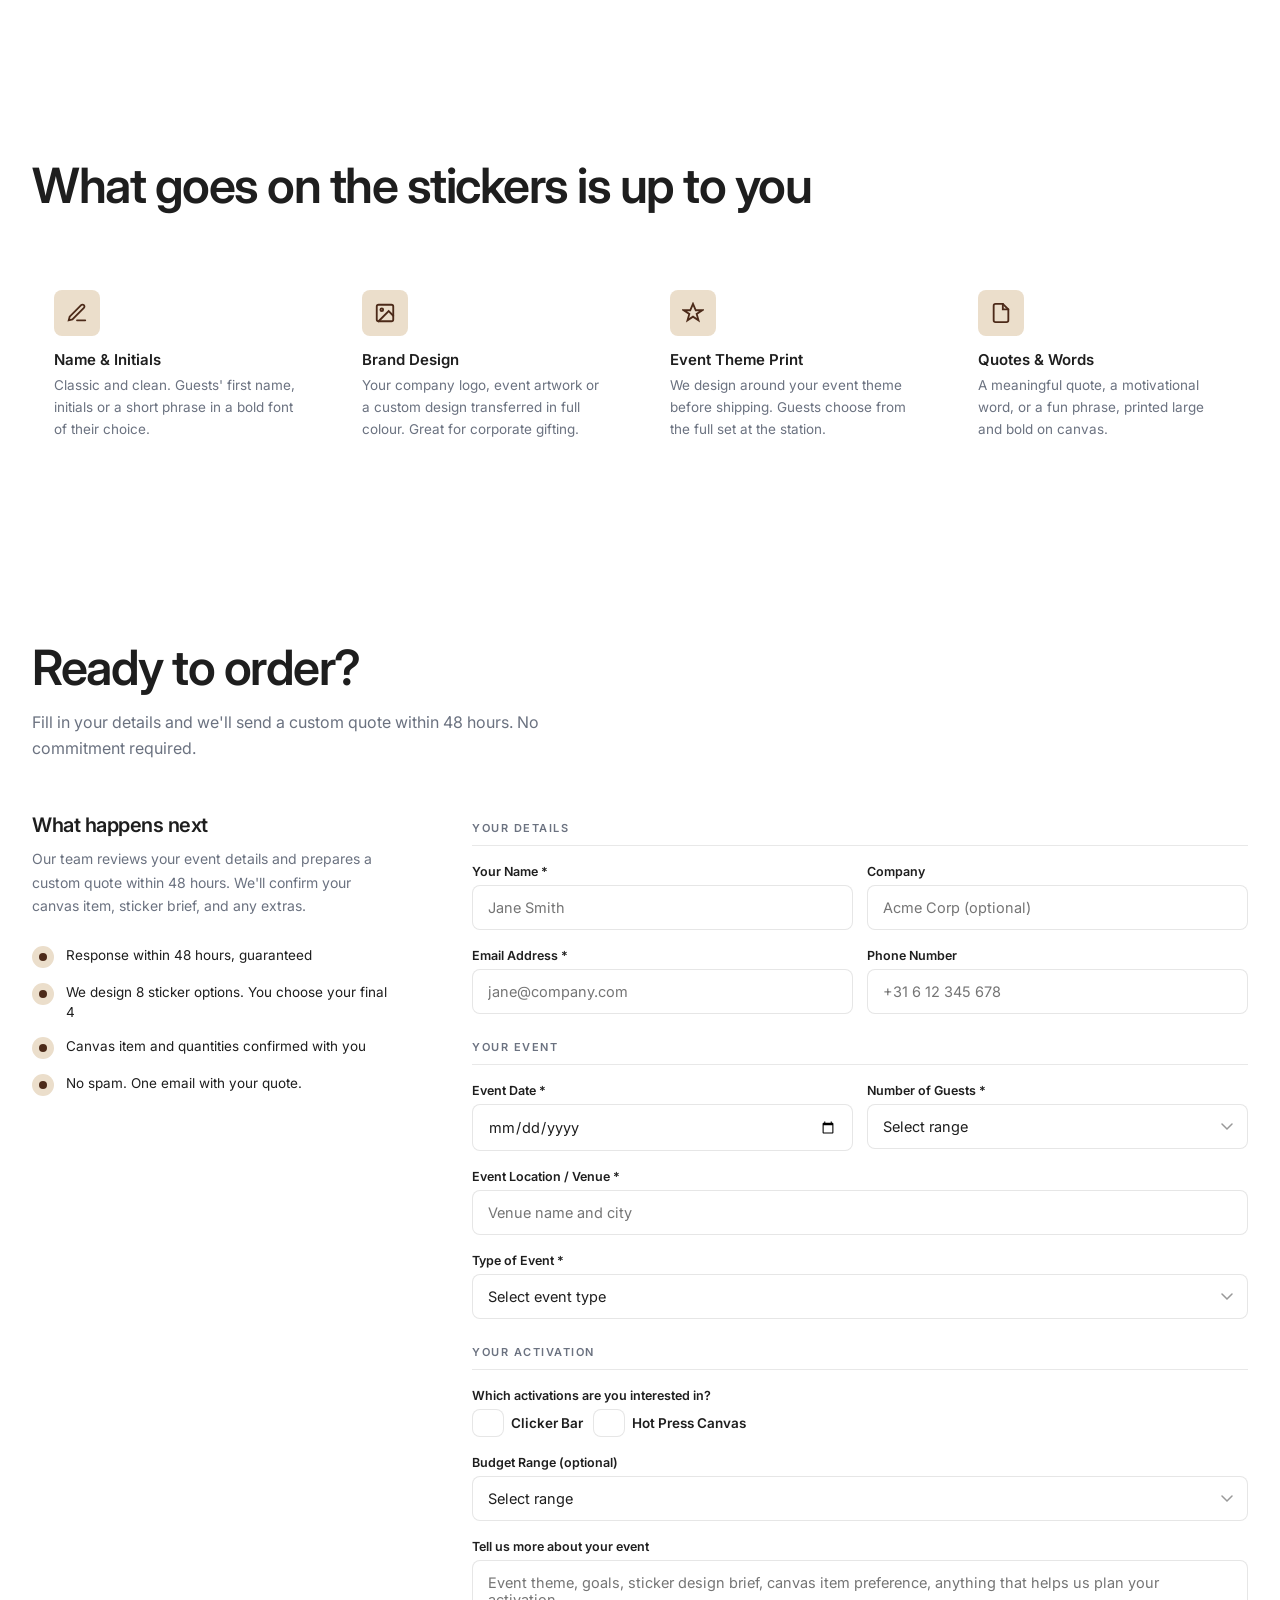
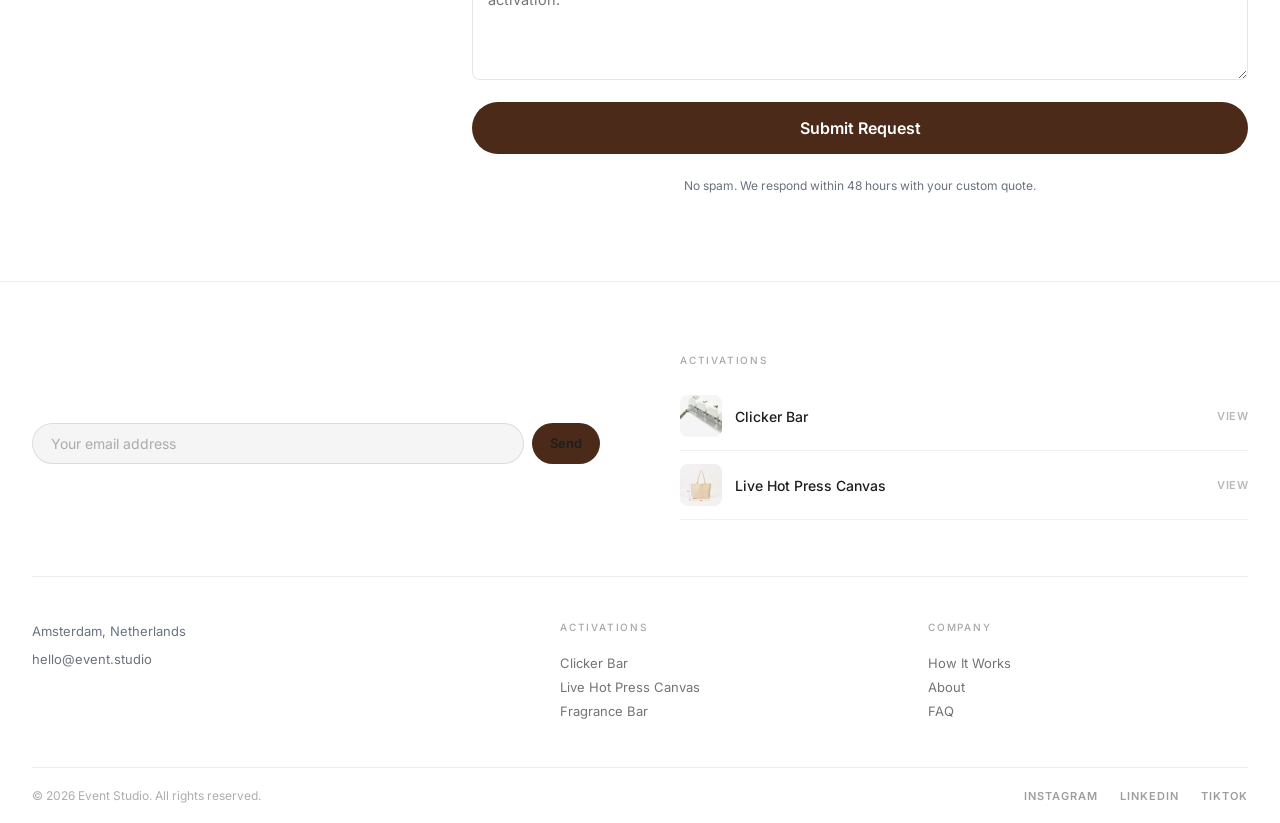
<file: live-hot-press.html>
<!DOCTYPE html>
<html lang="en">
<head>
  <meta charset="UTF-8">
  <meta name="viewport" content="width=device-width, initial-scale=1">
  <title>Live Hot Press Canvas | Custom Print Activation for Events</title>
  <meta name="description" content="Live heat-transfer printing on canvas tote bags, pouches and accessories at your event. Guests watch their design printed in real time. From €8 per piece.">
  <meta name="keywords" content="live hot press canvas event, heat transfer printing event, custom canvas tote bag event, live printing activation, canvas bag personalization event, screen printing event">
  <link rel="preconnect" href="https://fonts.googleapis.com">
  <link rel="preconnect" href="https://fonts.gstatic.com" crossorigin>
  <link href="https://fonts.googleapis.com/css2?family=Inter:wght@300;400;500;600;700;800;900&display=swap" rel="stylesheet">
  <link rel="stylesheet" href="style.css">
  <style>
    .act-hero { min-height: 65vh; background: #F4F4F4; display: flex; align-items: center; padding: 140px var(--pad) 72px; border-radius: 0 0 40px 40px; }
    .act-hero-inner { max-width: var(--mw); margin: 0 auto; width: 100%; display: grid; grid-template-columns: 1fr 1fr; gap: 60px; align-items: center; }
    .act-hero-text .sec-badge-lime { color: rgba(30,30,30,0.55); margin-bottom: 14px; }
    .act-hero-text h1 { font-size: clamp(30px,4.4vw,64px); font-weight: 400; letter-spacing: -2.5px; color: var(--char); line-height: 1.0; margin-bottom: 16px; }
    .act-hero-text p { font-size: 16px; color: rgba(30,30,30,0.65); max-width: 480px; line-height: 1.65; margin-bottom: 28px; }
    .act-hero-img { display: flex; justify-content: center; align-items: center; height: 380px; }
    .act-hero-img img { max-height: 100%; max-width: 100%; object-fit: contain; }
    .stat-bar { display: flex; background: rgba(255,255,255,0.72); border-radius: 8px; margin-top: 12px; overflow: hidden; max-width: 460px; }
    .stat-bar-item { flex: 1; padding: 16px 20px; border-right: 1px solid rgba(0,0,0,0.07); }
    .stat-bar-item:last-child { border-right: none; }
    .stat-bar-num { font-size: 22px; font-weight: 600; color: var(--char); }
    .stat-bar-lbl { font-size: 11px; color: rgba(30,30,30,0.55); font-weight: 500; }

    .sec-how { padding: 88px var(--pad); background: #fff; }
    .steps-grid { display: grid; grid-template-columns: repeat(3, 1fr); gap: 20px; margin-top: 52px; }
    .step { background: #F4F4F4; border-radius: 8px; overflow: hidden; }
    .step-img { height: 55vh; width: 100%; overflow: hidden; }
    .step-img img { width: 100%; height: 100%; object-fit: cover; }
    .step-body { padding: 24px 24px 28px; }
    .step-body h4 { font-size: 18px; font-weight: 600; color: var(--char); margin-bottom: 8px; letter-spacing: -0.3px; }
    .step-body p { font-size: 14px; color: var(--muted); line-height: 1.65; }

    .sec-options { padding: 88px var(--pad); background: #fff; }
    .options-grid { display: grid; grid-template-columns: repeat(4, 1fr); gap: 16px; margin-top: 48px; }
    .option-card { background: #fff; border-radius: 8px; padding: 26px 22px; display: flex; flex-direction: column; gap: 14px; }
    .option-icon { width: 46px; height: 46px; background: var(--lime-soft); border-radius: 8px; flex-shrink: 0; display: flex; align-items: center; justify-content: center; }
    .option-icon svg { width: 22px; height: 22px; }
    .option-card h4 { font-size: 15px; font-weight: 600; color: var(--char); margin-bottom: 6px; }
    .option-card p { font-size: 13.5px; color: var(--muted); line-height: 1.6; }

    .sec-items { padding: 88px var(--pad); background: #fff; }
    .sec-items .sec-h2 { color: var(--char); }
    .sec-items .sec-sub { color: var(--muted); }
    .items-grid-4 { display: grid; grid-template-columns: repeat(4, 1fr); gap: 18px; margin-top: 48px; }
    .item-card { background: #F4F4F4; border-radius: 8px; overflow: hidden; transition: transform .3s; }
    .item-card:hover { transform: translateY(-3px); }
    .item-img { height: 200px; display: flex; align-items: center; justify-content: center; padding: 14px; }
    .item-img img { max-height: 100%; max-width: 100%; object-fit: contain; }
    .item-info { padding: 14px 16px 18px; }
    .item-name { font-size: 14px; font-weight: 600; color: var(--char); margin-bottom: 4px; }
    .item-desc { font-size: 12.5px; color: var(--muted); }
    .items-note { margin-top: 28px; text-align: center; font-size: 14px; color: rgba(30,30,30,0.55); }
    .items-note a { color: var(--lime); font-weight: 600; text-decoration: none; }

    .sec-pricing { padding: 88px var(--pad); background: #fff; }
    .pricing-grid { display: grid; grid-template-columns: repeat(3, 1fr); gap: 20px; margin-top: 48px; }
    .price-card { border: 1.5px solid rgba(30,30,30,0.1); border-radius: 8px; padding: 32px 28px; background: #fff; }
    .price-card.featured { background: var(--lime); border-color: var(--lime); }
    .price-tag { font-size: 36px; font-weight: 600; color: var(--char); letter-spacing: -1px; margin-bottom: 4px; }
    .price-card.featured .price-tag { color: #fff; }
    .price-unit { font-size: 13px; color: var(--muted); margin-bottom: 16px; }
    .price-card.featured .price-unit { color: rgba(255,255,255,0.70); }
    .price-name { font-size: 18px; font-weight: 600; color: var(--char); margin-bottom: 8px; }
    .price-desc { font-size: 13.5px; color: var(--muted); line-height: 1.6; margin-bottom: 20px; }
    .price-card.featured .price-desc { color: rgba(255,255,255,0.75); }
    .price-card.featured .price-name { color: #fff; }
    .price-list { list-style: none; display: flex; flex-direction: column; gap: 8px; }
    .price-list li { font-size: 13px; color: var(--muted); display: flex; align-items: center; gap: 8px; }
    .price-card.featured .price-list li { color: rgba(255,255,255,0.85); }
    .price-list li::before { content:''; display:block; width:16px; height:16px; background:var(--lime-soft); border-radius:50%; flex-shrink:0; background-image:url("data:image/svg+xml,%3Csvg xmlns='http://www.w3.org/2000/svg' viewBox='0 0 16 16'%3E%3Cpath d='M4 8l3 3 5-5' stroke='%234c2a19' stroke-width='1.5' fill='none' stroke-linecap='round' stroke-linejoin='round'/%3E%3C/svg%3E"); background-repeat:no-repeat; background-position:center; }
    .price-card.featured .price-list li::before { background-color:rgba(255,255,255,0.25); }
    .pricing-contact { margin-top: 24px; text-align: center; font-size: 15px; color: rgba(30,30,30,0.55); }
    .pricing-contact a { color: var(--lime); font-weight: 600; }

    .sec-box { padding: 88px var(--pad); background: #fff; }
    .sec-booking { padding: 88px var(--pad); background: #fff; }

    /* Token system */
    .price-token-line { display: flex; align-items: center; gap: 9px; margin: 14px 0 18px; padding: 11px 14px; background: rgba(30,30,30,0.05); border-radius: 8px; font-size: 13.5px; color: var(--char); }
    .price-card.featured .price-token-line { background: rgba(255,255,255,0.14); color: #fff; }
    .price-token-line strong { font-weight: 700; }
    .price-token-icon { width: 28px; height: 28px; background: var(--lime-soft); border-radius: 50%; display: flex; align-items: center; justify-content: center; flex-shrink: 0; }
    .price-card.featured .price-token-icon { background: rgba(255,255,255,0.22); }
    .price-token-icon svg { width: 14px; height: 14px; }

    .token-explainer { display: grid; grid-template-columns: 1fr 1fr; gap: 40px; align-items: start; margin-bottom: 36px; background: #F9F6F2; border-radius: 8px; padding: 32px 36px; }
    .token-explainer-head { font-size: 11px; font-weight: 600; letter-spacing: 1.3px; text-transform: uppercase; color: var(--muted); margin-bottom: 8px; }
    .token-explainer > div > p { font-size: 14px; color: var(--muted); line-height: 1.65; }
    .token-examples { display: flex; flex-direction: column; gap: 10px; justify-content: center; }
    .token-eg { font-size: 13.5px; color: var(--char); display: flex; align-items: center; gap: 10px; flex-wrap: wrap; }
    .te-count { background: var(--lime); color: #fff; font-size: 11.5px; font-weight: 700; padding: 3px 11px; border-radius: 20px; flex-shrink: 0; }
    .item-token { display: inline-flex; align-items: center; gap: 5px; font-size: 11.5px; font-weight: 700; color: var(--lime); background: var(--lime-soft); padding: 3px 9px; border-radius: 20px; margin-top: 7px; }
    .item-img-placeholder { background: #EEE8E0; height: 200px; display: flex; align-items: center; justify-content: center; }
    .item-img-placeholder svg { width: 48px; height: 48px; opacity: 0.35; }

    /* Design callout */
    .design-callout { margin-top: 48px; background: var(--lime); border-radius: 8px; padding: 48px 52px; display: grid; grid-template-columns: 1fr 320px; gap: 52px; align-items: start; }
    .design-callout-label { font-size: 10px; font-weight: 600; letter-spacing: 1.5px; text-transform: uppercase; color: rgba(255,255,255,0.48); margin-bottom: 14px; }
    .design-callout h3 { font-size: 22px; font-weight: 600; color: #fff; letter-spacing: -0.4px; margin-bottom: 10px; line-height: 1.2; }
    .design-callout > div > p { font-size: 14px; color: rgba(255,255,255,0.68); line-height: 1.65; margin-bottom: 24px; }
    .design-steps { display: grid; grid-template-columns: 1fr 1fr; gap: 12px; }
    .design-step { background: rgba(255,255,255,0.09); border-radius: 8px; padding: 18px 20px; }
    .design-step-n { font-size: 22px; font-weight: 700; color: rgba(255,255,255,0.22); line-height: 1; margin-bottom: 10px; letter-spacing: -0.5px; }
    .design-step-title { font-size: 16px; font-weight: 600; color: #fff; margin-bottom: 6px; }
    .design-step-text { font-size: 13.5px; color: rgba(255,255,255,0.65); line-height: 1.55; }
    .design-example-card { background: rgba(255,255,255,0.10); border-radius: 8px; padding: 28px 28px; }
    .design-example-tag { font-size: 10px; font-weight: 600; letter-spacing: 1.2px; text-transform: uppercase; color: rgba(255,255,255,0.45); margin-bottom: 14px; }
    .design-example-card h4 { font-size: 16px; font-weight: 600; color: #fff; margin-bottom: 14px; letter-spacing: -0.3px; line-height: 1.3; }
    .design-example-list { list-style: none; display: flex; flex-direction: column; gap: 9px; }
    .design-example-list li { font-size: 12.5px; color: rgba(255,255,255,0.68); display: flex; align-items: flex-start; gap: 9px; line-height: 1.45; }
    .design-example-list li::before { content: ''; display: block; width: 5px; height: 5px; background: rgba(255,255,255,0.35); border-radius: 50%; flex-shrink: 0; margin-top: 4px; }
    .design-meta { margin-top: 18px; font-size: 11px; color: rgba(255,255,255,0.38); padding-top: 14px; border-top: 1px solid rgba(255,255,255,0.10); line-height: 1.5; }

    @media (max-width: 900px) { .act-hero-inner { grid-template-columns: 1fr; } .act-hero-img { display: none; } .steps-grid { grid-template-columns: 1fr; } .options-grid { grid-template-columns: repeat(2,1fr); } .pricing-grid { grid-template-columns: 1fr; } .items-grid-4 { grid-template-columns: repeat(2,1fr); } .design-callout { grid-template-columns: 1fr; } .token-explainer { grid-template-columns: 1fr; } }
    @media (max-width: 768px) { .act-hero { padding: 120px 5vw 60px; } .sec-how,.sec-options,.sec-items,.sec-pricing,.sec-box,.sec-booking { padding: 60px 5vw; } .options-grid { grid-template-columns: 1fr; } .design-callout { padding: 32px 24px; } .token-explainer { padding: 24px 20px; } }
  </style>
</head>
<body>
<nav class="nav">
  <a href="index.html" class="nav-logo"><img src="images/logo.png" alt="Unbox Events"></a>
  <div class="nav-inner">
  <div class="nav-links">
    <div class="nav-drop"><button class="nav-drop-btn">Activations<svg class="chevron" viewBox="0 0 12 8" fill="none" stroke="currentColor" stroke-width="2" stroke-linecap="round"><path d="M1 1.5l5 5 5-5"/></svg></button>
    <div class="nav-dropdown"><div class="nav-dropdown-menu"><a href="clicker-bar.html">Clicker Bar</a><a href="live-hot-press.html" style="color:var(--lime)">Live Hot Press Canvas</a><a href="fragrance-bar.html">Fragrance Bar</a></div></div></div>
    <a href="pricing.html" class="nav-link">How It Works</a>
  </div>
  <a href="book.html" class="btn-quote">Get a Quote</a>
    <button class="hamburger" id="hamburger"><span></span><span></span></button>
</div>
</nav>
<div class="mobile-overlay" id="mobileOverlay">
  <div class="mob-top">
    <a href="index.html" class="mob-logo"><img src="images/logo.png" alt="Unbox Events"></a>
    <button class="mob-close" id="mobClose"><svg viewBox="0 0 14 14" fill="none" stroke="currentColor" stroke-width="2.5" stroke-linecap="round"><path d="M1 1l12 12M13 1L1 13"/></svg></button>
  </div>
  <div class="mob-panel">
    <a href="clicker-bar.html" class="mob-item"><div class="mob-item-img"><img src="images/img-card-clicker.png" alt="Clicker Bar"></div><div class="mob-item-info"><span class="mob-item-cat">Activation</span><span class="mob-item-name">Clicker Bar</span></div></a>
    <a href="live-hot-press.html" class="mob-item"><div class="mob-item-img"><img src="images/hot-03-tote-bag.png" alt="Live Hot Press Canvas"></div><div class="mob-item-info"><span class="mob-item-cat">Activation</span><span class="mob-item-name">Live Hot Press Canvas</span></div></a>
    <a href="fragrance-bar.html" class="mob-item"><div class="mob-item-img"><img src="images/frag-hero.jpg" alt="Fragrance Bar"></div><div class="mob-item-info"><span class="mob-item-cat">Activation</span><span class="mob-item-name">Fragrance Bar</span></div></a>
  </div>
  <div class="mob-nav-links">
    
    <a href="pricing.html" class="mob-nav-text">How It Works</a>
    <a href="index.html#faq" class="mob-nav-text">FAQ</a>
  </div>
  <a href="book.html" class="mob-quote">Get a Quote</a>
</div>

<section class="act-hero">
  <div class="act-hero-inner">
    <div class="act-hero-text">
      <h1>Custom stickers.<br>Their tote bag. Done in 45 seconds.</h1>
      <p>Order the box, set it up at your event and guests pick a sticker design, place it on a canvas item and press it in 45 seconds. We design 4 to 8 custom stickers per order. Your brand, your event, your theme.</p>
      <a href="book.html" class="btn-dark">Order the Hot Press Box</a>
      <div class="stat-bar">
        <div class="stat-bar-item"><div class="stat-bar-num">€8+</div><div class="stat-bar-lbl">Per piece</div></div>
        <div class="stat-bar-item"><div class="stat-bar-num">45 sec</div><div class="stat-bar-lbl">Press time</div></div>
        <div class="stat-bar-item"><div class="stat-bar-num">6+</div><div class="stat-bar-lbl">Item options</div></div>
      </div>
    </div>
    <div class="act-hero-img"><img src="images/hot-05-laptop-sleeve.png" alt="Live hot press canvas activation"></div>
  </div>
</section>

<section class="sec-how">
  <div class="sec-inner">
    <div class="sec-hdr reveal"><h2 class="sec-h2">45 Seconds to<br>a Custom Keepsake</h2><p class="sec-sub">One of the most visually compelling activations. Guests love watching the press come down.</p></div>
    <div class="steps-grid">
      <div class="step reveal">
        <div class="step-img"><img src="images/hot-03-tote-bag.png" alt="Pick your canvas"></div>
        <div class="step-body"><h4>Pick your canvas</h4><p>Choose from tote bag, crossbody, storage bag or drawstring. Each one pre-washed and ready to press.</p></div>
      </div>
      <div class="step reveal">
        <div class="step-img"><img src="images/mono-13-crossbody-bag.png" alt="Choose your design"></div>
        <div class="step-body"><h4>Choose your design</h4><p>Pick from 4 custom stickers designed around your event. Your theme, your brand, your brief. All done before the box ships.</p></div>
      </div>
      <div class="step reveal">
        <div class="step-img"><img src="images/hot-05-laptop-sleeve.png" alt="45 seconds"></div>
        <div class="step-body"><h4>45 seconds</h4><p>The heat press comes down. A crisp, permanent print fused to the canvas. That's the whole thing. Guests love watching it happen.</p></div>
      </div>
    </div>
  </div>
</section>

<section class="sec-pricing">
  <div class="sec-inner">
    <div class="sec-hdr reveal"><h2 class="sec-h2">Simple pricing, sized for your event</h2><p class="sec-sub">All prices include VAT. Box ships to your venue. Everything you need is inside.</p></div>
    <div class="pricing-grid">
      <div class="price-card reveal">
        <div class="price-tag">€650</div>
        <div class="price-unit">incl. VAT · up to 100 guests</div>
        <div class="price-token-line"><div class="price-token-icon"><svg viewBox="0 0 24 24" fill="none" stroke="#4c2a19" stroke-width="2" stroke-linecap="round"><circle cx="12" cy="12" r="9"/><path d="M12 8v4l2 2"/></svg></div><span><strong>100 tokens</strong> for catalog items</span></div>
        <div class="price-name">Up to 100 Guests</div>
        <div class="price-desc">Great for intimate events, previews and brand moments.</div>
        <ul class="price-list"><li>100 tokens for canvas items</li><li>4 custom sticker designs</li><li>Heat press unit included</li><li>Table cover + display</li><li>Prepaid return label</li></ul>
        <a href="book.html" class="btn-dark" style="display:block;text-align:center;margin-top:24px;">Order This Box</a>
      </div>
      <div class="price-card featured reveal">
        <div class="price-tag">€950</div>
        <div class="price-unit">incl. VAT · up to 150 guests</div>
        <div class="price-token-line"><div class="price-token-icon"><svg viewBox="0 0 24 24" fill="none" stroke="rgba(255,255,255,0.8)" stroke-width="2" stroke-linecap="round"><circle cx="12" cy="12" r="9"/><path d="M12 8v4l2 2"/></svg></div><span><strong>150 tokens</strong> for catalog items</span></div>
        <div class="price-name">Up to 150 Guests</div>
        <div class="price-desc">The most popular size for product launches and corporate events.</div>
        <ul class="price-list"><li>150 tokens for canvas items</li><li>4 custom sticker designs</li><li>Heat press unit included</li><li>Table cover + display</li><li>Prepaid return label</li></ul>
        <a href="book.html" class="btn-dark" style="display:block;text-align:center;margin-top:24px;background:#fff;color:var(--lime);">Order This Box</a>
      </div>
      <div class="price-card reveal">
        <div class="price-tag">€1,500</div>
        <div class="price-unit">incl. VAT · up to 300 guests</div>
        <div class="price-token-line"><div class="price-token-icon"><svg viewBox="0 0 24 24" fill="none" stroke="#4c2a19" stroke-width="2" stroke-linecap="round"><circle cx="12" cy="12" r="9"/><path d="M12 8v4l2 2"/></svg></div><span><strong>300 tokens</strong> for catalog items</span></div>
        <div class="price-name">Up to 300 Guests</div>
        <div class="price-desc">For large-scale conferences, galas and brand activations.</div>
        <ul class="price-list"><li>300 tokens for canvas items</li><li>4 custom sticker designs</li><li>Heat press unit included</li><li>Table cover + display</li><li>Prepaid return label</li></ul>
        <a href="book.html" class="btn-dark" style="display:block;text-align:center;margin-top:24px;">Order This Box</a>
      </div>
    </div>
    <p class="pricing-contact reveal">Over 300 guests? <a href="book.html">Contact us</a> for a custom quote.</p>
  </div>
</section>

<section class="sec-box">
  <div class="sec-inner">
    <div class="sec-hdr reveal"><h2 class="sec-h2">What's Included in the Box</h2><p class="sec-sub">Everything arrives packed and ready. Open it, lay out the table, guests run the rest.</p></div>
    <div class="box-items-grid">
      <div class="box-item-card reveal">
        <div class="box-item-card-img"><img src="images/hot-03-tote-bag.png" alt="Canvas item of your choice"></div>
        <div class="box-item-card-body"><div class="box-item-card-name">Canvas Item (your choice)</div><div class="box-item-card-desc">Tote bag, crossbody bag, storage bag, or drawstring bag. Pre-washed, ready to press.</div></div>
      </div>
      <div class="box-item-card reveal">
        <div class="box-item-card-img" style="background:#F9F6F2; display:flex; align-items:center; justify-content:center; gap:6px; flex-wrap:wrap; padding:20px;">
          <div style="width:64px;height:64px;background:var(--lime);border-radius:8px;display:flex;align-items:center;justify-content:center;"><svg width="28" height="28" viewBox="0 0 24 24" fill="none" stroke="#fff" stroke-width="1.8" stroke-linecap="round"><path d="M12 2l3.09 6.26L22 9.27l-5 4.87 1.18 6.88L12 17.77l-6.18 3.25L7 14.14 2 9.27l6.91-1.01L12 2z"/></svg></div>
          <div style="width:64px;height:64px;background:var(--lime-soft);border-radius:8px;display:flex;align-items:center;justify-content:center;"><svg width="28" height="28" viewBox="0 0 24 24" fill="none" stroke="var(--lime)" stroke-width="1.8" stroke-linecap="round"><circle cx="12" cy="12" r="10"/><path d="M8 12h8M12 8v8"/></svg></div>
          <div style="width:64px;height:64px;background:var(--lime);border-radius:8px;display:flex;align-items:center;justify-content:center;opacity:0.7;"><svg width="28" height="28" viewBox="0 0 24 24" fill="none" stroke="#fff" stroke-width="1.8" stroke-linecap="round"><path d="M12 2l3.09 6.26L22 9.27l-5 4.87 1.18 6.88L12 17.77l-6.18 3.25L7 14.14 2 9.27l6.91-1.01L12 2z"/></svg></div>
          <div style="width:64px;height:64px;background:var(--lime-soft);border-radius:8px;display:flex;align-items:center;justify-content:center;opacity:0.6;"><svg width="28" height="28" viewBox="0 0 24 24" fill="none" stroke="var(--lime)" stroke-width="1.8" stroke-linecap="round"><rect x="3" y="3" width="18" height="18" rx="3"/><path d="M9 9h6M9 12h6M9 15h4"/></svg></div>
        </div>
        <div class="box-item-card-body"><div class="box-item-card-name">4 Custom Sticker Designs</div><div class="box-item-card-desc">Made for your event. We create 8 options, you choose 4. Your brand, your theme, your brief.</div></div>
      </div>
      <div class="box-item-card reveal">
        <div class="box-item-card-img"><img src="images/hot-05-laptop-sleeve.png" alt="Heat Press Unit"></div>
        <div class="box-item-card-body"><div class="box-item-card-name">Heat Press Unit</div><div class="box-item-card-desc">Compact and safe. Ships in the box, sits on the table. 45 seconds per print.</div></div>
      </div>
      <div class="box-item-card reveal">
        <div class="box-item-card-img"><img src="images/mono-14-drawstring-bag.png" alt="Table Setup Kit"></div>
        <div class="box-item-card-body"><div class="box-item-card-name">Table Setup Kit</div><div class="box-item-card-desc">Branded table cloth cover and a tabletop display showing guests exactly how it works.</div></div>
      </div>
    </div>

    <div class="design-callout reveal">
      <div>
        <div class="design-callout-label">How sticker design works</div>
        <h3>Send us your brief. We handle the rest.</h3>
        <div class="design-steps">
          <div class="design-step">
            <div class="design-step-n">01</div>
            <div class="design-step-title">You share your brief</div>
            <div class="design-step-text">Logo, colours, mood board. Whatever you have.</div>
          </div>
          <div class="design-step">
            <div class="design-step-n">02</div>
            <div class="design-step-title">We send 8 designs</div>
            <div class="design-step-text">Ready within a week. All custom to your event.</div>
          </div>
          <div class="design-step">
            <div class="design-step-n">03</div>
            <div class="design-step-title">You pick 4</div>
            <div class="design-step-text">Choose your favourites. Small tweaks welcome.</div>
          </div>
          <div class="design-step">
            <div class="design-step-n">04</div>
            <div class="design-step-title">Ships in the box</div>
            <div class="design-step-text">All 4 prints packed and ready for your event.</div>
          </div>
        </div>
      </div>
      <div class="design-example-card">
        <div class="design-example-tag">Example</div>
        <h4>Van Gogh Night charity gala</h4>
        <ul class="design-example-list">
          <li>8 designs: Starry Night, Sunflowers, Irises and brushstroke motifs</li>
          <li>Client chose 4: swirl, sunflower, logo version, date stamp</li>
          <li>Every guest picked a different design</li>
        </ul>
        <div class="design-meta">€50 per extra design beyond the 4 included · brief due 2 weeks before shipping · 2 to 4 week lead time</div>
      </div>
    </div>
  </div>
</section>

<section class="sec-items">
  <div class="sec-inner">
    <div class="sec-hdr reveal"><h2 class="sec-h2">Choose your items with tokens</h2><p class="sec-sub">Every package includes a token balance. Spend it across any items in the catalog. Mix and match as you like.</p></div>

    <div class="token-explainer reveal">
      <div>
        <div class="token-explainer-head">How tokens work</div>
        <p>Your package includes a token balance based on the tier you choose. Each item in the catalog has a token cost per piece. Spend your tokens however you like. Go all-in on one item or mix across the catalog.</p>
      </div>
      <div class="token-examples">
        <div class="token-eg"><span class="te-count">100 tokens</span> = 50× wide tote bags (2 tokens each)</div>
        <div class="token-eg"><span class="te-count">100 tokens</span> = 100× flat pouches (1 token each)</div>
        <div class="token-eg"><span class="te-count">100 tokens</span> = 30 tote bags + 40 pouches (mix)</div>
      </div>
    </div>

    <div class="items-grid-4">
      <div class="item-card reveal">
        <div class="item-img"><img src="images/item-tote-wide.png" alt="Wide Tote Bag"></div>
        <div class="item-info">
          <div class="item-name">Wide Tote Bag</div>
          <div class="item-desc">26×27×7cm · White</div>
          <div class="item-token">2 tokens per piece</div>
        </div>
      </div>
      <div class="item-card reveal">
        <div class="item-img"><img src="images/item-crossbody.png" alt="Crossbody Bag"></div>
        <div class="item-info">
          <div class="item-name">Crossbody Bag</div>
          <div class="item-desc">21×26cm · Canvas</div>
          <div class="item-token">2 tokens per piece</div>
        </div>
      </div>
      <div class="item-card reveal">
        <div class="item-img"><img src="images/item-shoulder.png" alt="Shoulder Bag"></div>
        <div class="item-info">
          <div class="item-name">Shoulder Bag</div>
          <div class="item-desc">40×40×6cm · 9 colour options</div>
          <div class="item-token">3 tokens per piece</div>
        </div>
      </div>
      <div class="item-card reveal">
        <div class="item-img"><img src="images/item-organizing-pouch.png" alt="Organizing Pouch"></div>
        <div class="item-info">
          <div class="item-name">Organizing Pouch</div>
          <div class="item-desc">20×9×6cm · Natural, black or white</div>
          <div class="item-token">1 token per piece</div>
        </div>
      </div>
      <div class="item-card reveal">
        <div class="item-img"><img src="images/item-flat-pouch.png" alt="Flat Pouch"></div>
        <div class="item-info">
          <div class="item-name">Flat Pouch</div>
          <div class="item-desc">21×13cm · Black or natural</div>
          <div class="item-token">1 token per piece</div>
        </div>
      </div>
      <div class="item-card reveal">
        <div class="item-img"><img src="images/item-drinks-handler.png" alt="Drinks Handler"></div>
        <div class="item-info">
          <div class="item-name">Drinks Handler</div>
          <div class="item-desc">26cm circ. × 7cm · 8 colour options</div>
          <div class="item-token">1 token per piece</div>
        </div>
      </div>
      <div class="item-card reveal">
        <div class="item-img"><img src="images/item-flag.png" alt="Flag"></div>
        <div class="item-info">
          <div class="item-name">Flag</div>
          <div class="item-desc">19×24cm · Canvas</div>
          <div class="item-token">1 token per piece</div>
        </div>
      </div>
    </div>
    <p class="items-note reveal">Want items not listed here? <a href="#hp-book-form">Let us know when you book</a>. We source to order.</p>
  </div>
</section>

<section class="sec-options">
  <div class="sec-inner">
    <div class="sec-hdr reveal"><h2 class="sec-h2">What goes on the stickers is up to you</h2></div>
    <div class="options-grid">
      <div class="option-card reveal">
        <div class="option-icon"><svg viewBox="0 0 24 24" fill="none" stroke="#4c2a19" stroke-width="2" stroke-linecap="round"><path d="M12 20h9M16.5 3.5a2.121 2.121 0 013 3L7 19l-4 1 1-4L16.5 3.5z"/></svg></div>
        <div><h4>Name &amp; Initials</h4><p>Classic and clean. Guests' first name, initials or a short phrase in a bold font of their choice.</p></div>
      </div>
      <div class="option-card reveal">
        <div class="option-icon"><svg viewBox="0 0 24 24" fill="none" stroke="#4c2a19" stroke-width="2" stroke-linecap="round"><rect x="3" y="3" width="18" height="18" rx="2"/><circle cx="8.5" cy="8.5" r="1.5"/><polyline points="21 15 16 10 5 21"/></svg></div>
        <div><h4>Brand Design</h4><p>Your company logo, event artwork or a custom design transferred in full colour. Great for corporate gifting.</p></div>
      </div>
      <div class="option-card reveal">
        <div class="option-icon"><svg viewBox="0 0 24 24" fill="none" stroke="#4c2a19" stroke-width="2" stroke-linecap="round"><path d="M12 2l3 7h7l-6 4 2 7-6-4-6 4 2-7-6-4h7z"/></svg></div>
        <div><h4>Event Theme Print</h4><p>We design around your event theme before shipping. Guests choose from the full set at the station.</p></div>
      </div>
      <div class="option-card reveal">
        <div class="option-icon"><svg viewBox="0 0 24 24" fill="none" stroke="#4c2a19" stroke-width="2" stroke-linecap="round"><path d="M14 2H6a2 2 0 00-2 2v16a2 2 0 002 2h12a2 2 0 002-2V8z"/><polyline points="14 2 14 8 20 8"/></svg></div>
        <div><h4>Quotes &amp; Words</h4><p>A meaningful quote, a motivational word, or a fun phrase, printed large and bold on canvas.</p></div>
      </div>
    </div>
  </div>
</section>

<section class="sec-booking" id="hp-book-form">
  <div class="sec-inner">
    <div class="sec-hdr reveal">
      <h2 class="sec-h2">Ready to order?</h2>
      <p class="sec-sub">Fill in your details and we'll send a custom quote within 48 hours. No commitment required.</p>
    </div>
    <div class="book-grid" style="margin-top:52px">
      <div class="book-sidebar reveal">
        <h3>What happens next</h3>
        <p>Our team reviews your event details and prepares a custom quote within 48 hours. We'll confirm your canvas item, sticker brief, and any extras.</p>
        <div class="sidebar-bullets">
          <div class="sb-item"><div class="sb-dot"></div><span>Response within 48 hours, guaranteed</span></div>
          <div class="sb-item"><div class="sb-dot"></div><span>We design 8 sticker options. You choose your final 4</span></div>
          <div class="sb-item"><div class="sb-dot"></div><span>Canvas item and quantities confirmed with you</span></div>
          <div class="sb-item"><div class="sb-dot"></div><span>No spam. One email with your quote.</span></div>
        </div>
      </div>
      <form class="book-form reveal">
        <div class="form-section-label">Your Details</div>
        <div class="form-row">
          <div class="fg"><label>Your Name *</label><input type="text" placeholder="Jane Smith" required></div>
          <div class="fg"><label>Company</label><input type="text" placeholder="Acme Corp (optional)"></div>
        </div>
        <div class="form-row">
          <div class="fg"><label>Email Address *</label><input type="email" placeholder="jane@company.com" required></div>
          <div class="fg"><label>Phone Number</label><input type="tel" placeholder="+31 6 12 345 678"></div>
        </div>
        <div class="form-section-label">Your Event</div>
        <div class="form-row">
          <div class="fg"><label>Event Date *</label><input type="date" required></div>
          <div class="fg"><label>Number of Guests *</label><select required><option value="">Select range</option><option>Under 50</option><option>50 – 150</option><option>150 – 300</option><option>300 – 500</option><option>500+</option></select></div>
        </div>
        <div class="fg"><label>Event Location / Venue *</label><input type="text" placeholder="Venue name and city" required></div>
        <div class="fg"><label>Type of Event *</label><select required><option value="">Select event type</option><option>Corporate Event</option><option>Product Launch</option><option>Private Party / Birthday</option><option>Wedding</option><option>Trade Show / Expo</option><option>Team Event</option><option>Brand Activation</option><option>Other</option></select></div>
        <div class="form-section-label">Your Activation</div>
        <div class="fg">
          <label>Which activations are you interested in?</label>
          <div class="checkbox-group">
            <label class="checkbox-item"><input type="checkbox" value="clicker"><span>Clicker Bar</span></label>
            <label class="checkbox-item"><input type="checkbox" value="hotpress" checked><span>Hot Press Canvas</span></label>
          </div>
        </div>
        <div class="fg"><label>Budget Range (optional)</label><select><option value="">Select range</option><option>Under €1,000</option><option>€1,000 – €2,500</option><option>€2,500 – €5,000</option><option>€5,000 – €10,000</option><option>€10,000+</option></select></div>
        <div class="fg"><label>Tell us more about your event</label><textarea placeholder="Event theme, goals, sticker design brief, canvas item preference, anything that helps us plan your activation."></textarea></div>
        <button type="submit" class="btn-submit">Submit Request</button>
        <p class="form-note">No spam. We respond within 48 hours with your custom quote.</p>
      </form>
    </div>
  </div>
</section>

<footer>
  <div class="foot-top"><div class="foot-nl"><div class="foot-nl-heading">Stay inspired.</div><p>Event inspiration once a month, no spam.</p><form class="nl-form" id="nlForm"><input type="email" placeholder="Your email address" required><button type="submit">Send</button></form></div>
  <div class="foot-acts"><div class="foot-acts-label">Activations</div><ul class="foot-act-list">
    <li><a href="clicker-bar.html"><div class="foot-act-left"><img src="images/img-card-clicker.png" alt="" class="foot-act-thumb">Clicker Bar</div><span class="foot-act-arrow">VIEW</span></a></li>
    <li><a href="live-hot-press.html"><div class="foot-act-left"><img src="images/hot-03-tote-bag.png" alt="" class="foot-act-thumb">Live Hot Press Canvas</div><span class="foot-act-arrow">VIEW</span></a></li>
  </ul></div></div>
  <div class="foot-mid"><div class="foot-mid-info"><p>Amsterdam, Netherlands</p><p>hello@event.studio</p></div><div><div class="foot-col-label">Activations</div><div class="foot-col-links"><a href="clicker-bar.html">Clicker Bar</a><a href="live-hot-press.html">Live Hot Press Canvas</a><a href="fragrance-bar.html">Fragrance Bar</a></div></div><div><div class="foot-col-label">Company</div><div class="foot-col-links"><a href="pricing.html">How It Works</a><a href="about.html">About</a><a href="index.html#faq">FAQ</a></div></div></div>
  <div class="foot-bottom"><p>© 2026 Event Studio. All rights reserved.</p><div class="foot-socials"><a href="#">Instagram</a><a href="#">LinkedIn</a><a href="#">TikTok</a></div></div>
</footer>
<script>
const ham=document.getElementById('hamburger'),overlay=document.getElementById('mobileOverlay'),mobClose=document.getElementById('mobClose');
ham.addEventListener('click',()=>{ham.classList.add('open');overlay.classList.add('open');});
if(mobClose)mobClose.addEventListener('click',()=>{ham.classList.remove('open');overlay.classList.remove('open');});
overlay.querySelectorAll('a').forEach(a=>a.addEventListener('click',()=>{ham.classList.remove('open');overlay.classList.remove('open');}));
document.querySelectorAll('.reveal').forEach(r=>new IntersectionObserver(entries=>{entries.forEach(e=>{if(e.isIntersecting)e.target.classList.add('visible');});},{threshold:0.1}).observe(r));
document.getElementById('nlForm').addEventListener('submit',e=>{e.preventDefault();const b=e.target.querySelector('button');b.textContent='Sent';b.disabled=true;});
</script>
</body>
</html>
</file>
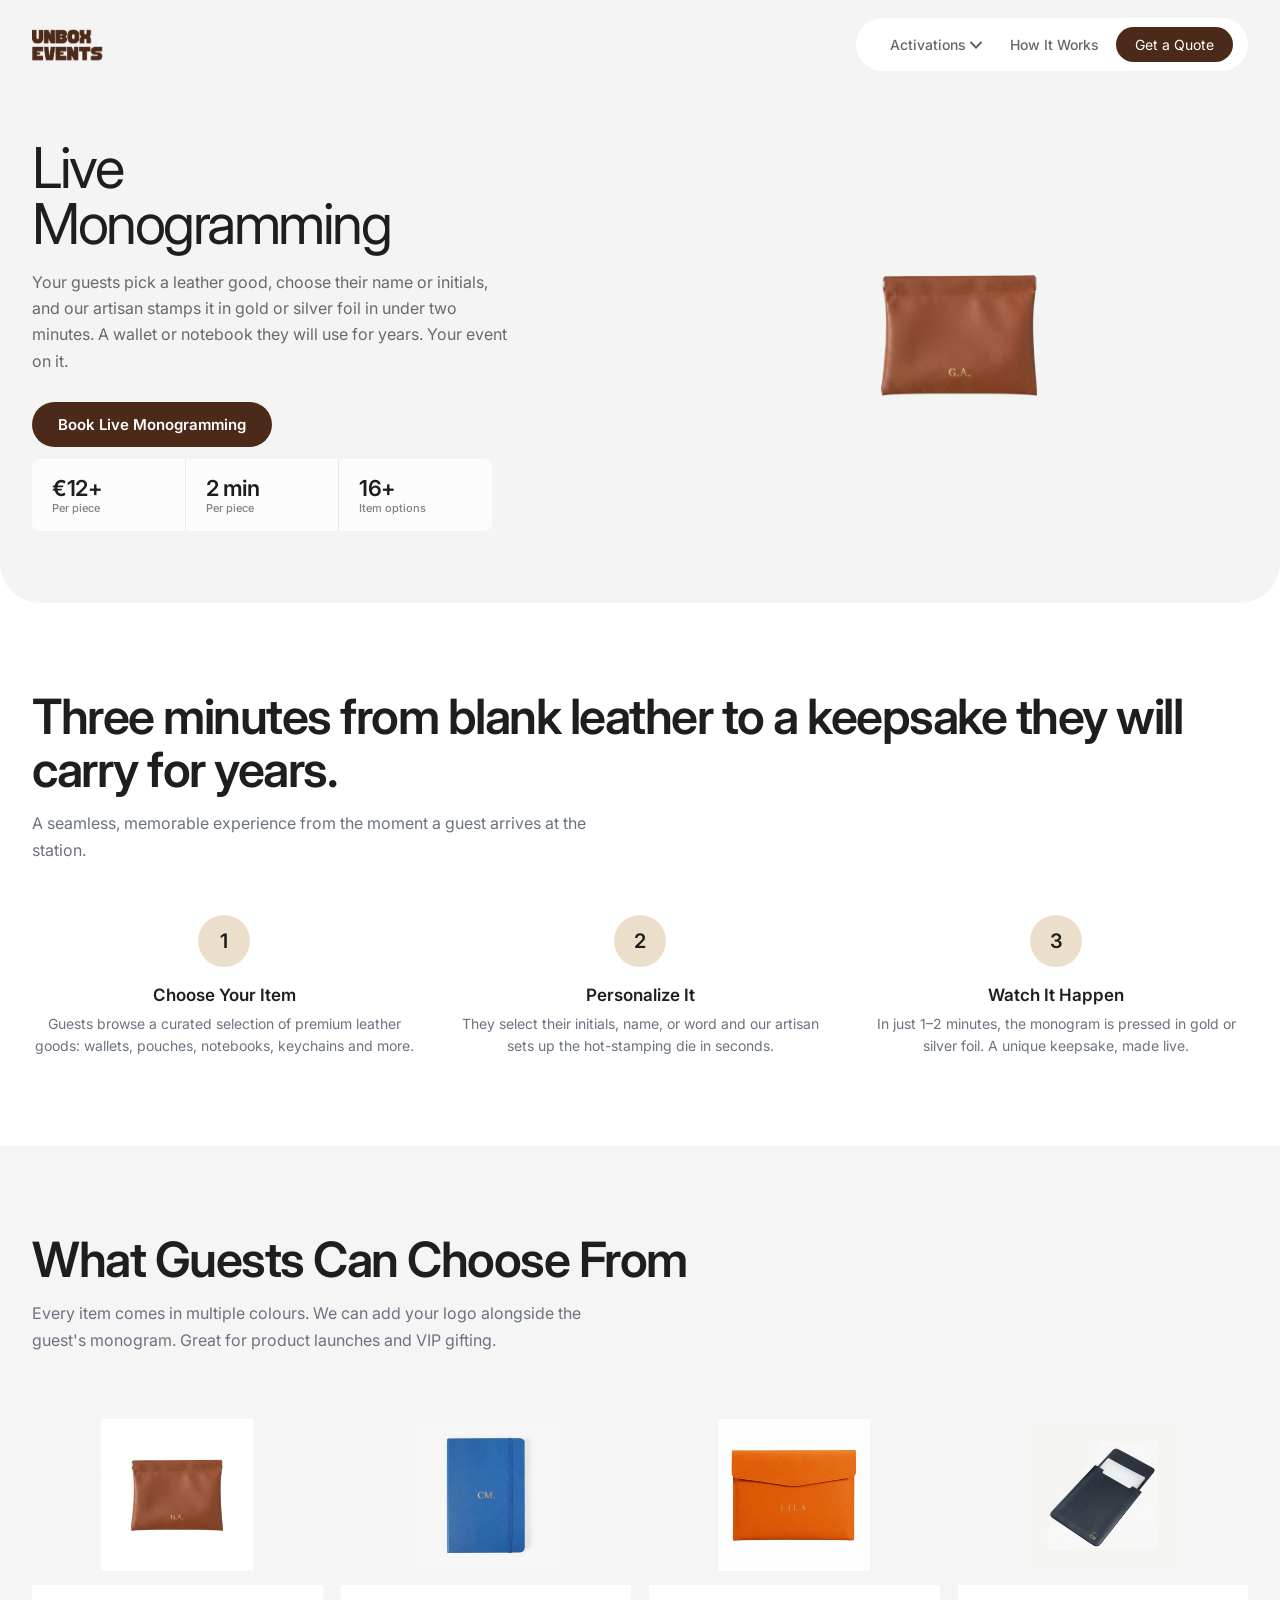
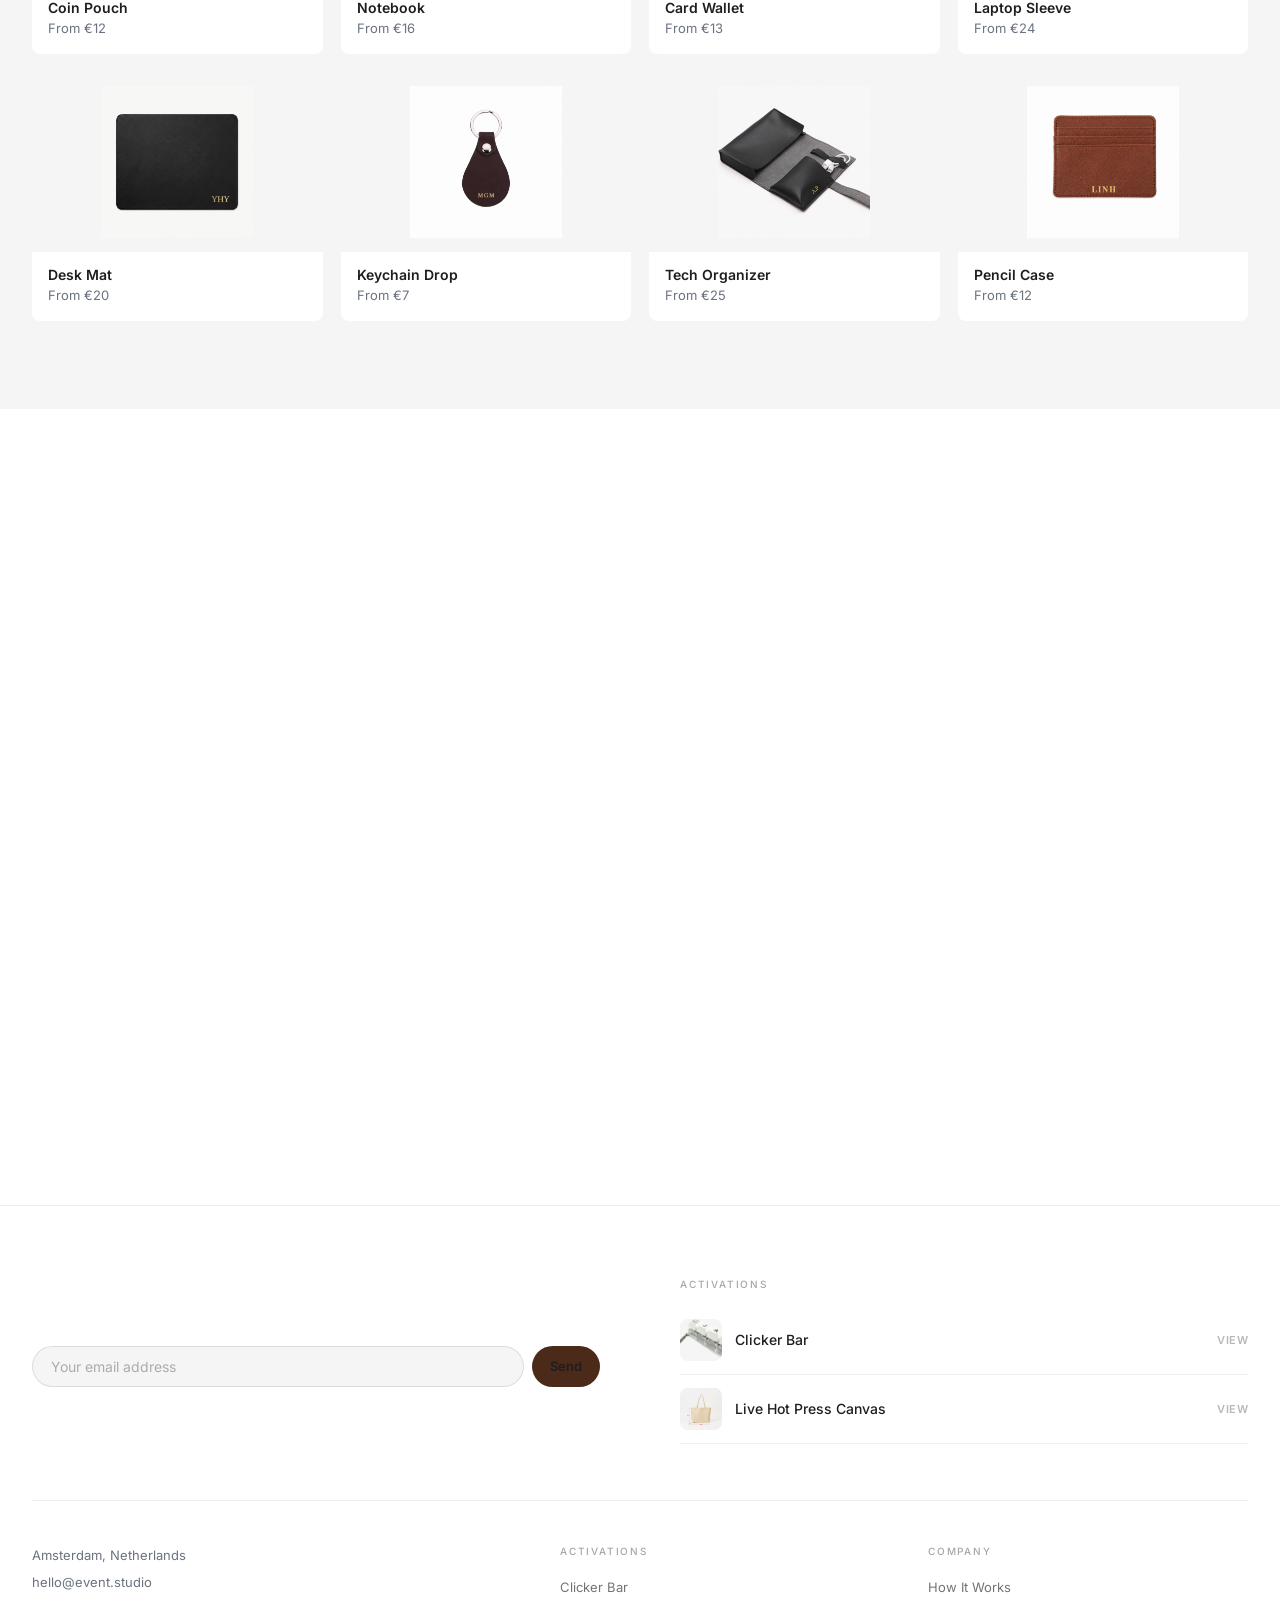
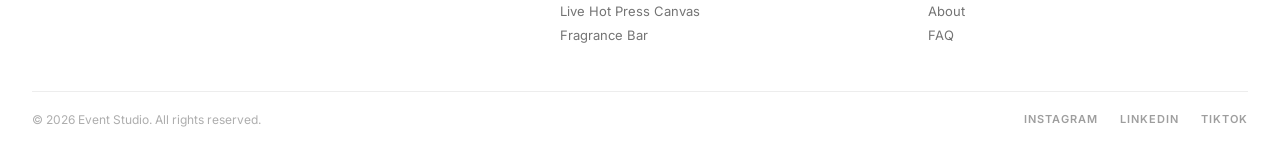
<file: live-monogramming.html>
<!DOCTYPE html>
<html lang="en">
<head>
  <meta charset="UTF-8">
  <meta name="viewport" content="width=device-width, initial-scale=1">
  <title>Live Monogramming | Personalized Leather Goods at Your Event</title>
  <meta name="description" content="Live monogramming at your corporate event or private celebration. Artisans hot-stamp initials onto premium leather goods in real time. From €12 per piece.">
  <meta name="keywords" content="live monogramming event, leather monogramming, custom initials event, personalized leather goods, corporate gifting activation, hot stamping event">
  <link rel="preconnect" href="https://fonts.googleapis.com">
  <link rel="preconnect" href="https://fonts.gstatic.com" crossorigin>
  <link href="https://fonts.googleapis.com/css2?family=Inter:wght@300;400;500;600;700;800;900&display=swap" rel="stylesheet">
  <link rel="stylesheet" href="style.css">
  <style>
    .act-hero {
      min-height: 65vh;
      background: #F4F4F4;
      display: flex;
      align-items: center;
      padding: 140px var(--pad) 72px;
      border-radius: 0 0 40px 40px;
      position: relative;
      overflow: hidden;
    }
    .act-hero-inner {
      max-width: var(--mw); margin: 0 auto; width: 100%;
      display: grid; grid-template-columns: 1fr 1fr;
      gap: 60px; align-items: center;
    }
    .act-hero-text .sec-badge-lime { color: rgba(30,30,30,0.55); margin-bottom: 14px; }
    .act-hero-text h1 {
      font-size: clamp(30px, 4.4vw, 64px);
      font-weight: 400;
      letter-spacing: -2.5px;
      color: var(--char);
      line-height: 1.0;
      margin-bottom: 16px;
    }
    .act-hero-text p {
      font-size: 16px; color: rgba(30,30,30,0.65);
      max-width: 480px; line-height: 1.65; margin-bottom: 28px;
    }
    .act-hero-img {
      display: flex; justify-content: center; align-items: center;
      height: 380px;
    }
    .act-hero-img img { max-height: 100%; max-width: 100%; object-fit: contain; }

    /* Frosted stat bar */
    .stat-bar {
      display: flex; gap: 0;
      background: rgba(255,255,255,0.72);
      border-radius: 8px;
      margin-top: 12px;
      overflow: hidden;
      max-width: 460px;
    }
    .stat-bar-item {
      flex: 1; padding: 16px 20px;
      border-right: 1px solid rgba(0,0,0,0.07);
    }
    .stat-bar-item:last-child { border-right: none; }
    .stat-bar-num { font-size: 22px; font-weight: 600; color: var(--char); letter-spacing: -0.5px; }
    .stat-bar-lbl { font-size: 11px; color: rgba(30,30,30,0.55); font-weight: 500; }

    /* HOW IT WORKS */
    .sec-how { padding: 88px var(--pad); background: #fff; }
    .steps-grid { display: grid; grid-template-columns: repeat(3, 1fr); gap: 32px; margin-top: 52px; }
    .step { text-align: center; }
    .step-num {
      width: 52px; height: 52px;
      background: var(--lime-soft);
      border-radius: 50%;
      display: flex; align-items: center; justify-content: center;
      font-size: 20px; font-weight: 600; color: var(--char);
      margin: 0 auto 18px;
    }
    .step h4 { font-size: 17px; font-weight: 600; color: var(--char); margin-bottom: 8px; }
    .step p { font-size: 14px; color: var(--muted); line-height: 1.6; }

    /* ITEMS SECTION */
    .sec-items { padding: 88px var(--pad); background: var(--soft); }
    .items-grid { display: grid; grid-template-columns: repeat(4, 1fr); gap: 18px; margin-top: 48px; }
    .item-card {
      background: #fff; border-radius: 8px; overflow: hidden;
      transition: transform .3s, box-shadow .3s;
    }
    .item-card:hover { transform: translateY(-4px); box-shadow: 0 14px 40px rgba(0,0,0,0.09); }
    .item-img { height: 180px; background: var(--soft); display: flex; align-items: center; justify-content: center; padding: 14px; }
    .item-img img { max-height: 100%; max-width: 100%; object-fit: contain; }
    .item-info { padding: 14px 16px 18px; }
    .item-name { font-size: 14px; font-weight: 600; color: var(--char); margin-bottom: 4px; }
    .item-price { font-size: 13px; color: var(--muted); }

    /* PRICING */
    .sec-pricing { padding: 88px var(--pad); background: #fff; }
    .pricing-grid { display: grid; grid-template-columns: repeat(3, 1fr); gap: 20px; margin-top: 48px; }
    .price-card {
      border: 1.5px solid rgba(30,30,30,0.1);
      border-radius: 8px; padding: 32px 28px;
    }
    .price-card.featured {
      background: var(--lime);
      border-color: var(--lime);
    }
    .price-tag { font-size: 36px; font-weight: 600; color: var(--char); letter-spacing: -1px; margin-bottom: 4px; }
    .price-unit { font-size: 13px; color: var(--muted); margin-bottom: 16px; }
    .price-card.featured .price-unit { color: rgba(30,30,30,0.55); }
    .price-name { font-size: 18px; font-weight: 600; color: var(--char); margin-bottom: 8px; }
    .price-desc { font-size: 13.5px; color: var(--muted); line-height: 1.6; margin-bottom: 20px; }
    .price-card.featured .price-desc { color: rgba(30,30,30,0.6); }
    .price-list { list-style: none; display: flex; flex-direction: column; gap: 8px; }
    .price-list li { font-size: 13px; color: var(--muted); display: flex; align-items: center; gap: 8px; }
    .price-card.featured .price-list li { color: rgba(30,30,30,0.65); }
    .price-list li::before { content: ''; display: block; width: 16px; height: 16px; background: var(--lime-soft); border-radius: 50%; flex-shrink: 0; background-image: url("data:image/svg+xml,%3Csvg xmlns='http://www.w3.org/2000/svg' viewBox='0 0 16 16'%3E%3Cpath d='M4 8l3 3 5-5' stroke='%234c2a19' stroke-width='1.5' fill='none' stroke-linecap='round' stroke-linejoin='round'/%3E%3C/svg%3E"); background-repeat: no-repeat; background-position: center; }
    .price-card.featured .price-list li::before { background-color: rgba(255,255,255,0.5); }

    /* CTA */
    .sec-cta { padding: 88px var(--pad); background: var(--lime-soft); text-align: center; }
    .sec-cta h2 { font-size: clamp(28px, 3.5vw, 52px); font-weight: 600; letter-spacing: -1.5px; color: var(--char); margin-bottom: 14px; }
    .sec-cta p { font-size: 16px; color: rgba(30,30,30,0.65); max-width: 500px; margin: 0 auto 32px; line-height: 1.65; }
    .cta-btns { display: flex; gap: 12px; justify-content: center; flex-wrap: wrap; }

    @media (max-width: 900px) {
      .act-hero-inner { grid-template-columns: 1fr; }
      .act-hero-img { display: none; }
      .steps-grid { grid-template-columns: 1fr; }
      .pricing-grid { grid-template-columns: 1fr; }
    }
    @media (max-width: 768px) {
      .items-grid { grid-template-columns: repeat(2, 1fr); }
      .act-hero { padding: 120px 5vw 60px; }
      .sec-how, .sec-items, .sec-pricing, .sec-cta { padding: 60px 5vw; }
    }
  </style>
</head>
<body>
<nav class="nav">
  <a href="index.html" class="nav-logo"><img src="images/logo.png" alt="Unbox Events"></a>
  <div class="nav-inner">
    <div class="nav-links">
      <div class="nav-drop">
        <button class="nav-drop-btn">Activations<svg class="chevron" viewBox="0 0 12 8" fill="none" stroke="currentColor" stroke-width="2" stroke-linecap="round"><path d="M1 1.5l5 5 5-5"/></svg></button>
        <div class="nav-dropdown"><div class="nav-dropdown-menu">
          <a href="clicker-bar.html">Clicker Bar</a><a href="live-hot-press.html">Live Hot Press Canvas</a><a href="fragrance-bar.html">Fragrance Bar</a>
        </div></div>
      </div>
      
      <a href="pricing.html" class="nav-link">How It Works</a>
    </div>
    <a href="book.html" class="btn-quote">Get a Quote</a>
    <button class="hamburger" id="hamburger"><span></span><span></span></button>
  </div>
</nav>
<div class="mobile-overlay" id="mobileOverlay">
  <div class="mob-top">
    <a href="index.html" class="mob-logo"><img src="images/logo.png" alt="Unbox Events"></a>
    <button class="mob-close" id="mobClose"><svg viewBox="0 0 14 14" fill="none" stroke="currentColor" stroke-width="2.5" stroke-linecap="round"><path d="M1 1l12 12M13 1L1 13"/></svg></button>
  </div>
  <div class="mob-panel">
    <a href="clicker-bar.html" class="mob-item"><div class="mob-item-img"><img src="images/img-card-clicker.png" alt="Clicker Bar"></div><div class="mob-item-info"><span class="mob-item-cat">Activation</span><span class="mob-item-name">Clicker Bar</span></div></a>
    <a href="live-hot-press.html" class="mob-item"><div class="mob-item-img"><img src="images/hot-03-tote-bag.png" alt="Live Hot Press Canvas"></div><div class="mob-item-info"><span class="mob-item-cat">Activation</span><span class="mob-item-name">Live Hot Press Canvas</span></div></a>
    <a href="fragrance-bar.html" class="mob-item"><div class="mob-item-img"><img src="images/frag-hero.jpg" alt="Fragrance Bar"></div><div class="mob-item-info"><span class="mob-item-cat">Activation</span><span class="mob-item-name">Fragrance Bar</span></div></a>
  </div>
  <div class="mob-nav-links">
    
    <a href="pricing.html" class="mob-nav-text">How It Works</a>
    <a href="index.html#faq" class="mob-nav-text">FAQ</a>
  </div>
  <a href="book.html" class="mob-quote">Get a Quote</a>
</div>

<section class="act-hero">
  <div class="act-hero-inner">
    <div class="act-hero-text">
      <h1>Live<br>Monogramming</h1>
      <p>Your guests pick a leather good, choose their name or initials, and our artisan stamps it in gold or silver foil in under two minutes. A wallet or notebook they will use for years. Your event on it.</p>
      <a href="book.html" class="btn-dark">Book Live Monogramming</a>
      <div class="stat-bar">
        <div class="stat-bar-item"><div class="stat-bar-num">€12+</div><div class="stat-bar-lbl">Per piece</div></div>
        <div class="stat-bar-item"><div class="stat-bar-num">2 min</div><div class="stat-bar-lbl">Per piece</div></div>
        <div class="stat-bar-item"><div class="stat-bar-num">16+</div><div class="stat-bar-lbl">Item options</div></div>
      </div>
    </div>
    <div class="act-hero-img">
      <img src="images/img-card-mono.png" alt="Live monogramming leather goods">
    </div>
  </div>
</section>

<section class="sec-how">
  <div class="sec-inner">
    <div class="sec-hdr reveal">
      <h2 class="sec-h2">Three minutes from blank leather to a keepsake they will carry for years.</h2>
      <p class="sec-sub">A seamless, memorable experience from the moment a guest arrives at the station.</p>
    </div>
    <div class="steps-grid">
      <div class="step reveal">
        <div class="step-num">1</div>
        <h4>Choose Your Item</h4>
        <p>Guests browse a curated selection of premium leather goods: wallets, pouches, notebooks, keychains and more.</p>
      </div>
      <div class="step reveal">
        <div class="step-num">2</div>
        <h4>Personalize It</h4>
        <p>They select their initials, name, or word and our artisan sets up the hot-stamping die in seconds.</p>
      </div>
      <div class="step reveal">
        <div class="step-num">3</div>
        <h4>Watch It Happen</h4>
        <p>In just 1–2 minutes, the monogram is pressed in gold or silver foil. A unique keepsake, made live.</p>
      </div>
    </div>
  </div>
</section>

<section class="sec-items">
  <div class="sec-inner">
    <div class="sec-hdr reveal">
      <h2 class="sec-h2">What Guests Can Choose From</h2>
      <p class="sec-sub">Every item comes in multiple colours. We can add your logo alongside the guest's monogram. Great for product launches and VIP gifting.</p>
    </div>
    <div class="items-grid">
      <div class="item-card reveal"><div class="item-img"><img src="images/mono-01-coin-pouch.png" alt="Coin Pouch"></div><div class="item-info"><div class="item-name">Coin Pouch</div><div class="item-price">From €12</div></div></div>
      <div class="item-card reveal"><div class="item-img"><img src="images/mono-06-notebook.png" alt="Notebook"></div><div class="item-info"><div class="item-name">Notebook</div><div class="item-price">From €16</div></div></div>
      <div class="item-card reveal"><div class="item-img"><img src="images/mono-12-card-wallet.png" alt="Card Wallet"></div><div class="item-info"><div class="item-name">Card Wallet</div><div class="item-price">From €13</div></div></div>
      <div class="item-card reveal"><div class="item-img"><img src="images/mono-04-laptop-sleeve.png" alt="Laptop Sleeve"></div><div class="item-info"><div class="item-name">Laptop Sleeve</div><div class="item-price">From €24</div></div></div>
      <div class="item-card reveal"><div class="item-img"><img src="images/mono-03-desk-mat.png" alt="Desk Mat"></div><div class="item-info"><div class="item-name">Desk Mat</div><div class="item-price">From €20</div></div></div>
      <div class="item-card reveal"><div class="item-img"><img src="images/mono-07-keychain-drop.png" alt="Keychain"></div><div class="item-info"><div class="item-name">Keychain Drop</div><div class="item-price">From €7</div></div></div>
      <div class="item-card reveal"><div class="item-img"><img src="images/mono-02-tech-organizer.png" alt="Tech Organizer"></div><div class="item-info"><div class="item-name">Tech Organizer</div><div class="item-price">From €25</div></div></div>
      <div class="item-card reveal"><div class="item-img"><img src="images/mono-16-pencil-case.png" alt="Pencil Case"></div><div class="item-info"><div class="item-name">Pencil Case</div><div class="item-price">From €12</div></div></div>
    </div>
  </div>
</section>

<section class="sec-pricing">
  <div class="sec-inner">
    <div class="sec-hdr reveal">
      <h2 class="sec-h2">Your guests leave with a leather piece that has their name on it. We handle everything else.</h2>
      <p class="sec-sub">From station setup to the last piece stamped, our team handles everything. You focus on your guests.</p>
    </div>
    <div class="pricing-grid">
      <div class="price-card reveal">
        <div class="price-tag">€850</div>
        <div class="price-unit">up to 60 guests</div>
        <div class="price-name">Starter</div>
        <div class="price-desc">One artisan, 2-hour window. We arrive, set up and host the station from start to finish.</div>
        <ul class="price-list">
          <li>1 artisan on-site</li>
          <li>2-hour activation window</li>
          <li>Full setup and breakdown</li>
          <li>Up to 60 monogrammed pieces</li>
          <li>Custom design included</li>
        </ul>
      </div>
      <div class="price-card featured reveal">
        <div class="price-tag">€1,600</div>
        <div class="price-unit">up to 130 guests</div>
        <div class="price-name">Classic</div>
        <div class="price-desc">Two artisans, 3-hour window and a fully decorated station. The most popular package for weddings and brand events.</div>
        <ul class="price-list">
          <li>2 artisans on-site</li>
          <li>3-hour activation window</li>
          <li>Branded station decor</li>
          <li>Up to 130 monogrammed pieces</li>
          <li>Pre-event design call</li>
          <li>Full setup and breakdown</li>
        </ul>
      </div>
      <div class="price-card reveal">
        <div class="price-tag">€2,800+</div>
        <div class="price-unit">130+ guests, bespoke</div>
        <div class="price-name">Full Scale</div>
        <div class="price-desc">Large events, full-day or multi-slot activations. Custom quote based on your brief and guest count.</div>
        <ul class="price-list">
          <li>3+ artisans on-site</li>
          <li>Full-day or multi-slot</li>
          <li>Bespoke station design</li>
          <li>Unlimited monogrammed pieces</li>
          <li>On-site coordinator</li>
        </ul>
      </div>
    </div>
  </div>
</section>

<footer>
  <div class="foot-top">
    <div class="foot-nl"><div class="foot-nl-heading">Stay inspired.</div><p>Event activation ideas and inspiration once a month, no spam.</p><form class="nl-form" id="nlForm"><input type="email" placeholder="Your email address" required><button type="submit">Send</button></form></div>
    <div class="foot-acts"><div class="foot-acts-label">Activations</div><ul class="foot-act-list">
      <li><a href="clicker-bar.html"><div class="foot-act-left"><img src="images/img-card-clicker.png" alt="" class="foot-act-thumb">Clicker Bar</div><span class="foot-act-arrow">VIEW</span></a></li>
      <li><a href="live-hot-press.html"><div class="foot-act-left"><img src="images/hot-03-tote-bag.png" alt="" class="foot-act-thumb">Live Hot Press Canvas</div><span class="foot-act-arrow">VIEW</span></a></li>
    </ul></div>
  </div>
  <div class="foot-mid">
    <div class="foot-mid-info"><p>Amsterdam, Netherlands</p><p>hello@event.studio</p></div>
    <div><div class="foot-col-label">Activations</div><div class="foot-col-links"><a href="clicker-bar.html">Clicker Bar</a><a href="live-hot-press.html">Live Hot Press Canvas</a><a href="fragrance-bar.html">Fragrance Bar</a></div></div>
    <div><div class="foot-col-label">Company</div><div class="foot-col-links"><a href="pricing.html">How It Works</a><a href="about.html">About</a><a href="index.html#faq">FAQ</a></div></div>
  </div>
  <div class="foot-bottom"><p>© 2026 Event Studio. All rights reserved.</p><div class="foot-socials"><a href="#">Instagram</a><a href="#">LinkedIn</a><a href="#">TikTok</a></div></div>
</footer>
<script>
const ham=document.getElementById('hamburger'),overlay=document.getElementById('mobileOverlay'),mobClose=document.getElementById('mobClose');
ham.addEventListener('click',()=>{ham.classList.add('open');overlay.classList.add('open');});
if(mobClose)mobClose.addEventListener('click',()=>{ham.classList.remove('open');overlay.classList.remove('open');});
overlay.querySelectorAll('a').forEach(a=>a.addEventListener('click',()=>{ham.classList.remove('open');overlay.classList.remove('open');}));
const reveals=document.querySelectorAll('.reveal');
const io=new IntersectionObserver(entries=>{entries.forEach(e=>{if(e.isIntersecting){e.target.classList.add('visible');io.unobserve(e.target);}});},{threshold:0.1});
reveals.forEach(r=>io.observe(r));
document.getElementById('nlForm').addEventListener('submit',e=>{e.preventDefault();const b=e.target.querySelector('button');b.textContent='Sent';b.disabled=true;});
</script>
</body>
</html>
</file>
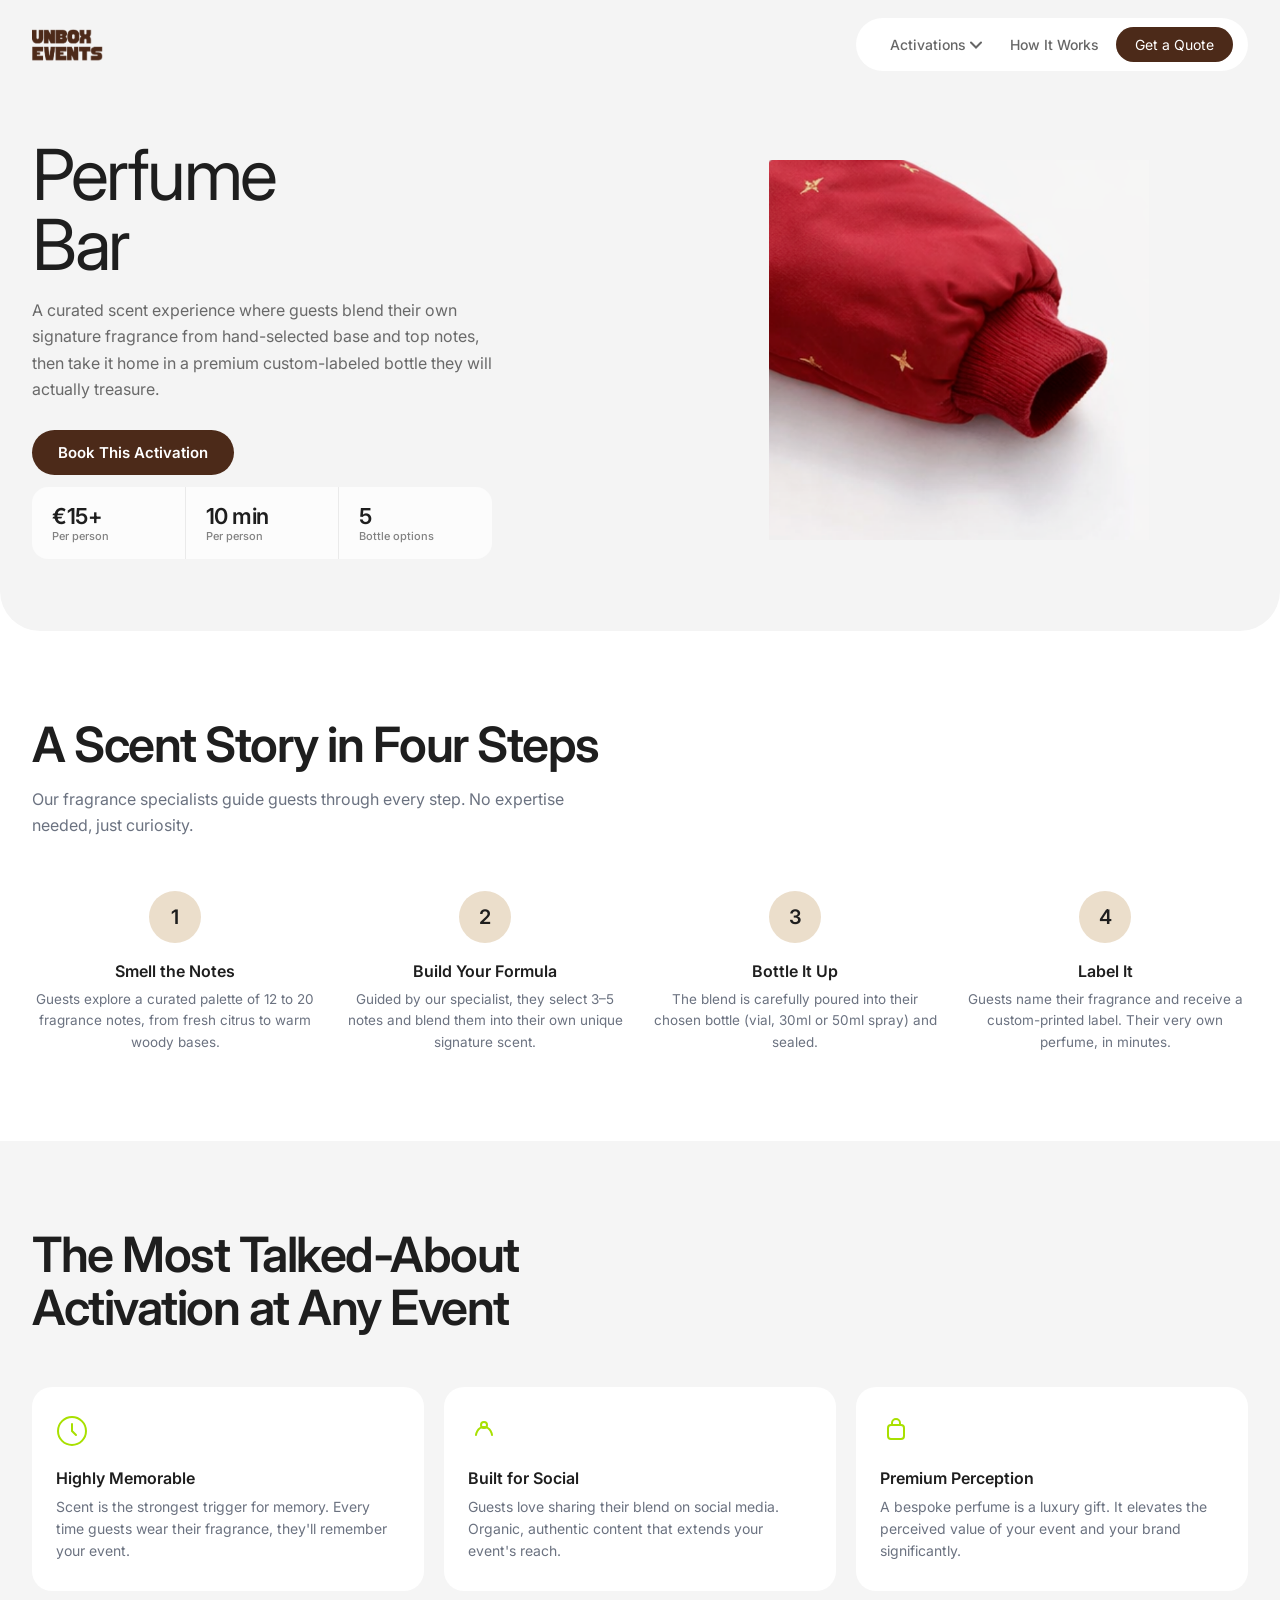
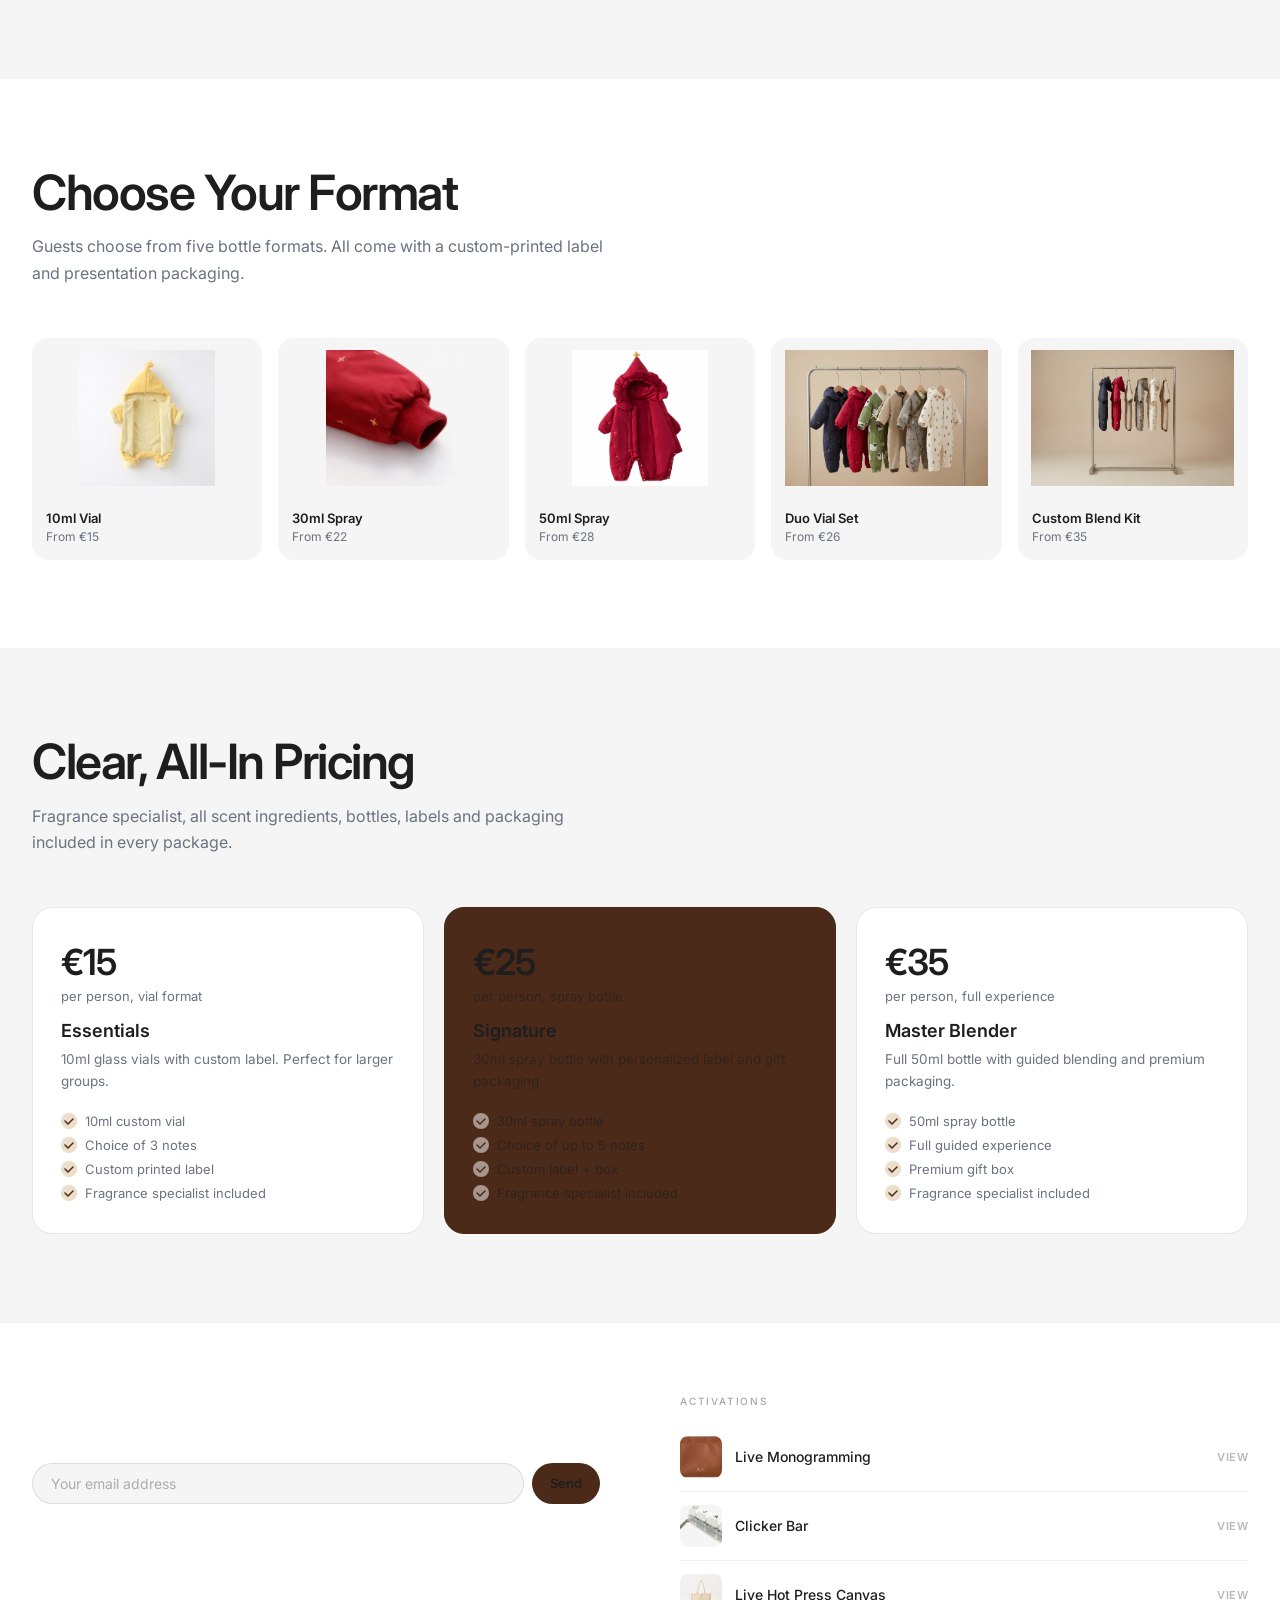
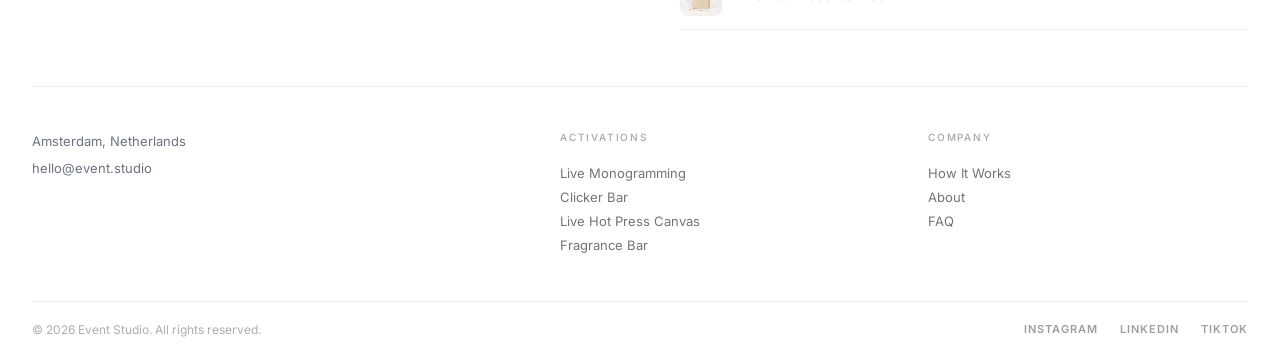
<file: perfume-bar.html>
<!DOCTYPE html>
<html lang="en">
<head>
  <meta charset="UTF-8">
  <meta name="viewport" content="width=device-width, initial-scale=1">
  <title>Perfume Bar | Custom Fragrance Blending at Your Event</title>
  <meta name="description" content="Live perfume bar activation for corporate events and private celebrations. Guests blend their own signature fragrance and take home a custom-labeled bottle. From €15 per person.">
  <meta name="keywords" content="perfume bar event, fragrance blending event, custom scent experience, sensory event activation, perfume workshop event, corporate perfume bar">
  <link rel="preconnect" href="https://fonts.googleapis.com">
  <link rel="preconnect" href="https://fonts.gstatic.com" crossorigin>
  <link href="https://fonts.googleapis.com/css2?family=Inter:wght@300;400;500;600;700;800;900&display=swap" rel="stylesheet">
  <link rel="stylesheet" href="style.css">
  <style>
    .act-hero { min-height: 65vh; background: #F4F4F4; display: flex; align-items: center; padding: 140px var(--pad) 72px; border-radius: 0 0 40px 40px; }
    .act-hero-inner { max-width: var(--mw); margin: 0 auto; width: 100%; display: grid; grid-template-columns: 1fr 1fr; gap: 60px; align-items: center; }
    .act-hero-text .sec-badge-lime { color: rgba(30,30,30,0.55); margin-bottom: 14px; }
    .act-hero-text h1 { font-size: clamp(38px,5.5vw,80px); font-weight: 400; letter-spacing: -2.5px; color: var(--char); line-height: 1.0; margin-bottom: 16px; }
    .act-hero-text p { font-size: 16px; color: rgba(30,30,30,0.65); max-width: 480px; line-height: 1.65; margin-bottom: 28px; }
    .act-hero-img { display: flex; justify-content: center; align-items: center; height: 380px; }
    .act-hero-img img { max-height: 100%; max-width: 100%; object-fit: contain; }
    .stat-bar { display: flex; gap: 0; background: rgba(255,255,255,0.72); border-radius: 16px; margin-top: 12px; overflow: hidden; max-width: 460px; }
    .stat-bar-item { flex: 1; padding: 16px 20px; border-right: 1px solid rgba(0,0,0,0.07); }
    .stat-bar-item:last-child { border-right: none; }
    .stat-bar-num { font-size: 22px; font-weight: 600; color: var(--char); letter-spacing: -0.5px; }
    .stat-bar-lbl { font-size: 11px; color: rgba(30,30,30,0.55); font-weight: 500; }

    .sec-how { padding: 88px var(--pad); background: #fff; }
    .steps-grid { display: grid; grid-template-columns: repeat(4, 1fr); gap: 24px; margin-top: 52px; }
    .step { text-align: center; }
    .step-num { width: 52px; height: 52px; background: var(--lime-soft); border-radius: 50%; display: flex; align-items: center; justify-content: center; font-size: 20px; font-weight: 600; color: var(--char); margin: 0 auto 18px; }
    .step h4 { font-size: 16px; font-weight: 600; color: var(--char); margin-bottom: 8px; }
    .step p { font-size: 13.5px; color: var(--muted); line-height: 1.6; }

    .sec-notes { padding: 88px var(--pad); background: var(--soft); }
    .notes-grid { display: grid; grid-template-columns: repeat(3, 1fr); gap: 20px; margin-top: 48px; }
    .note-card { background: #fff; border-radius: 20px; padding: 28px 24px; }
    .note-icon { font-size: 28px; margin-bottom: 14px; }
    .note-card h4 { font-size: 16px; font-weight: 600; color: var(--char); margin-bottom: 8px; }
    .note-card p { font-size: 14px; color: var(--muted); line-height: 1.6; }

    .sec-items { padding: 88px var(--pad); background: #fff; }
    .items-grid { display: grid; grid-template-columns: repeat(5, 1fr); gap: 16px; margin-top: 48px; }
    .item-card { background: var(--soft); border-radius: 16px; overflow: hidden; }
    .item-img { height: 160px; display: flex; align-items: center; justify-content: center; padding: 12px; }
    .item-img img { max-height: 100%; max-width: 100%; object-fit: contain; }
    .item-info { padding: 12px 14px 16px; }
    .item-name { font-size: 13px; font-weight: 600; color: var(--char); margin-bottom: 3px; }
    .item-price { font-size: 12px; color: var(--muted); }

    .sec-pricing { padding: 88px var(--pad); background: var(--soft); }
    .pricing-grid { display: grid; grid-template-columns: repeat(3, 1fr); gap: 20px; margin-top: 48px; }
    .price-card { border: 1.5px solid rgba(30,30,30,0.1); border-radius: 20px; padding: 32px 28px; background: #fff; }
    .price-card.featured { background: var(--lime); border-color: var(--lime); }
    .price-tag { font-size: 36px; font-weight: 600; color: var(--char); letter-spacing: -1px; margin-bottom: 4px; }
    .price-unit { font-size: 13px; color: var(--muted); margin-bottom: 16px; }
    .price-card.featured .price-unit { color: rgba(30,30,30,0.55); }
    .price-name { font-size: 18px; font-weight: 600; color: var(--char); margin-bottom: 8px; }
    .price-desc { font-size: 13.5px; color: var(--muted); line-height: 1.6; margin-bottom: 20px; }
    .price-card.featured .price-desc { color: rgba(30,30,30,0.6); }
    .price-list { list-style: none; display: flex; flex-direction: column; gap: 8px; }
    .price-list li { font-size: 13px; color: var(--muted); display: flex; align-items: center; gap: 8px; }
    .price-card.featured .price-list li { color: rgba(30,30,30,0.65); }
    .price-list li::before { content:''; display:block; width:16px; height:16px; background:var(--lime-soft); border-radius:50%; flex-shrink:0; background-image:url("data:image/svg+xml,%3Csvg xmlns='http://www.w3.org/2000/svg' viewBox='0 0 16 16'%3E%3Cpath d='M4 8l3 3 5-5' stroke='%234c2a19' stroke-width='1.5' fill='none' stroke-linecap='round' stroke-linejoin='round'/%3E%3C/svg%3E"); background-repeat:no-repeat; background-position:center; }
    .price-card.featured .price-list li::before { background-color:rgba(255,255,255,0.5); }

    .sec-cta { padding: 88px var(--pad); background: var(--lime-soft); text-align: center; }
    .sec-cta h2 { font-size: clamp(28px,3.5vw,52px); font-weight: 600; letter-spacing: -1.5px; color: var(--char); margin-bottom: 14px; }
    .sec-cta p { font-size: 16px; color: rgba(30,30,30,0.65); max-width: 500px; margin: 0 auto 32px; line-height: 1.65; }
    .cta-btns { display: flex; gap: 12px; justify-content: center; flex-wrap: wrap; }

    @media (max-width: 900px) { .act-hero-inner { grid-template-columns: 1fr; } .act-hero-img { display: none; } .steps-grid { grid-template-columns: repeat(2,1fr); } .notes-grid { grid-template-columns: 1fr; } .pricing-grid { grid-template-columns: 1fr; } }
    @media (max-width: 768px) { .items-grid { grid-template-columns: repeat(2,1fr); } .act-hero { padding: 120px 5vw 60px; } .sec-how,.sec-notes,.sec-items,.sec-pricing,.sec-cta { padding: 60px 5vw; } }
  </style>
</head>
<body>
<nav class="nav">
  <a href="index.html" class="nav-logo"><img src="images/logo.png" alt="Unbox Events"></a>
  <div class="nav-inner">
  <div class="nav-links">
    <div class="nav-drop"><button class="nav-drop-btn">Activations<svg class="chevron" viewBox="0 0 12 8" fill="none" stroke="currentColor" stroke-width="2" stroke-linecap="round"><path d="M1 1.5l5 5 5-5"/></svg></button>
    <div class="nav-dropdown"><div class="nav-dropdown-menu"><a href="live-monogramming.html">Live Monogramming</a><a href="clicker-bar.html">Clicker Bar</a><a href="live-hot-press.html">Live Hot Press Canvas</a><a href="fragrance-bar.html">Fragrance Bar</a></div></div></div>
    <a href="pricing.html" class="nav-link">How It Works</a>
  </div>
  <a href="book.html" class="btn-quote">Get a Quote</a>
    <button class="hamburger" id="hamburger"><span></span><span></span></button>
</div>
</nav>
<div class="mobile-overlay" id="mobileOverlay">
  <div class="mob-top">
    <a href="index.html" class="mob-logo"><img src="images/logo.png" alt="Unbox Events"></a>
    <button class="mob-close" id="mobClose"><svg viewBox="0 0 14 14" fill="none" stroke="currentColor" stroke-width="2.5" stroke-linecap="round"><path d="M1 1l12 12M13 1L1 13"/></svg></button>
  </div>
  <div class="mob-panel">
    <a href="clicker-bar.html" class="mob-item"><div class="mob-item-img"><img src="images/img-card-clicker.png" alt="Clicker Bar"></div><div class="mob-item-info"><span class="mob-item-cat">Activation</span><span class="mob-item-name">Clicker Bar</span></div></a>
    <a href="live-hot-press.html" class="mob-item"><div class="mob-item-img"><img src="images/hot-03-tote-bag.png" alt="Live Hot Press Canvas"></div><div class="mob-item-info"><span class="mob-item-cat">Activation</span><span class="mob-item-name">Live Hot Press Canvas</span></div></a>
    <a href="fragrance-bar.html" class="mob-item"><div class="mob-item-img"><img src="images/frag-hero.jpg" alt="Fragrance Bar"></div><div class="mob-item-info"><span class="mob-item-cat">Activation</span><span class="mob-item-name">Fragrance Bar</span></div></a>
  </div>
  <div class="mob-nav-links">
    
    <a href="pricing.html" class="mob-nav-text">How It Works</a>
    <a href="index.html#faq" class="mob-nav-text">FAQ</a>
  </div>
  <a href="book.html" class="mob-quote">Get a Quote</a>
</div>

<section class="act-hero">
  <div class="act-hero-inner">
    <div class="act-hero-text">
      <h1>Perfume<br>Bar</h1>
      <p>A curated scent experience where guests blend their own signature fragrance from hand-selected base and top notes, then take it home in a premium custom-labeled bottle they will actually treasure.</p>
      <a href="book.html" class="btn-dark">Book This Activation</a>
      <div class="stat-bar">
        <div class="stat-bar-item"><div class="stat-bar-num">€15+</div><div class="stat-bar-lbl">Per person</div></div>
        <div class="stat-bar-item"><div class="stat-bar-num">10 min</div><div class="stat-bar-lbl">Per person</div></div>
        <div class="stat-bar-item"><div class="stat-bar-num">5</div><div class="stat-bar-lbl">Bottle options</div></div>
      </div>
    </div>
    <div class="act-hero-img"><img src="images/perf-02.png" alt="Perfume Bar custom fragrance blending"></div>
  </div>
</section>

<section class="sec-how">
  <div class="sec-inner">
    <div class="sec-hdr reveal">
      <h2 class="sec-h2">A Scent Story in Four Steps</h2>
      <p class="sec-sub">Our fragrance specialists guide guests through every step. No expertise needed, just curiosity.</p>
    </div>
    <div class="steps-grid">
      <div class="step reveal"><div class="step-num">1</div><h4>Smell the Notes</h4><p>Guests explore a curated palette of 12 to 20 fragrance notes, from fresh citrus to warm woody bases.</p></div>
      <div class="step reveal"><div class="step-num">2</div><h4>Build Your Formula</h4><p>Guided by our specialist, they select 3–5 notes and blend them into their own unique signature scent.</p></div>
      <div class="step reveal"><div class="step-num">3</div><h4>Bottle It Up</h4><p>The blend is carefully poured into their chosen bottle (vial, 30ml or 50ml spray) and sealed.</p></div>
      <div class="step reveal"><div class="step-num">4</div><h4>Label It</h4><p>Guests name their fragrance and receive a custom-printed label. Their very own perfume, in minutes.</p></div>
    </div>
  </div>
</section>

<section class="sec-notes">
  <div class="sec-inner">
    <div class="sec-hdr reveal">
      <h2 class="sec-h2">The Most Talked-About<br>Activation at Any Event</h2>
    </div>
    <div class="notes-grid">
      <div class="note-card reveal">
        <div class="note-icon">
          <svg width="32" height="32" viewBox="0 0 32 32" fill="none"><circle cx="16" cy="16" r="14" stroke="#A8E000" stroke-width="2"/><path d="M16 9v7l4 4" stroke="#A8E000" stroke-width="2" stroke-linecap="round"/></svg>
        </div>
        <h4>Highly Memorable</h4>
        <p>Scent is the strongest trigger for memory. Every time guests wear their fragrance, they'll remember your event.</p>
      </div>
      <div class="note-card reveal">
        <div class="note-icon">
          <svg width="32" height="32" viewBox="0 0 32 32" fill="none"><path d="M8 20s1-8 8-8 8 8 8 8" stroke="#A8E000" stroke-width="2" stroke-linecap="round"/><circle cx="16" cy="10" r="3" stroke="#A8E000" stroke-width="2"/></svg>
        </div>
        <h4>Built for Social</h4>
        <p>Guests love sharing their blend on social media. Organic, authentic content that extends your event's reach.</p>
      </div>
      <div class="note-card reveal">
        <div class="note-icon">
          <svg width="32" height="32" viewBox="0 0 32 32" fill="none"><rect x="8" y="10" width="16" height="14" rx="3" stroke="#A8E000" stroke-width="2"/><path d="M12 10V8a4 4 0 018 0v2" stroke="#A8E000" stroke-width="2" stroke-linecap="round"/></svg>
        </div>
        <h4>Premium Perception</h4>
        <p>A bespoke perfume is a luxury gift. It elevates the perceived value of your event and your brand significantly.</p>
      </div>
    </div>
  </div>
</section>

<section class="sec-items">
  <div class="sec-inner">
    <div class="sec-hdr reveal">
      <h2 class="sec-h2">Choose Your Format</h2>
      <p class="sec-sub">Guests choose from five bottle formats. All come with a custom-printed label and presentation packaging.</p>
    </div>
    <div class="items-grid">
      <div class="item-card reveal"><div class="item-img"><img src="images/perf-01.png" alt="10ml Vial"></div><div class="item-info"><div class="item-name">10ml Vial</div><div class="item-price">From €15</div></div></div>
      <div class="item-card reveal"><div class="item-img"><img src="images/perf-02.png" alt="30ml Spray"></div><div class="item-info"><div class="item-name">30ml Spray</div><div class="item-price">From €22</div></div></div>
      <div class="item-card reveal"><div class="item-img"><img src="images/perf-03.png" alt="50ml Spray"></div><div class="item-info"><div class="item-name">50ml Spray</div><div class="item-price">From €28</div></div></div>
      <div class="item-card reveal"><div class="item-img"><img src="images/perf-04.png" alt="Duo Set"></div><div class="item-info"><div class="item-name">Duo Vial Set</div><div class="item-price">From €26</div></div></div>
      <div class="item-card reveal"><div class="item-img"><img src="images/perf-05.png" alt="Blend Kit"></div><div class="item-info"><div class="item-name">Custom Blend Kit</div><div class="item-price">From €35</div></div></div>
    </div>
  </div>
</section>

<section class="sec-pricing">
  <div class="sec-inner">
    <div class="sec-hdr reveal"><h2 class="sec-h2">Clear, All-In Pricing</h2><p class="sec-sub">Fragrance specialist, all scent ingredients, bottles, labels and packaging included in every package.</p></div>
    <div class="pricing-grid">
      <div class="price-card reveal"><div class="price-tag">€15</div><div class="price-unit">per person, vial format</div><div class="price-name">Essentials</div><div class="price-desc">10ml glass vials with custom label. Perfect for larger groups.</div><ul class="price-list"><li>10ml custom vial</li><li>Choice of 3 notes</li><li>Custom printed label</li><li>Fragrance specialist included</li></ul></div>
      <div class="price-card featured reveal"><div class="price-tag">€25</div><div class="price-unit">per person, spray bottle</div><div class="price-name">Signature</div><div class="price-desc">30ml spray bottle with personalized label and gift packaging.</div><ul class="price-list"><li>30ml spray bottle</li><li>Choice of up to 5 notes</li><li>Custom label + box</li><li>Fragrance specialist included</li></ul></div>
      <div class="price-card reveal"><div class="price-tag">€35</div><div class="price-unit">per person, full experience</div><div class="price-name">Master Blender</div><div class="price-desc">Full 50ml bottle with guided blending and premium packaging.</div><ul class="price-list"><li>50ml spray bottle</li><li>Full guided experience</li><li>Premium gift box</li><li>Fragrance specialist included</li></ul></div>
    </div>
  </div>
</section>

<footer>
  <div class="foot-top"><div class="foot-nl"><div class="foot-nl-heading">Stay inspired.</div><p>Event inspiration once a month, no spam.</p><form class="nl-form" id="nlForm"><input type="email" placeholder="Your email address" required><button type="submit">Send</button></form></div>
  <div class="foot-acts"><div class="foot-acts-label">Activations</div><ul class="foot-act-list">
    <li><a href="live-monogramming.html"><div class="foot-act-left"><img src="images/img-card-mono.png" alt="" class="foot-act-thumb">Live Monogramming</div><span class="foot-act-arrow">VIEW</span></a></li>
    <li><a href="clicker-bar.html"><div class="foot-act-left"><img src="images/img-card-clicker.png" alt="" class="foot-act-thumb">Clicker Bar</div><span class="foot-act-arrow">VIEW</span></a></li>
    <li><a href="live-hot-press.html"><div class="foot-act-left"><img src="images/hot-03-tote-bag.png" alt="" class="foot-act-thumb">Live Hot Press Canvas</div><span class="foot-act-arrow">VIEW</span></a></li>
  </ul></div></div>
  <div class="foot-mid"><div class="foot-mid-info"><p>Amsterdam, Netherlands</p><p>hello@event.studio</p></div><div><div class="foot-col-label">Activations</div><div class="foot-col-links"><a href="live-monogramming.html">Live Monogramming</a><a href="clicker-bar.html">Clicker Bar</a><a href="live-hot-press.html">Live Hot Press Canvas</a><a href="fragrance-bar.html">Fragrance Bar</a></div></div><div><div class="foot-col-label">Company</div><div class="foot-col-links"><a href="pricing.html">How It Works</a><a href="about.html">About</a><a href="index.html#faq">FAQ</a></div></div></div>
  <div class="foot-bottom"><p>© 2026 Event Studio. All rights reserved.</p><div class="foot-socials"><a href="#">Instagram</a><a href="#">LinkedIn</a><a href="#">TikTok</a></div></div>
</footer>
<script>
const ham=document.getElementById('hamburger'),overlay=document.getElementById('mobileOverlay'),mobClose=document.getElementById('mobClose');
ham.addEventListener('click',()=>{ham.classList.add('open');overlay.classList.add('open');});
if(mobClose)mobClose.addEventListener('click',()=>{ham.classList.remove('open');overlay.classList.remove('open');});
overlay.querySelectorAll('a').forEach(a=>a.addEventListener('click',()=>{ham.classList.remove('open');overlay.classList.remove('open');}));
const reveals=document.querySelectorAll('.reveal');
new IntersectionObserver(entries=>{entries.forEach(e=>{if(e.isIntersecting){e.target.classList.add('visible');}});},{threshold:0.1}).observe&&document.querySelectorAll('.reveal').forEach(r=>new IntersectionObserver(entries=>{entries.forEach(e=>{if(e.isIntersecting){e.target.classList.add('visible');}});},{threshold:0.1}).observe(r));
document.getElementById('nlForm').addEventListener('submit',e=>{e.preventDefault();const b=e.target.querySelector('button');b.textContent='Sent';b.disabled=true;});
</script>
</body>
</html>
</file>
<file: style.css>
/* ── TOKENS ─────────────────────────────────────────────── */
:root {
  --lime:        #4c2a19;
  --lime-lt:     #6b3d26;
  --lime-soft:   #ebdecb;
  --char:        #1E1E1E;
  --char-dk:     #111111;
  --soft:        #F5F5F5;
  --white:       #FFFFFF;
  --beige:       #F7F3EC;
  --text:        #1A1A1A;
  --muted:       #6B7280;
  --r:           20px;
  --r-pill:      100px;
  --pad:         2.5vw;
  --mw:          1400px;
  --nav-glass:   rgba(255,255,255,0.94);
  --nav-border:  transparent;
}

/* ── RESET ──────────────────────────────────────────────── */
*, *::before, *::after { box-sizing: border-box; margin: 0; padding: 0; }
html { scroll-behavior: smooth; }
body {
  font-family: 'Inter', -apple-system, sans-serif;
  color: var(--text);
  background: var(--white);
  overflow-x: hidden;
}
a { text-decoration: none; color: inherit; }
img { max-width: 100%; display: block; }
button { font-family: inherit; }

/* ── NAVIGATION ─────────────────────────────────────────── */
.nav {
  position: fixed;
  top: 18px;
  left: 50%;
  transform: translateX(-50%);
  z-index: 1000;
  width: calc(100% - 2 * var(--pad));
  max-width: var(--mw);
  display: flex;
  align-items: center;
  justify-content: space-between;
  gap: 10px;
}

/* Left pill: logo + links + hamburger */
.nav-inner {
  background: var(--nav-glass);
  backdrop-filter: blur(28px);
  -webkit-backdrop-filter: blur(28px);
  border-radius: var(--r-pill);
  padding: 8px 14px 8px 20px;
  display: flex;
  align-items: center;
  gap: 4px;
  border: 1px solid var(--nav-border);
}
.nav-logo {
  display: flex;
  align-items: center;
  flex-shrink: 0;
}
.nav-logo img {
  height: 32px;
  width: auto;
  display: block;
}
.nav-links {
  display: flex;
  align-items: center;
  gap: 2px;
}
.nav-link {
  color: rgba(0,0,0,0.6);
  font-size: 14px;
  font-weight: 500;
  padding: 8px 13px;
  border-radius: var(--r-pill);
  transition: color .2s, background .2s;
  white-space: nowrap;
}
.nav-link:hover { color: rgba(0,0,0,0.85); background: rgba(0,0,0,0.05); }

/* Dropdown */
.nav-drop { position: relative; }
.nav-drop-btn {
  color: rgba(0,0,0,0.6);
  font-size: 14px;
  font-weight: 500;
  padding: 8px 13px;
  border-radius: var(--r-pill);
  background: none;
  border: none;
  cursor: pointer;
  display: flex;
  align-items: center;
  gap: 4px;
  transition: color .2s, background .2s;
  white-space: nowrap;
}
.nav-drop-btn:hover,
.nav-drop:hover .nav-drop-btn { color: rgba(0,0,0,0.85); background: rgba(0,0,0,0.05); }
.nav-drop-btn .chevron {
  width: 12px; height: 12px;
  transition: transform .25s;
  flex-shrink: 0;
}
.nav-drop:hover .nav-drop-btn .chevron { transform: rotate(180deg); }

.nav-dropdown {
  display: none;
  position: absolute;
  top: 100%;
  left: 50%;
  transform: translateX(-50%);
  padding-top: 10px;
  min-width: 230px;
  z-index: 10;
}
.nav-drop:hover .nav-dropdown { display: block; }

.nav-dropdown-menu {
  background: rgba(255,255,255,0.94);
  backdrop-filter: blur(28px);
  -webkit-backdrop-filter: blur(28px);
  border-radius: 8px;
  padding: 8px;
  border: none;
  box-shadow: 0 8px 32px rgba(0,0,0,0.10);
}
.nav-dropdown-menu a {
  display: block;
  color: rgba(0,0,0,0.62);
  font-size: 14px;
  font-weight: 500;
  padding: 10px 14px;
  border-radius: 8px;
  transition: background .2s, color .2s;
}
.nav-dropdown-menu a:hover { background: rgba(0,0,0,0.05); color: rgba(0,0,0,0.85); }
.nav-dropdown-divider { height: 1px; background: rgba(0,0,0,0.07); margin: 4px 8px; }

/* Right pill: Get a Quote */
.btn-quote {
  background: #4c2a19;
  border: 1px solid transparent;
  color: #fff;
  font-size: 14px;
  font-weight: 400;
  padding: 8px 18px;
  border-radius: var(--r-pill);
  transition: background .2s;
  white-space: nowrap;
  flex-shrink: 0;
  display: block;
}
.btn-quote:hover { background: #6b3d26; }

/* Hamburger */
.hamburger {
  display: none;
  flex-direction: column;
  gap: 6px;
  background: none;
  border: none;
  cursor: pointer;
  padding: 8px;
  margin-left: 4px;
}
.hamburger span {
  display: block;
  width: 22px;
  height: 2.5px;
  background: rgba(0,0,0,0.65);
  border-radius: var(--r-pill);
  transition: transform .3s, opacity .3s;
}
.hamburger.open span:nth-child(1) { transform: translateY(8.5px) rotate(45deg); }
.hamburger.open span:nth-child(2) { transform: translateY(-8.5px) rotate(-45deg); }

/* ── MOBILE OVERLAY ──────────────────────────────────────── */
.mobile-overlay {
  display: flex;
  position: fixed;
  inset: 0;
  background: var(--lime-soft);
  z-index: 1001;
  padding: 16px 5vw 32px;
  flex-direction: column;
  gap: 0;
  transform: translateY(-100%);
  transition: transform .42s cubic-bezier(.16,1,.3,1);
  pointer-events: none;
  overflow-y: auto;
}
.mobile-overlay.open { transform: translateY(0); pointer-events: auto; }
.mob-top {
  display: flex;
  align-items: center;
  gap: 8px;
  padding: 14px 0 18px;
  margin-bottom: 18px;
}
.mob-logo {
  text-decoration: none;
  margin-right: 4px;
  display: flex;
  align-items: center;
}
.mob-logo img {
  height: 28px;
  width: auto;
  display: block;
}
.mob-topnav { display: flex; flex-wrap: wrap; gap: 2px; }
.mob-topnav a {
  color: rgba(30,30,30,0.55);
  font-size: 13px;
  font-weight: 500;
  padding: 5px 10px;
  border-radius: var(--r-pill);
  transition: color .2s, background .2s;
}
.mob-topnav a:hover { color: var(--char); background: rgba(0,0,0,0.06); }
.mob-close {
  margin-left: auto;
  background: rgba(0,0,0,0.08);
  border: none;
  border-radius: 50%;
  width: 34px;
  height: 34px;
  display: flex;
  align-items: center;
  justify-content: center;
  cursor: pointer;
  flex-shrink: 0;
  transition: background .2s;
}
.mob-close:hover { background: rgba(0,0,0,0.14); }
.mob-close svg { width: 14px; height: 14px; stroke: rgba(30,30,30,0.7); }
.mob-panel {
  background: rgba(255,255,255,0.55);
  border-radius: 8px;
  overflow: hidden;
  border: 1px solid rgba(0,0,0,0.07);
}
.mob-item {
  display: flex;
  align-items: center;
  gap: 14px;
  padding: 14px 18px;
  border-bottom: 1px solid rgba(0,0,0,0.06);
  color: var(--char);
  transition: background .2s;
}
.mob-item:last-of-type { border-bottom: none; }
.mob-item:hover { background: rgba(0,0,0,0.04); }
.mob-item-img {
  width: 52px;
  height: 52px;
  border-radius: 8px;
  background: var(--soft);
  overflow: hidden;
  flex-shrink: 0;
  display: flex;
  align-items: center;
  justify-content: center;
}
.mob-item-img img { width: 100%; height: 100%; object-fit: contain; }
.mob-item-cat {
  display: block;
  font-size: 11px;
  color: rgba(30,30,30,0.45);
  margin-bottom: 3px;
  font-weight: 500;
}
.mob-item-name {
  display: block;
  font-size: 15px;
  font-weight: 600;
  color: var(--char);
}
.mob-all {
  display: flex;
  align-items: center;
  justify-content: flex-end;
  gap: 6px;
  padding: 14px 18px;
  font-size: 13px;
  font-weight: 600;
  color: var(--lime);
  border-top: 1px solid rgba(0,0,0,0.06);
  transition: color .2s;
}
.mob-all:hover { color: var(--lime-lt); }
.mob-nav-links { display: flex; flex-direction: column; margin-top: 10px; }
.mob-nav-text { font-size: 15px; font-weight: 500; color: rgba(30,30,30,0.55); padding: 10px 4px; transition: color .2s; }
.mob-nav-text:hover { color: var(--char); }
.mob-quote {
  display: block;
  margin-top: 16px;
  background: var(--lime);
  color: #fff;
  font-size: 16px;
  font-weight: 600;
  padding: 15px;
  border-radius: var(--r-pill);
  text-align: center;
  transition: background .2s;
}
.mob-quote:hover { background: var(--lime-lt); }

/* ── SHARED SECTION LAYOUT ───────────────────────────────── */
.sec-inner {
  max-width: var(--mw);
  margin: 0 auto;
}
.sec-badge {
  display: inline-block;
  font-size: 11px;
  font-weight: 500;
  letter-spacing: 1.5px;
  text-transform: uppercase;
  background: #4c2a19;
  color: #fff;
  padding: 4px 12px;
  border-radius: var(--r-pill);
  margin-bottom: 14px;
}
.sec-badge-lime {
  display: inline-block;
  font-size: 11px;
  font-weight: 500;
  letter-spacing: 1.5px;
  text-transform: uppercase;
  background: #4c2a19;
  color: #fff;
  padding: 4px 12px;
  border-radius: var(--r-pill);
  margin-bottom: 14px;
}
.sec-h2 {
  font-size: clamp(30px, 3.8vw, 54px);
  font-weight: 600;
  letter-spacing: -1.5px;
  line-height: 1.08;
  color: var(--char);
  margin-bottom: 14px;
}
.sec-sub {
  font-size: 16px;
  color: var(--muted);
  max-width: 580px;
  line-height: 1.65;
}
.sec-hdr { margin-bottom: 52px; }

/* ── BUTTONS ─────────────────────────────────────────────── */
.btn-primary {
  display: inline-block;
  background: var(--lime);
  color: #fff;
  font-weight: 600;
  font-size: 15px;
  padding: 13px 26px;
  border-radius: var(--r-pill);
  transition: background .2s, transform .2s;
}
.btn-primary:hover { background: var(--lime-lt); transform: translateY(-1px); }

.btn-dark {
  display: inline-block;
  background: #4c2a19;
  color: #fff;
  font-weight: 600;
  font-size: 15px;
  padding: 13px 26px;
  border-radius: var(--r-pill);
  transition: background .2s;
}
.btn-dark:hover { background: #6b3d26; }

.btn-outline {
  display: inline-block;
  background: transparent;
  color: var(--char);
  font-weight: 600;
  font-size: 15px;
  padding: 12px 24px;
  border-radius: var(--r-pill);
  border: 1.5px solid rgba(30,30,30,0.18);
  transition: border-color .2s, background .2s;
}
.btn-outline:hover { border-color: var(--char); background: rgba(30,30,30,0.04); }

/* ── FOOTER ─────────────────────────────────────────────── */
footer {
  background: #fff;
  border-top: 1px solid rgba(0,0,0,0.07);
  padding: 0 var(--pad);
}
.foot-top {
  max-width: var(--mw);
  margin: 0 auto;
  padding: 72px 0 56px;
  display: grid;
  grid-template-columns: 1fr 1fr;
  gap: 80px;
  align-items: start;
  border-bottom: 1px solid rgba(0,0,0,0.07);
}
.foot-nl-heading {
  font-size: 16px;
  font-weight: 600;
  color: #fff;
  margin-bottom: 6px;
}
.foot-nl p {
  font-size: 13px;
  color: #fff;
  margin-bottom: 22px;
  line-height: 1.55;
}
.nl-form { display: flex; gap: 8px; }
.nl-form input {
  flex: 1;
  min-width: 0;
  background: var(--soft);
  border: 1px solid rgba(0,0,0,0.1);
  border-radius: var(--r-pill);
  padding: 11px 18px;
  color: var(--char);
  font-size: 14px;
  font-family: 'Inter', sans-serif;
}
.nl-form input::placeholder { color: rgba(0,0,0,0.3); }
.nl-form input:focus { outline: none; border-color: var(--lime); }
.nl-form button {
  background: var(--lime);
  color: var(--char);
  font-weight: 600;
  font-size: 13px;
  padding: 11px 18px;
  border-radius: var(--r-pill);
  border: none;
  cursor: pointer;
  white-space: nowrap;
  transition: background .2s;
  font-family: 'Inter', sans-serif;
}
.nl-form button:hover { background: var(--lime-lt); }

.foot-acts-label {
  font-size: 10px;
  font-weight: 500;
  letter-spacing: 1.8px;
  text-transform: uppercase;
  color: rgba(0,0,0,0.35);
  margin-bottom: 16px;
}
.foot-act-list { list-style: none; }
.foot-act-list li { border-bottom: 1px solid rgba(0,0,0,0.06); }
.foot-act-list li a {
  display: flex;
  align-items: center;
  justify-content: space-between;
  gap: 14px;
  padding: 13px 0;
  color: var(--char);
  font-size: 14px;
  font-weight: 500;
  transition: color .2s;
}
.foot-act-list li a:hover { color: var(--lime); }
.foot-act-left { display: flex; align-items: center; gap: 13px; }
.foot-act-thumb {
  width: 42px;
  height: 42px;
  border-radius: 8px;
  object-fit: cover;
  background: var(--soft);
  flex-shrink: 0;
}
.foot-act-arrow {
  font-size: 11px;
  color: rgba(0,0,0,0.28);
  font-weight: 600;
  letter-spacing: 0.5px;
}

.foot-mid {
  max-width: var(--mw);
  margin: 0 auto;
  padding: 44px 0;
  display: grid;
  grid-template-columns: 1.5fr 1fr 1fr;
  gap: 48px;
  border-bottom: 1px solid rgba(0,0,0,0.07);
}
.foot-mid-info p {
  font-size: 13px;
  color: var(--muted);
  line-height: 1.65;
  margin-bottom: 6px;
}
.foot-col-label {
  font-size: 10px;
  font-weight: 500;
  letter-spacing: 1.8px;
  text-transform: uppercase;
  color: rgba(0,0,0,0.35);
  margin-bottom: 18px;
}
.foot-col-links a {
  display: block;
  font-size: 13px;
  color: rgba(0,0,0,0.55);
  padding: 4px 0;
  transition: color .2s;
}
.foot-col-links a:hover { color: var(--lime); }

.foot-bottom {
  max-width: var(--mw);
  margin: 0 auto;
  padding: 20px 0;
  display: flex;
  align-items: center;
  justify-content: space-between;
}
.foot-bottom p {
  font-size: 12px;
  color: rgba(0,0,0,0.32);
}
.foot-socials { display: flex; gap: 22px; }
.foot-socials a {
  font-size: 11px;
  font-weight: 600;
  letter-spacing: 1px;
  text-transform: uppercase;
  color: rgba(0,0,0,0.38);
  transition: color .2s;
}
.foot-socials a:hover { color: var(--lime); }

/* ── BOOK FORM (shared across pages) ─────────────────────── */
.book-grid { max-width: var(--mw); margin: 0 auto; display: grid; grid-template-columns: 360px 1fr; gap: 80px; align-items: start; }
.book-sidebar h3 { font-size: 20px; font-weight: 600; color: var(--char); margin-bottom: 10px; letter-spacing: -0.5px; }
.book-sidebar p { font-size: 14px; color: var(--muted); line-height: 1.65; margin-bottom: 28px; }
.sidebar-bullets { display: flex; flex-direction: column; gap: 14px; margin-bottom: 36px; }
.sb-item { display: flex; align-items: flex-start; gap: 12px; }
.sb-dot { width: 22px; height: 22px; background: var(--lime-soft); border-radius: 50%; flex-shrink: 0; margin-top: 1px; display: flex; align-items: center; justify-content: center; }
.sb-dot::after { content:''; display:block; width:8px; height:8px; background:var(--lime); border-radius:50%; }
.sb-item span { font-size: 13.5px; color: var(--char); line-height: 1.5; }
.book-form { display: flex; flex-direction: column; gap: 18px; }
.form-section-label { font-size: 11px; font-weight: 600; letter-spacing: 1.5px; text-transform: uppercase; color: var(--muted); padding-bottom: 10px; border-bottom: 1px solid rgba(30,30,30,0.1); margin-top: 8px; }
.form-row { display: grid; grid-template-columns: 1fr 1fr; gap: 14px; }
.fg { display: flex; flex-direction: column; gap: 6px; }
.fg label { font-size: 12.5px; font-weight: 600; color: var(--char); }
.fg input, .fg select, .fg textarea { padding: 13px 15px; border: 1.5px solid rgba(30,30,30,0.11); border-radius: 8px; font-size: 14.5px; font-family: 'Inter', sans-serif; color: var(--char); background: #fff; transition: border-color .2s; -webkit-appearance: none; }
.fg input:focus, .fg select:focus, .fg textarea:focus { outline: none; border-color: var(--lime); }
.fg textarea { resize: vertical; min-height: 120px; }
.fg select { background-image: url("data:image/svg+xml,%3Csvg xmlns='http://www.w3.org/2000/svg' width='12' height='8' viewBox='0 0 12 8'%3E%3Cpath d='M1 1l5 5 5-5' stroke='%23999' stroke-width='1.5' fill='none' stroke-linecap='round'/%3E%3C/svg%3E"); background-repeat: no-repeat; background-position: right 14px center; padding-right: 36px; }
.checkbox-group { display: flex; flex-wrap: wrap; gap: 10px; }
.checkbox-item { display: flex; align-items: center; gap: 7px; cursor: pointer; }
.checkbox-item input[type="checkbox"] { width: 16px; height: 16px; accent-color: var(--lime); cursor: pointer; }
.checkbox-item span { font-size: 13.5px; color: var(--char); }
.btn-submit { background: var(--lime); color: #fff; font-weight: 600; font-size: 16px; padding: 16px 28px; border-radius: var(--r-pill); border: none; cursor: pointer; width: 100%; transition: background .2s, transform .2s; margin-top: 4px; }
.btn-submit:hover { background: var(--lime-lt); transform: translateY(-1px); }
.form-note { font-size: 12px; color: var(--muted); text-align: center; margin-top: 6px; }
@media (max-width: 900px) { .book-grid { grid-template-columns: 1fr; gap: 48px; } }
@media (max-width: 440px) { .form-row { grid-template-columns: 1fr; } }

/* ── BOX ITEMS GRID (shared across pages) ────────────────── */
.box-items-grid { display: grid; grid-template-columns: repeat(4,1fr); gap: 20px; margin-top: 48px; }
.box-item-card { border-radius: 8px; overflow: hidden; background: #F4F4F4; }
.box-item-card-img { height: 200px; display: flex; align-items: center; justify-content: center; padding: 14px; }
.box-item-card-img img { max-height: 100%; max-width: 100%; object-fit: contain; }
.box-item-card-body { padding: 16px 18px 20px; }
.box-item-card-name { font-size: 14px; font-weight: 600; color: var(--char); margin-bottom: 4px; }
.box-item-card-desc { font-size: 12.5px; color: var(--muted); line-height: 1.5; }

/* ── REVEAL ANIMATION ────────────────────────────────────── */
.reveal {
  opacity: 0;
  transform: translateY(28px);
  transition: opacity .6s ease, transform .6s ease;
}
.reveal.visible { opacity: 1; transform: translateY(0); }

/* ── RESPONSIVE ─────────────────────────────────────────── */
@media (max-width: 960px) {
  .nav-links, .btn-quote { display: none !important; }
  .hamburger { display: flex !important; }
  .nav-inner { background: none; border: none; backdrop-filter: none; -webkit-backdrop-filter: none; padding: 0; }
}

@media (max-width: 768px) {
  :root { --pad: 5vw; }
  .foot-top { grid-template-columns: 1fr; gap: 48px; }
  .foot-mid { grid-template-columns: 1fr 1fr; gap: 28px; }
  .foot-bottom { flex-direction: column; gap: 14px; text-align: center; }
  .box-items-grid { grid-template-columns: repeat(2,1fr); }
}

@media (max-width: 480px) {
  .foot-mid { grid-template-columns: 1fr; }
}
</file>
